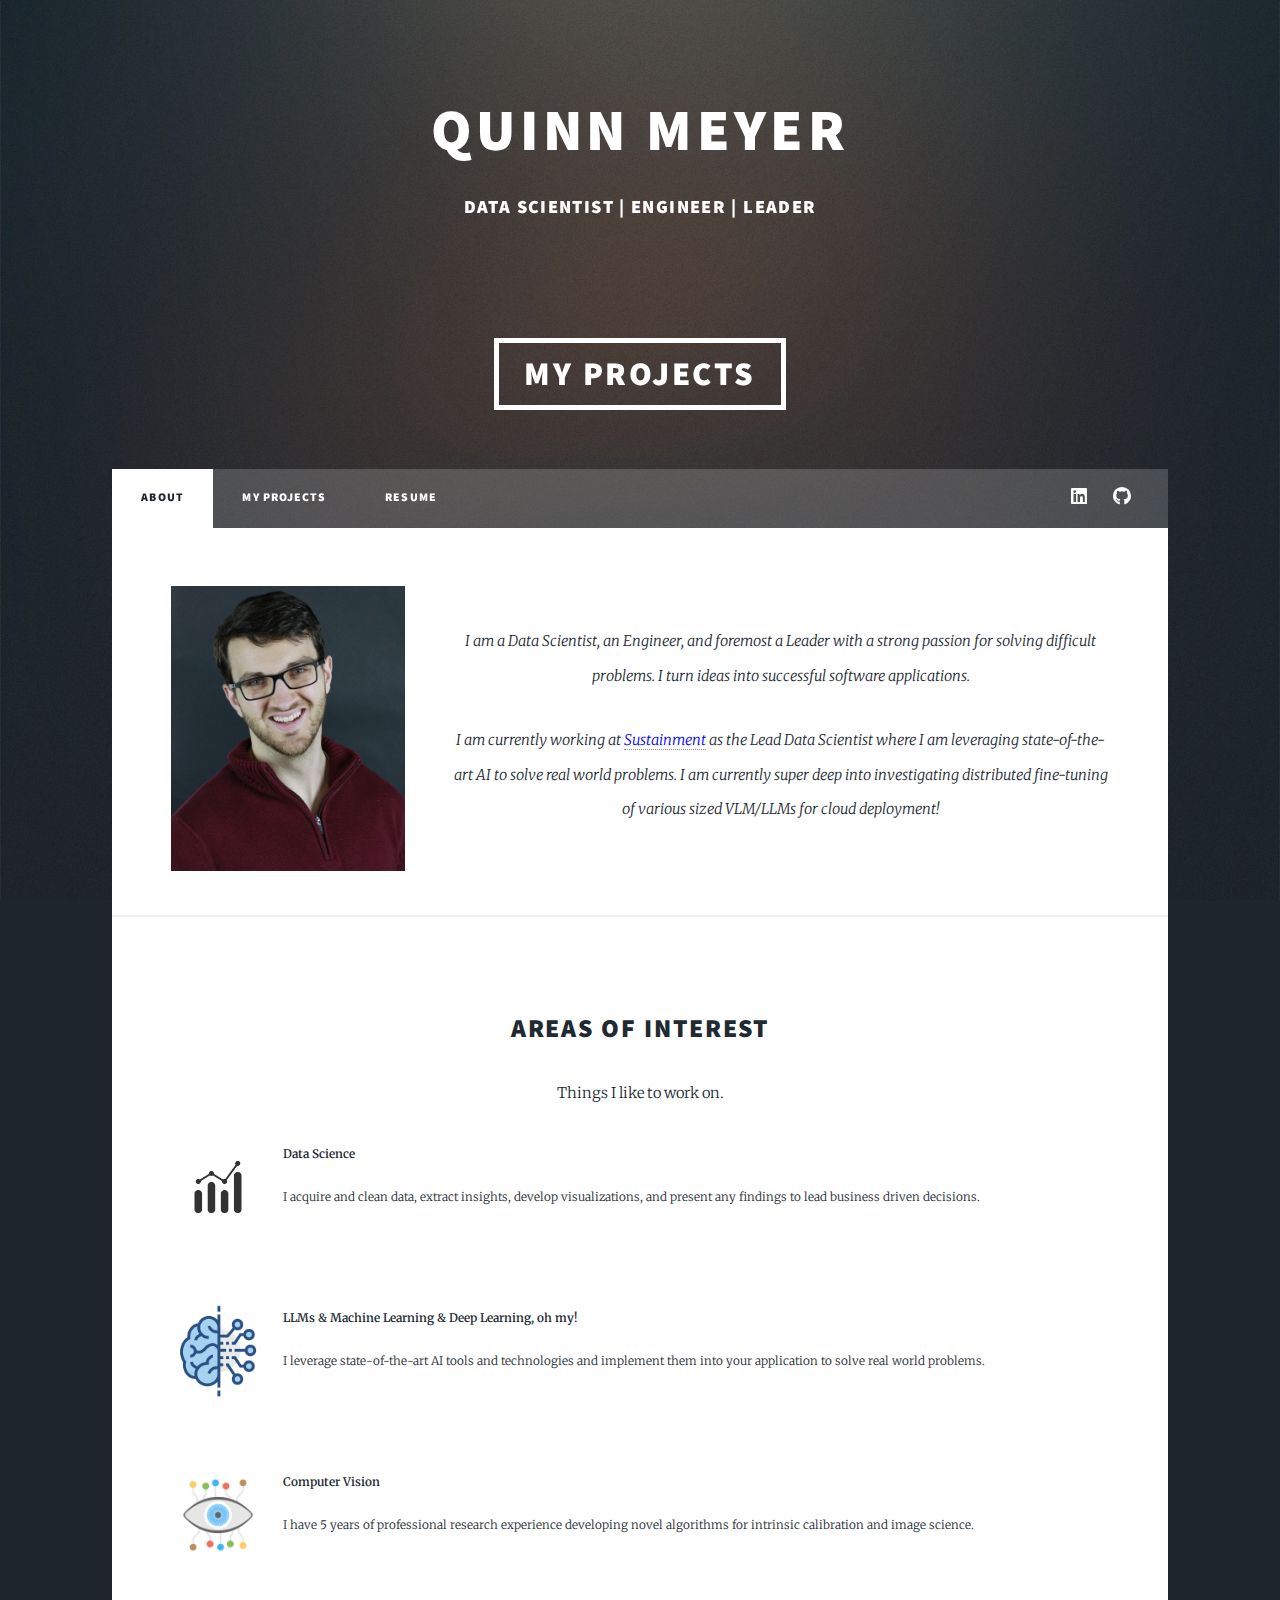
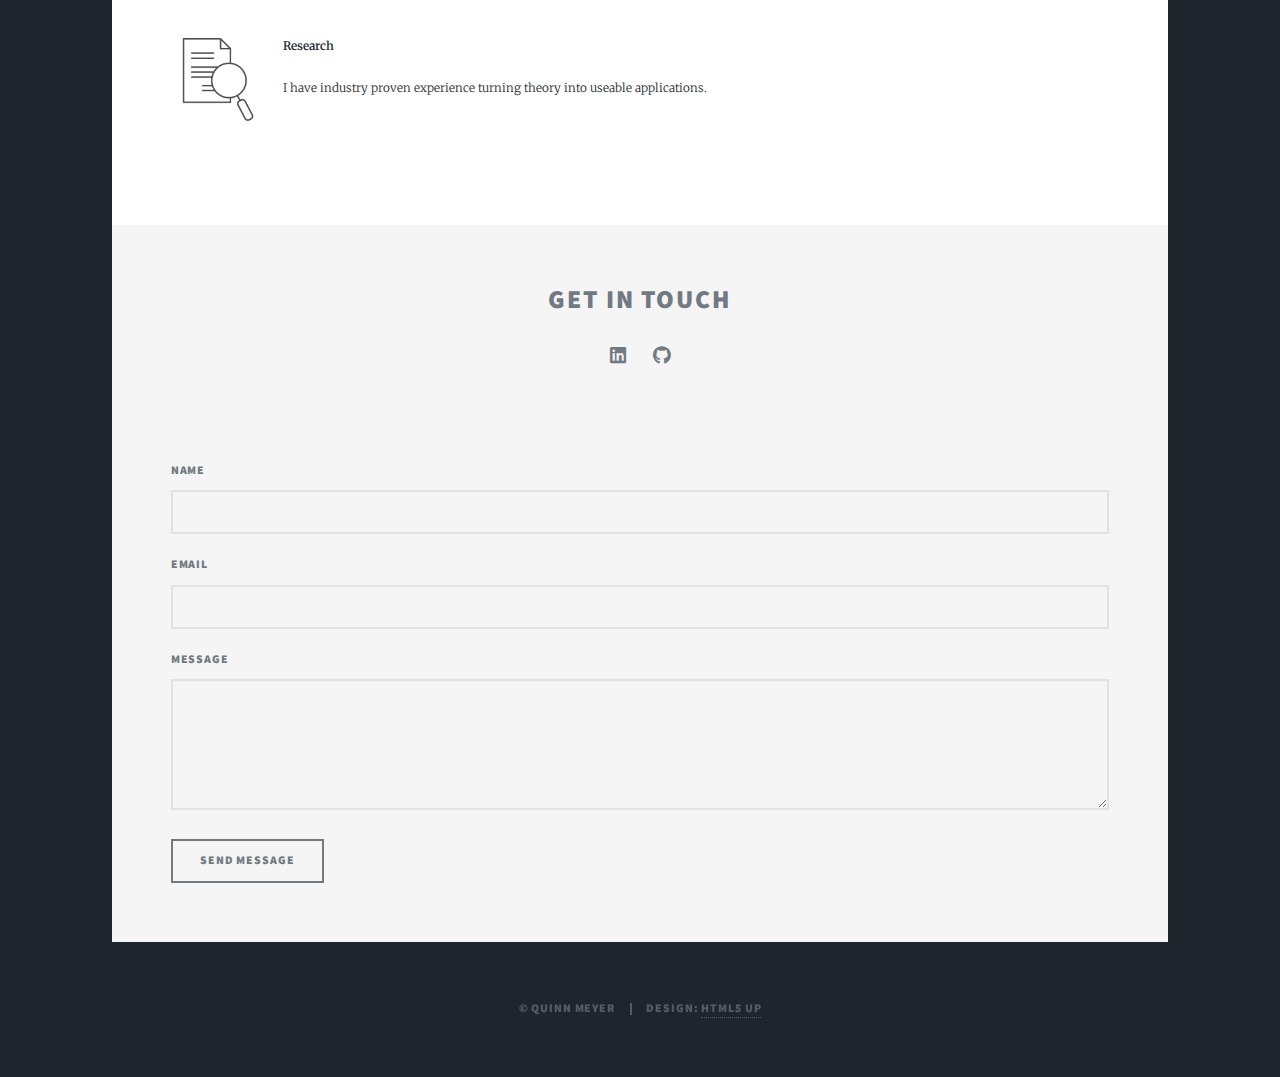
<file: index.html>
<!DOCTYPE HTML>
<!--
	Massively by HTML5 UP
	html5up.net | @ajlkn
	Free for personal and commercial use under the CCA 3.0 license (html5up.net/license)
-->
<html>
	<head>
		<title>Quinn Meyer - Home</title>
		<meta charset="utf-8" />
		<meta name="viewport" content="width=device-width, initial-scale=1, user-scalable=no" />
		<link rel="stylesheet" href="assets/css/main.css" />
		<noscript><link rel="stylesheet" href="assets/css/noscript.css" /></noscript>
	</head>
	<body class="is-preload">

		<!-- Wrapper -->
			<div id="wrapper" class="fade-in">

				<!-- Intro -->
				
					<div>
						<h1 style="color:white; text-align:center; padding-top:100px">
							Quinn Meyer</h1>
						<h3 style="color:white; text-align:center; padding-bottom:20px">
							Data Scientist 	| 	Engineer 	| 	Leader</h3>
						<p>&nbsp;</p>
						<header id="header">
						<a href="projects.html" class="logo">My Projects</a>
						</header>
					</div>

				<!-- Nav -->
					<nav id="nav">
						<ul class="links">
							<li class="active"><a href="/">about</a></li>
							<li><a href="projects.html">My Projects</a></li>
							<li><a href="resume/Quinn Meyer Resume.pdf">Resume</a></li>
						</ul>
						<ul class="icons">
							<li><a href="https://www.linkedin.com/in/quinn-meyer-27b4b51a3/" class="icon brands fa-linkedin"><span class="label">LinkedIn</span></a></li>
							<li><a href="https://github.com/Kwintonium" class="icon brands fa-github"><span class="label">GitHub</span></a></li>
						</ul>
					</nav>

				<!-- Main -->
					<div id="main">
						<!-- Featured Post -->
						<article>
							<header class="major">
								<img src="images/headshot.jpg" style="float:left; width:25%; margin-right: 5%; margin-bottom: 10%"/>
								<p style="padding: 4% 0% 0% 0%; font-size: 100%">I am a Data Scientist, an Engineer, and foremost a Leader with a strong passion for solving difficult problems. I turn ideas into successful software applications.</p>
								<p style="font-size: 100%">I am currently working at <a style="color:blue;" href="https://sustainment.tech/">Sustainment</a>  as the Lead Data Scientist where I am leveraging state-of-the-art AI to solve real world problems. I am currently super deep into investigating distributed fine-tuning of various sized VLM/LLMs for cloud deployment!</p>
								<!-- <a href="resume/Quinn Meyer Resume.pdf"><img src="images/resume.jpg" style="float:right; width:15%; margin-right: 5%;"/></a>
								<br> 
								<p style="padding: 5% 25% 2% 0%; font-size: 100%;">Check out my resume!</p> -->
							</header>
						</article>
						<article>
						<h2 style="margin-top:4%"><center>Areas of Interest</center></h2>
						<p><center>Things I like to work on.</center></p>
						<dl>
							<dt style="font-size:80%"><img src="images/analytics.jpg" style="float:left; width:10%; margin-right:2%;">Data Science</dt>
							<dd>
								<p style="font-size:80%">I acquire and clean data, extract insights, develop visualizations, and present any findings to lead business driven decisions.</p>
							</dd>
							<p>&nbsp;</p>
							<dt style="font-size:80%"><img src="images/ai.png" style="float:left; width:10%; margin-right:2%; margin-bottom:5%">LLMs & Machine Learning & Deep Learning, oh my!</dt>
							<dd>
								<p style="font-size:80%">I leverage state-of-the-art AI tools and technologies and implement them into your application to solve real world problems.</p>
							</dd>
							<p>&nbsp;</p>
							<dt style="font-size:80%"><img src="images/computer_vision.jpg" style="float:left; width:10%; margin-right:2%; margin-bottom:5%">Computer Vision</dt>
							<dd>
								<p style="font-size:80%">I have 5 years of professional research experience developing novel algorithms for intrinsic calibration and image science.</p>
							</dd>
							<p>&nbsp;</p>
							<dt style="font-size:80%"><img src="images/research.jpg" style="float:left; width:10%; margin-right:2%;">Research</dt>
							<dd>
								<p style="font-size:80%">I have industry proven experience turning theory into useable applications.</p>
							</dd> 
							<p>&nbsp;</p>
						</dl>
						</article>
					</div>
		
				<!-- Footer -->
					<footer id="footer">
						<section>
							<form method="post" action="https://formsubmit.co/e025fb56659c5836b9d246b00911af29" method="POST">
								<h2><center>Get in touch</center></h2>
								<center><ul class="icons">
									<li><a href="https://www.linkedin.com/in/quinn-meyer-27b4b51a3/" class="icon brands fa-linkedin"><span class="label">LinkedIn</span></a></li>
									<li><a href="https://github.com/Kwintonium" class="icon brands fa-github"><span class="label">GitHub</span></a></li>
								</ul></center>
								<p>&nbsp;</p>
								<div class="fields">
									<div class="field">
										<label for="name">Name</label>
										<input type="text" name="name" id="name" />
									</div>
									<div class="field">
										<label for="email">Email</label>
										<input type="text" name="email" id="email" />
									</div>
									<div class="field">
										<label for="message">Message</label>
										<textarea name="message" id="message" rows="3"></textarea>
									</div>
								</div>
								<ul class="actions">
									<li><input type="submit" value="Send Message" /></li>
								</ul>
							</form>
						</section>
					</footer>
					
				<!-- Copyright -->
					<div id="copyright">
						<ul><li>&copy; Quinn Meyer</li><li>Design: <a href="https://html5up.net">HTML5 UP</a></li></ul>
					</div>

			</div>

		<!-- Scripts -->
			<script src="assets/js/jquery.min.js"></script>
			<script src="assets/js/jquery.scrollex.min.js"></script>
			<script src="assets/js/jquery.scrolly.min.js"></script>
			<script src="assets/js/browser.min.js"></script>
			<script src="assets/js/breakpoints.min.js"></script>
			<script src="assets/js/util.js"></script>
			<script src="assets/js/main.js"></script>

	</body>
</html>
</file>
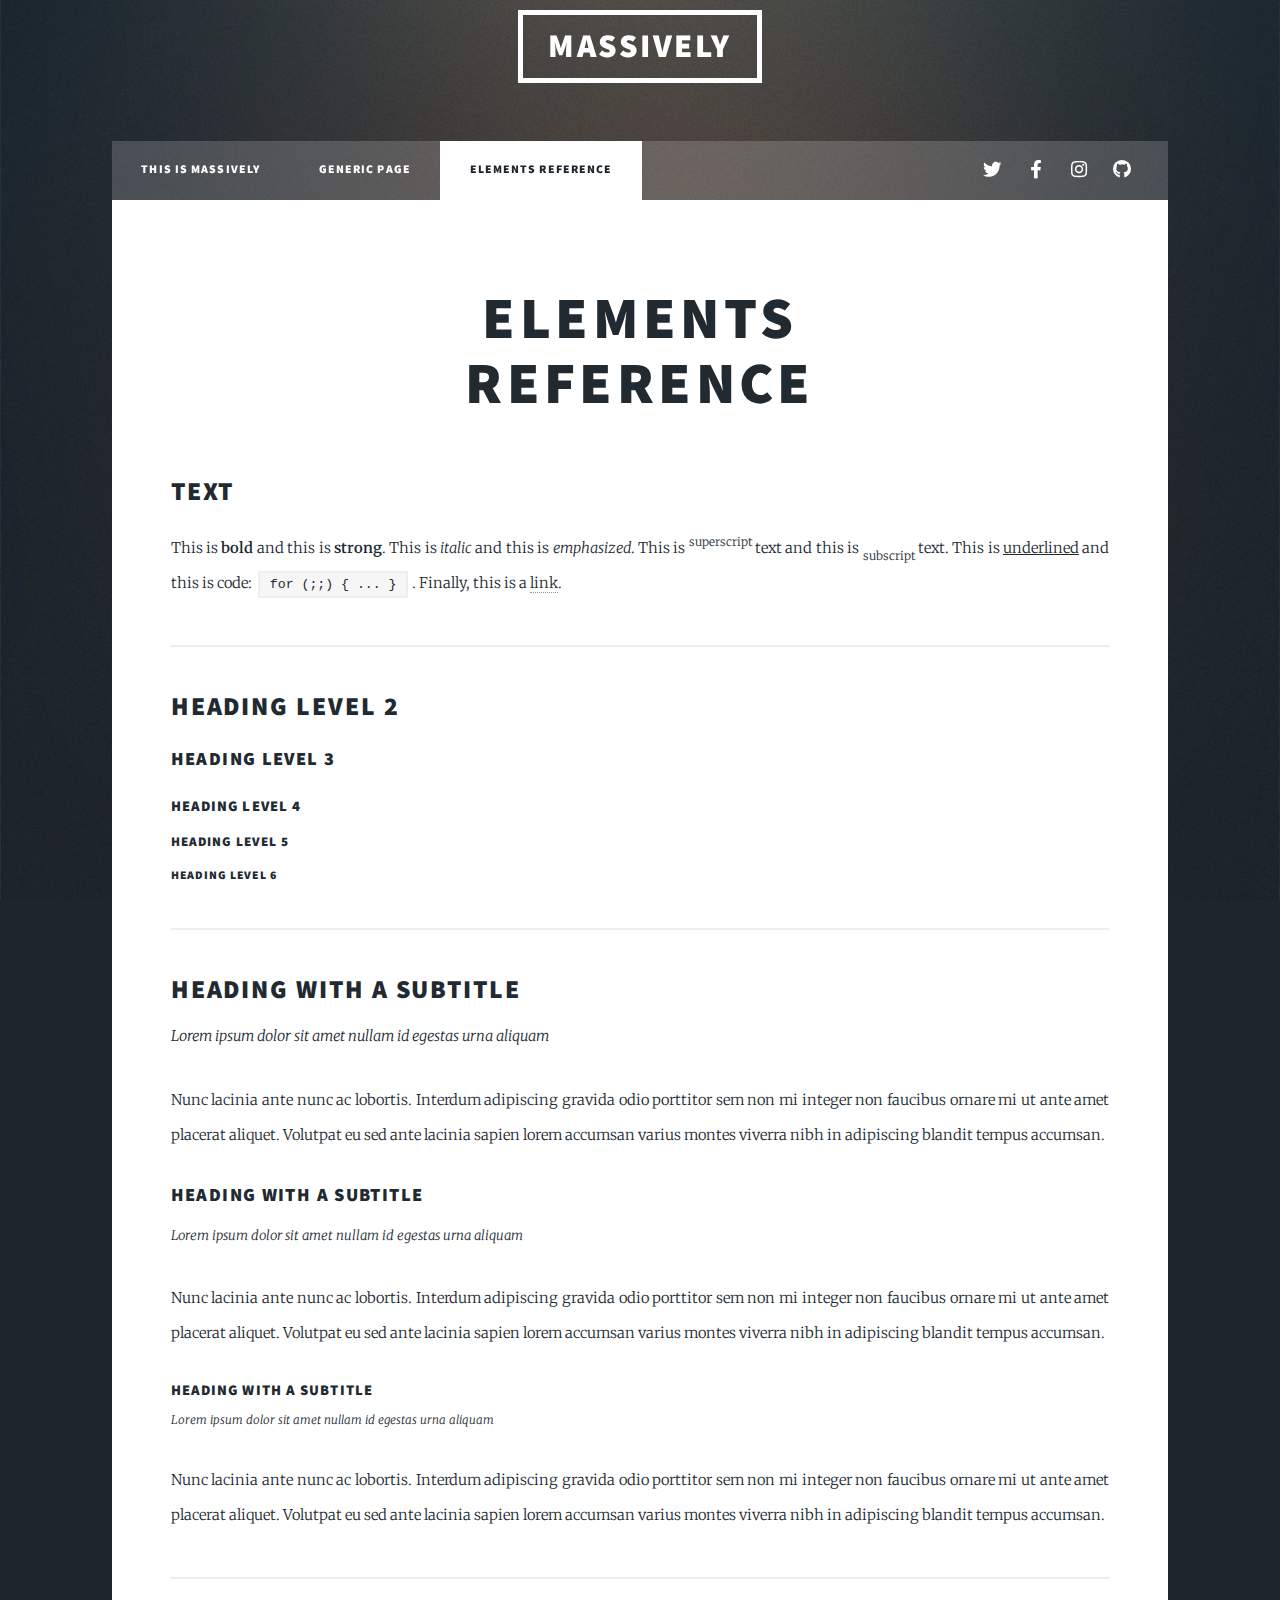
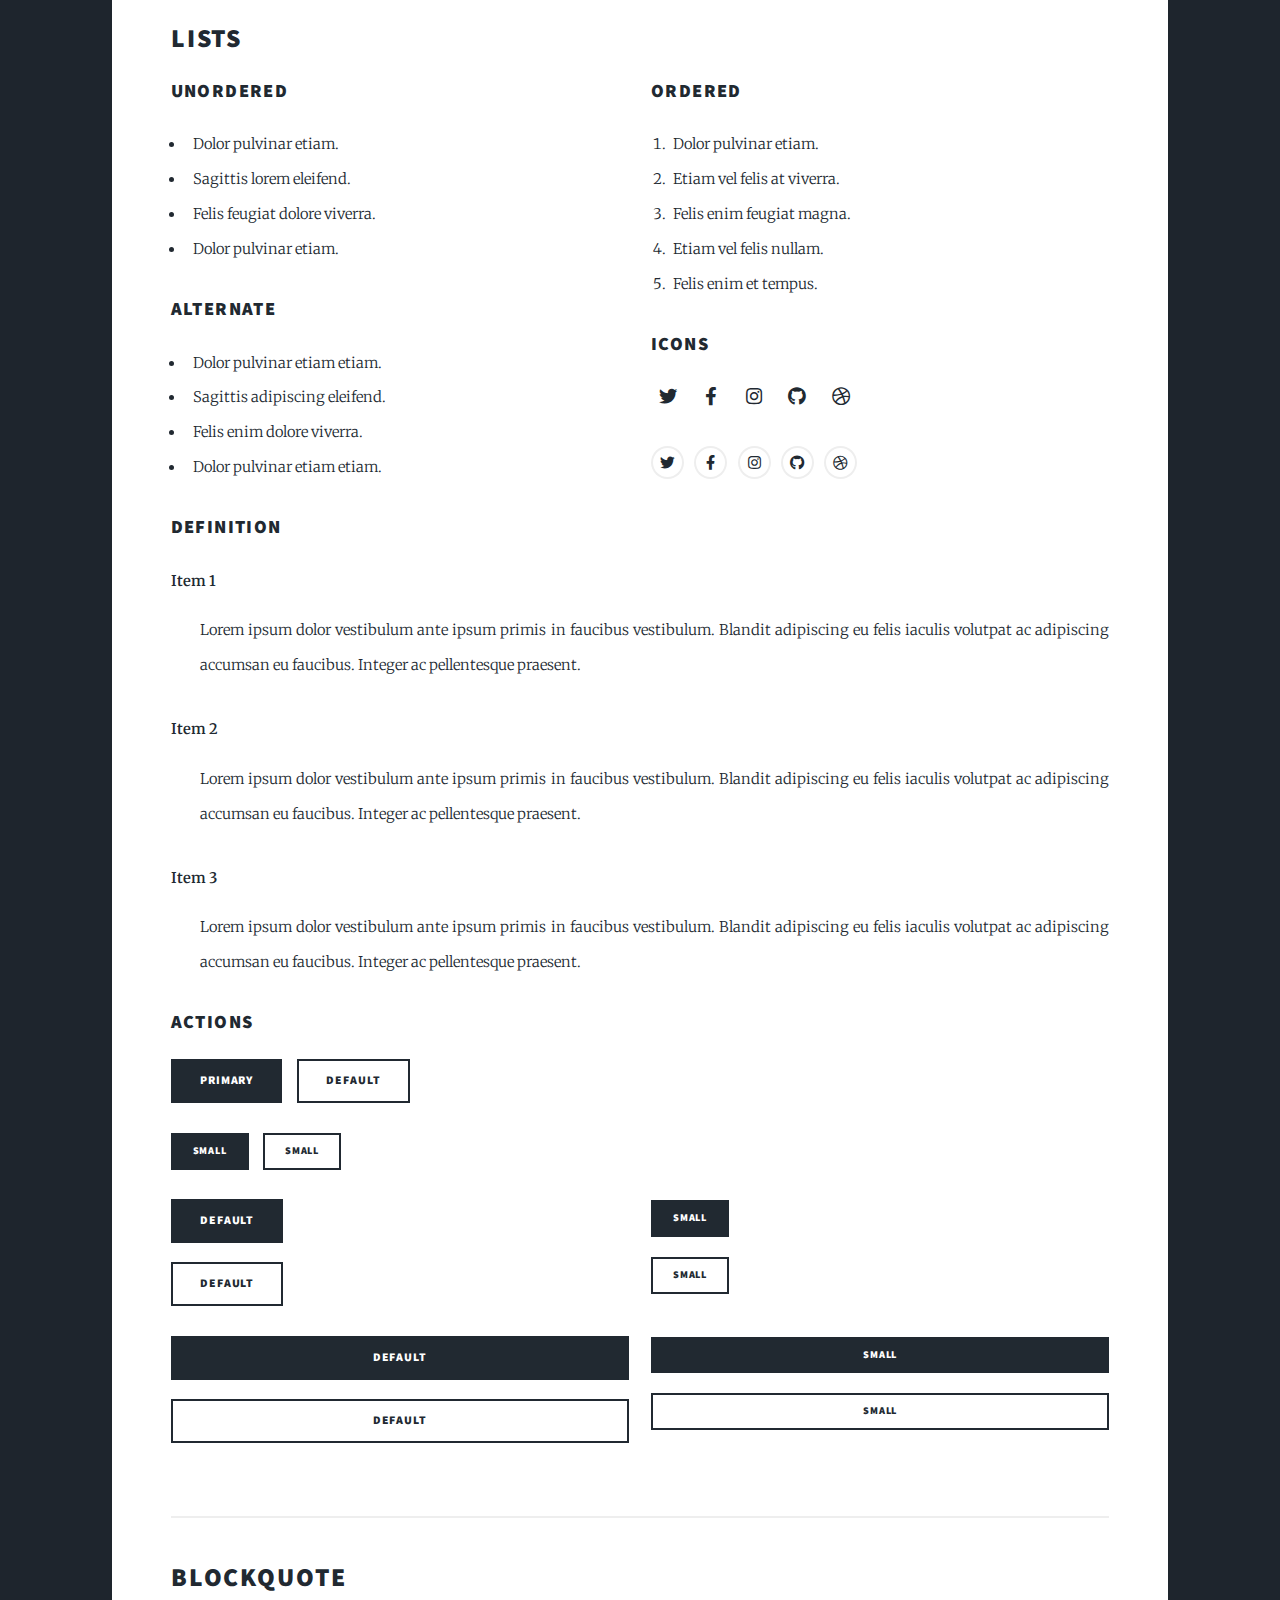
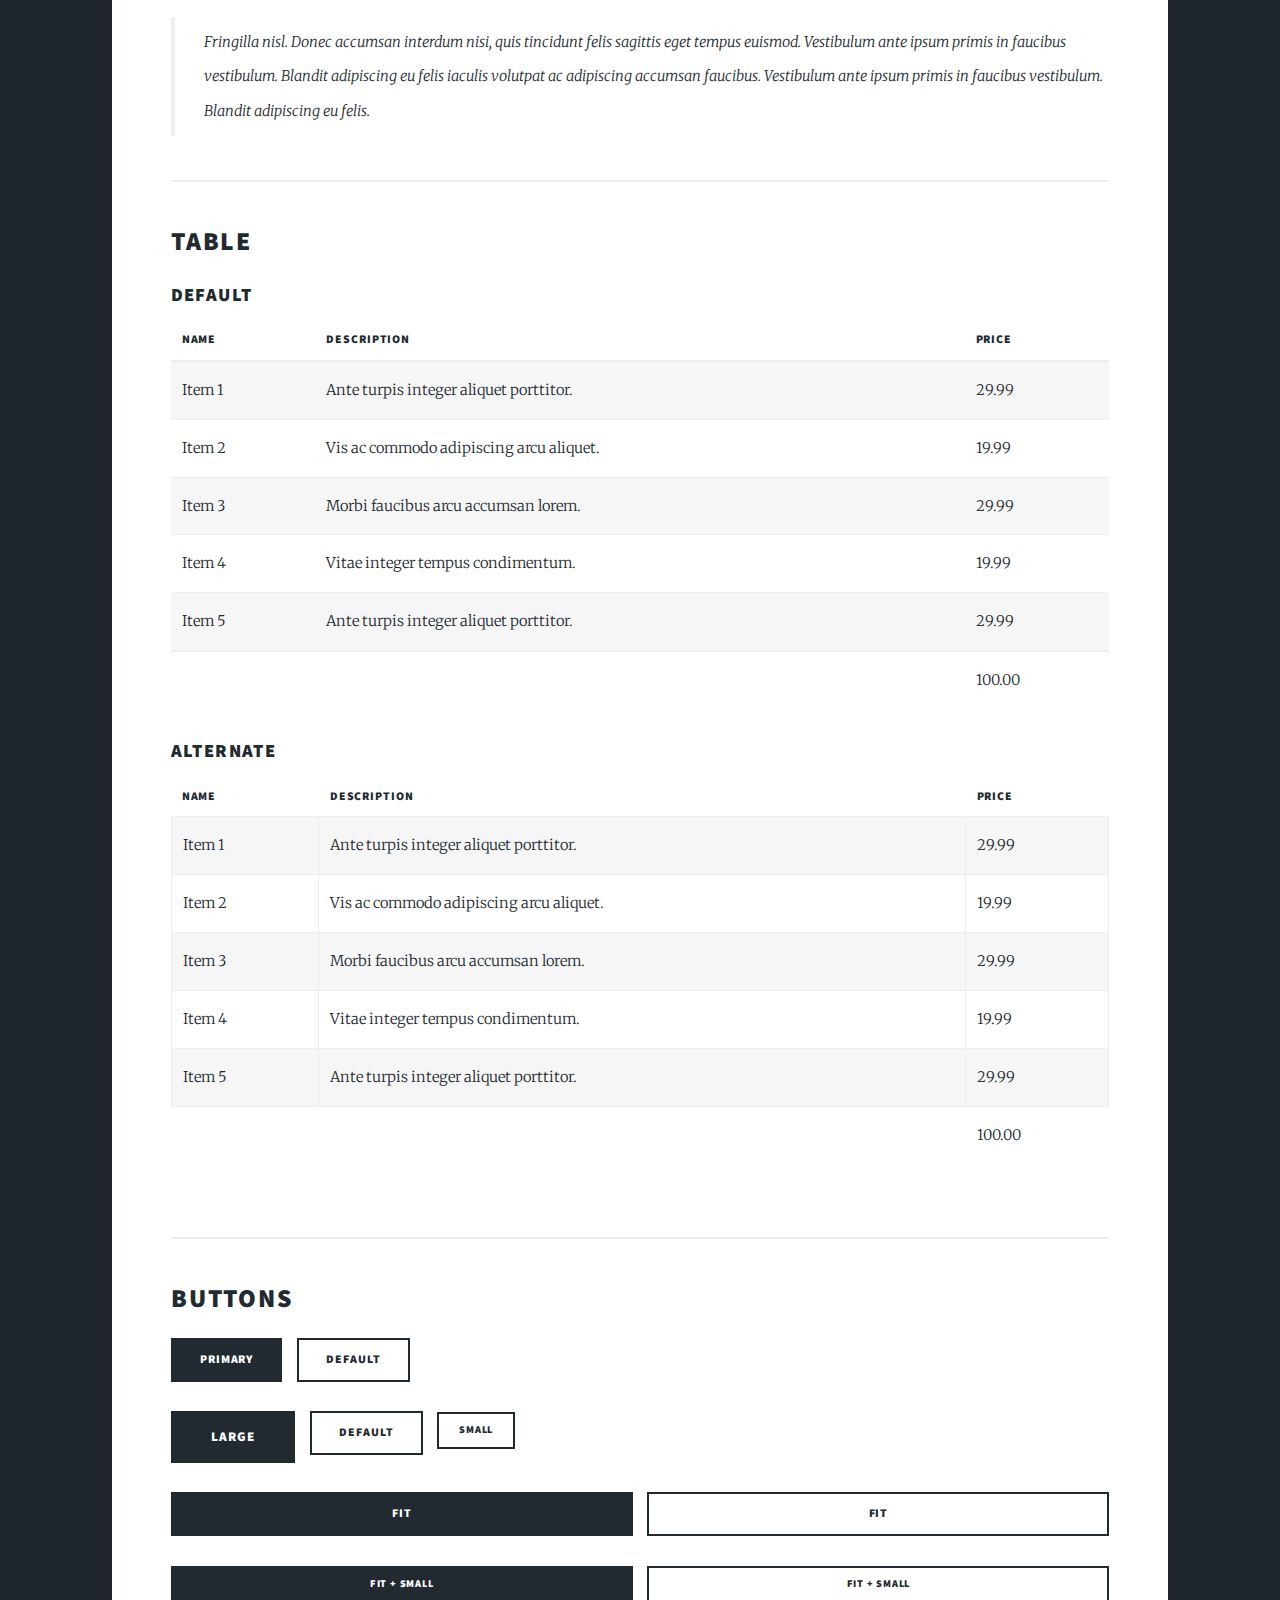
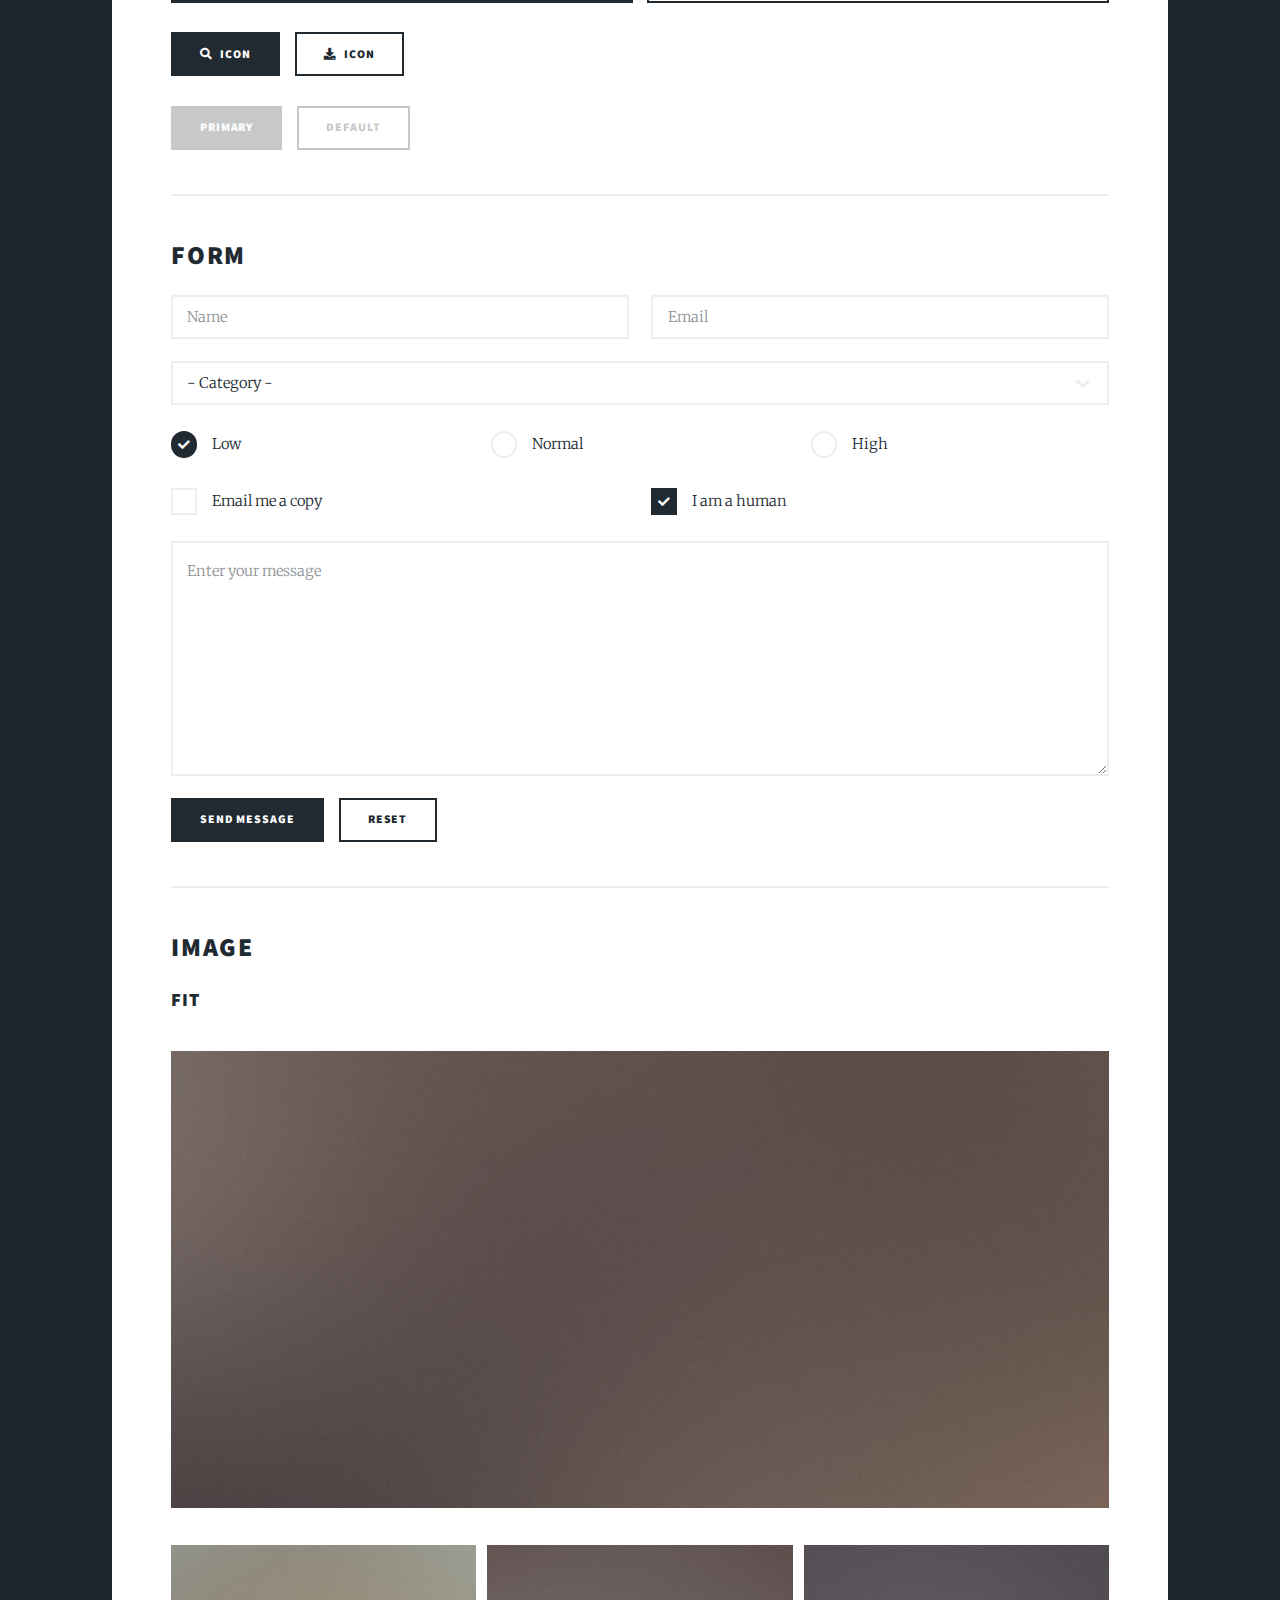
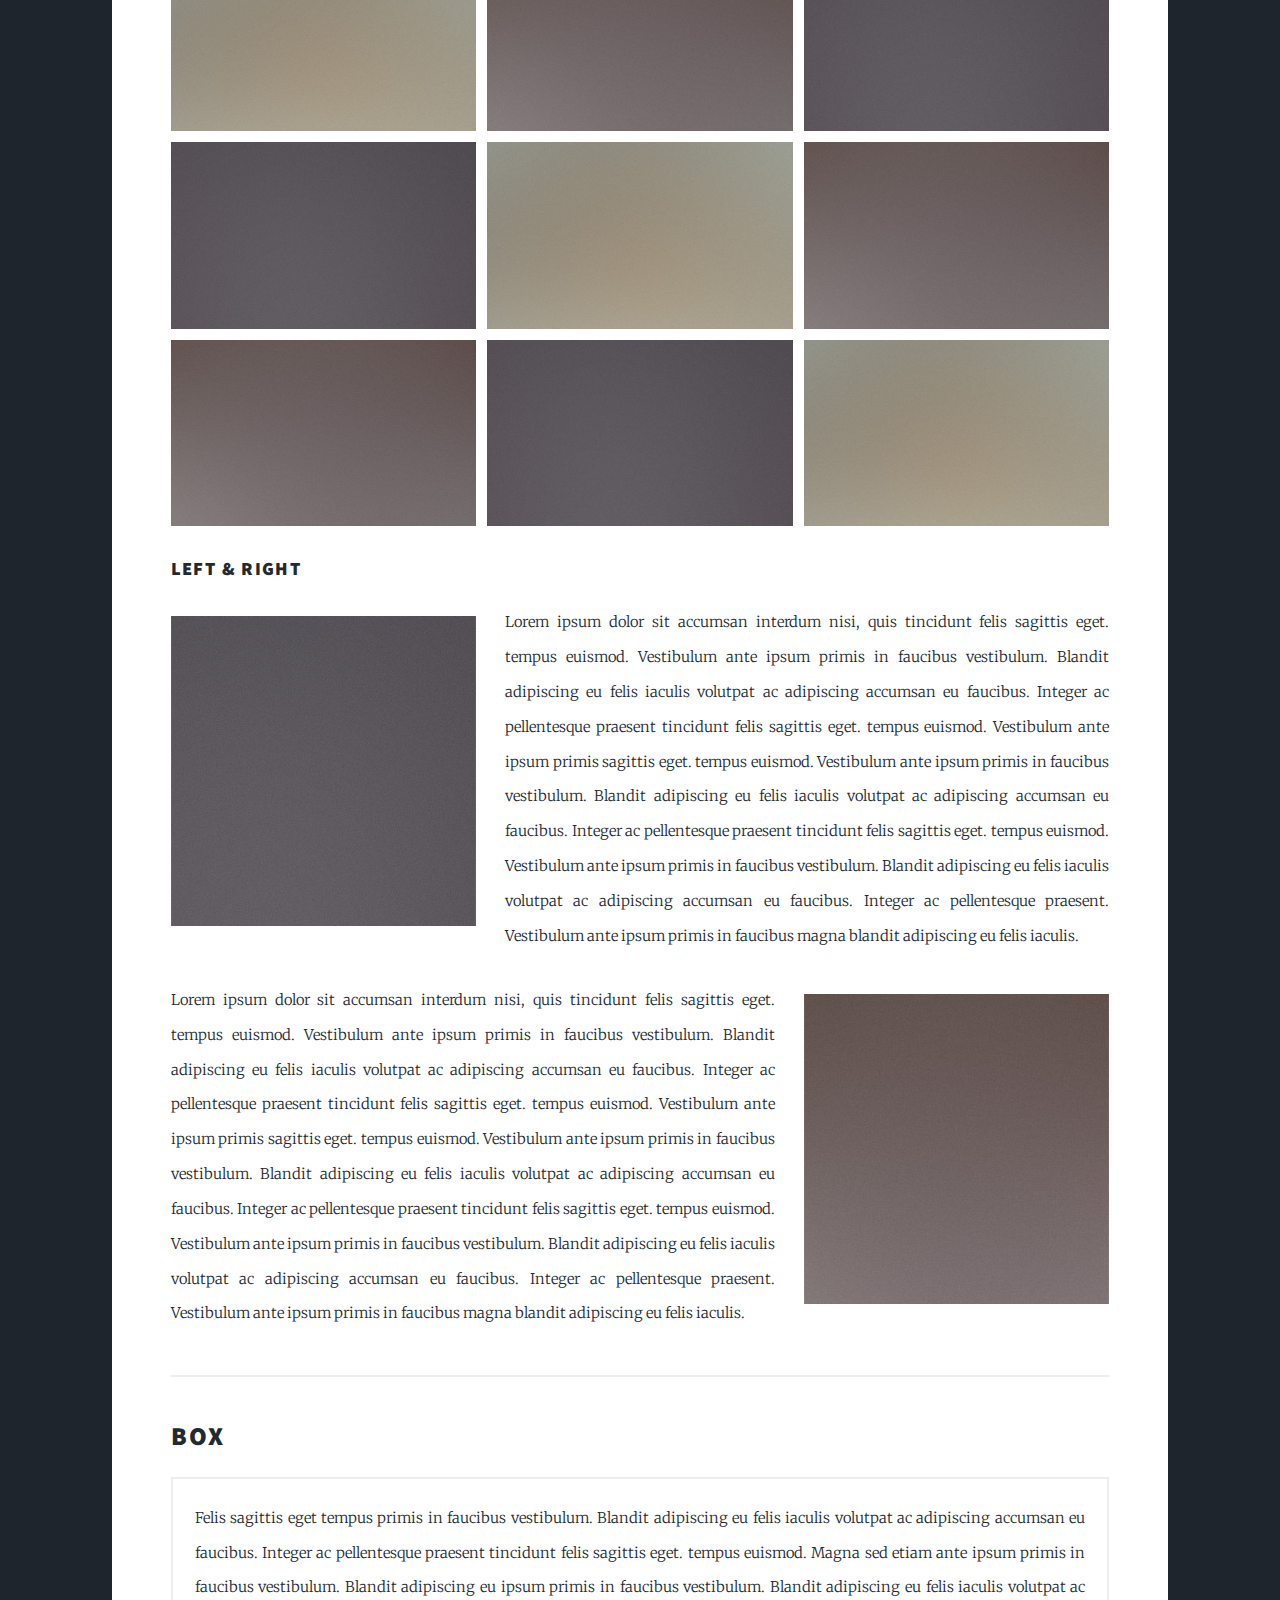
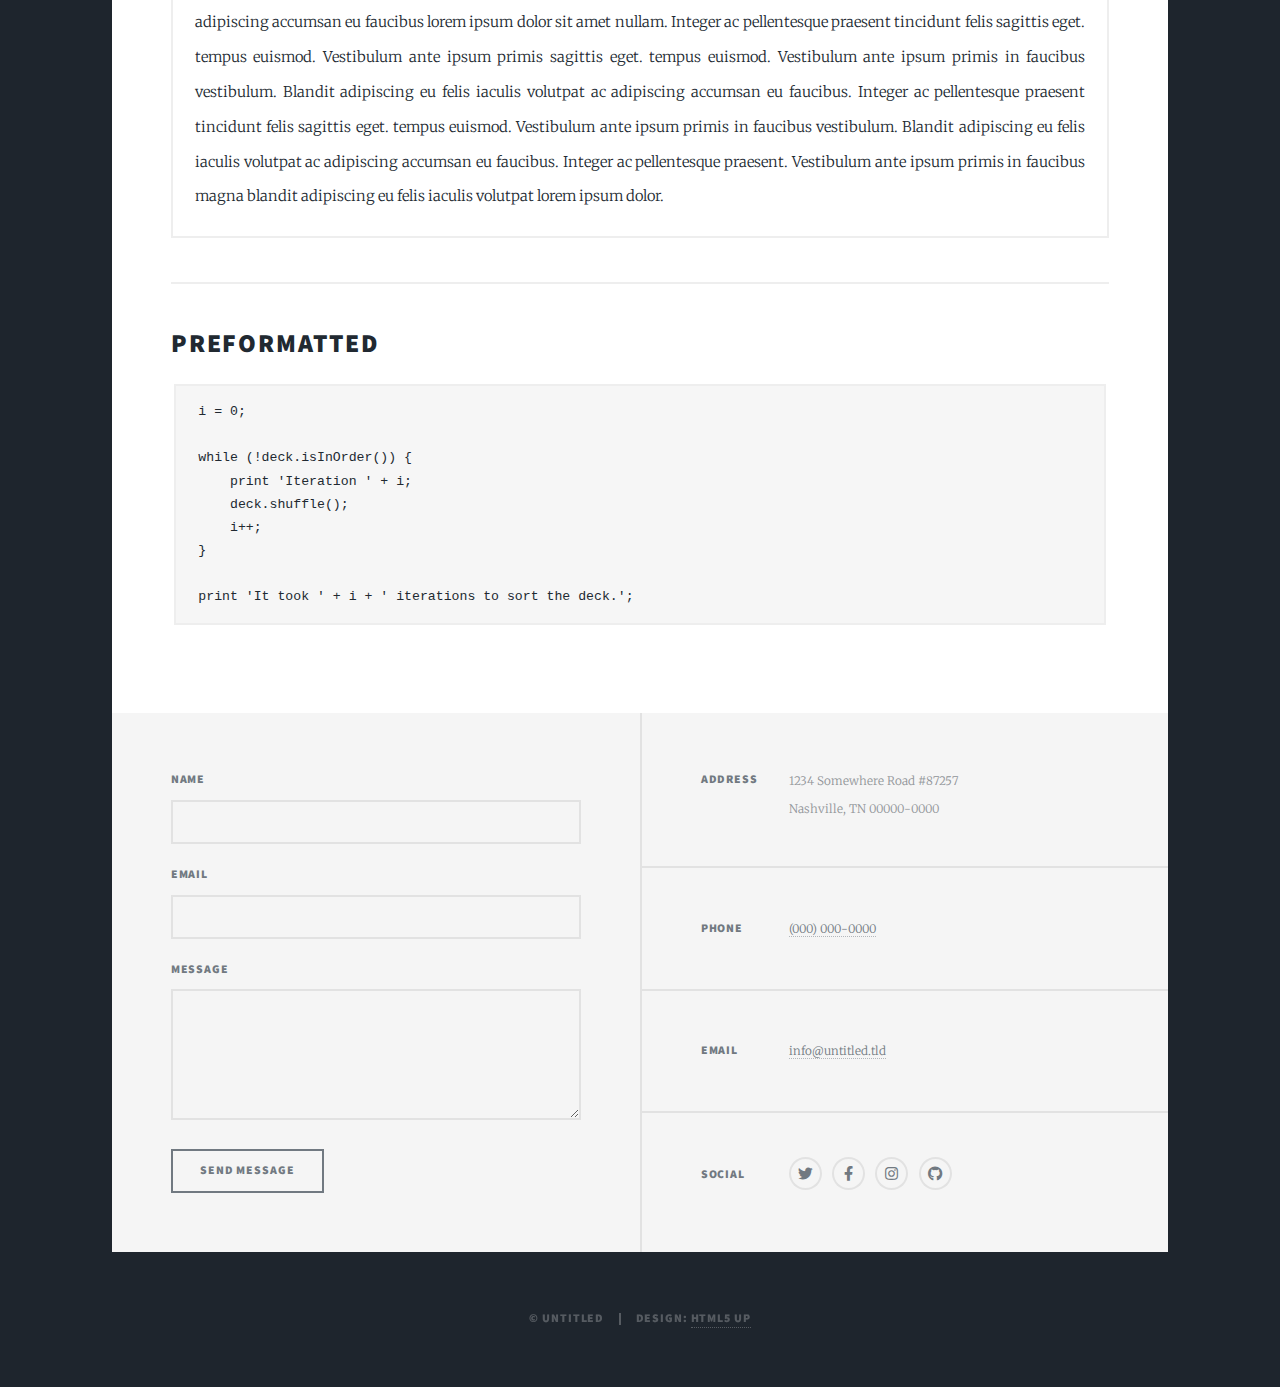
<file: elements.html>
<!DOCTYPE HTML>
<!--
	Massively by HTML5 UP
	html5up.net | @ajlkn
	Free for personal and commercial use under the CCA 3.0 license (html5up.net/license)
-->
<html>
	<head>
		<title>Elements Reference - Massively by HTML5 UP</title>
		<meta charset="utf-8" />
		<meta name="viewport" content="width=device-width, initial-scale=1, user-scalable=no" />
		<link rel="stylesheet" href="assets/css/main.css" />
		<noscript><link rel="stylesheet" href="assets/css/noscript.css" /></noscript>
	</head>
	<body class="is-preload">

		<!-- Wrapper -->
			<div id="wrapper">

				<!-- Header -->
					<header id="header">
						<a href="index.html" class="logo">Massively</a>
					</header>

				<!-- Nav -->
					<nav id="nav">
						<ul class="links">
							<li><a href="index.html">This is Massively</a></li>
							<li><a href="generic.html">Generic Page</a></li>
							<li class="active"><a href="elements.html">Elements Reference</a></li>
						</ul>
						<ul class="icons">
							<li><a href="#" class="icon brands fa-twitter"><span class="label">Twitter</span></a></li>
							<li><a href="#" class="icon brands fa-facebook-f"><span class="label">Facebook</span></a></li>
							<li><a href="#" class="icon brands fa-instagram"><span class="label">Instagram</span></a></li>
							<li><a href="#" class="icon brands fa-github"><span class="label">GitHub</span></a></li>
						</ul>
					</nav>

				<!-- Main -->
					<div id="main">

						<!-- Post -->
							<section class="post">
								<header class="major">
									<h1>Elements<br />
									Reference</h1>
								</header>

								<!-- Text stuff -->
									<h2>Text</h2>
									<p>This is <b>bold</b> and this is <strong>strong</strong>. This is <i>italic</i> and this is <em>emphasized</em>.
									This is <sup>superscript</sup> text and this is <sub>subscript</sub> text.
									This is <u>underlined</u> and this is code: <code>for (;;) { ... }</code>.
									Finally, this is a <a href="#">link</a>.</p>
									<hr />
									<h2>Heading Level 2</h2>
									<h3>Heading Level 3</h3>
									<h4>Heading Level 4</h4>
									<h5>Heading Level 5</h5>
									<h6>Heading Level 6</h6>
									<hr />
									<header>
										<h2>Heading with a Subtitle</h2>
										<p>Lorem ipsum dolor sit amet nullam id egestas urna aliquam</p>
									</header>
									<p>Nunc lacinia ante nunc ac lobortis. Interdum adipiscing gravida odio porttitor sem non mi integer non faucibus ornare mi ut ante amet placerat aliquet. Volutpat eu sed ante lacinia sapien lorem accumsan varius montes viverra nibh in adipiscing blandit tempus accumsan.</p>
									<header>
										<h3>Heading with a Subtitle</h3>
										<p>Lorem ipsum dolor sit amet nullam id egestas urna aliquam</p>
									</header>
									<p>Nunc lacinia ante nunc ac lobortis. Interdum adipiscing gravida odio porttitor sem non mi integer non faucibus ornare mi ut ante amet placerat aliquet. Volutpat eu sed ante lacinia sapien lorem accumsan varius montes viverra nibh in adipiscing blandit tempus accumsan.</p>
									<header>
										<h4>Heading with a Subtitle</h4>
										<p>Lorem ipsum dolor sit amet nullam id egestas urna aliquam</p>
									</header>
									<p>Nunc lacinia ante nunc ac lobortis. Interdum adipiscing gravida odio porttitor sem non mi integer non faucibus ornare mi ut ante amet placerat aliquet. Volutpat eu sed ante lacinia sapien lorem accumsan varius montes viverra nibh in adipiscing blandit tempus accumsan.</p>

									<hr />

								<!-- Lists -->
									<h2>Lists</h2>
									<div class="row">
										<div class="col-6 col-12-small">

											<h3>Unordered</h3>
											<ul>
												<li>Dolor pulvinar etiam.</li>
												<li>Sagittis lorem eleifend.</li>
												<li>Felis feugiat dolore viverra.</li>
												<li>Dolor pulvinar etiam.</li>
											</ul>

											<h3>Alternate</h3>
											<ul class="alt">
												<li>Dolor pulvinar etiam etiam.</li>
												<li>Sagittis adipiscing eleifend.</li>
												<li>Felis enim dolore viverra.</li>
												<li>Dolor pulvinar etiam etiam.</li>
											</ul>

										</div>
										<div class="col-6 col-12-small">

											<h3>Ordered</h3>
											<ol>
												<li>Dolor pulvinar etiam.</li>
												<li>Etiam vel felis at viverra.</li>
												<li>Felis enim feugiat magna.</li>
												<li>Etiam vel felis nullam.</li>
												<li>Felis enim et tempus.</li>
											</ol>

											<h3>Icons</h3>
											<ul class="icons">
												<li><a href="#" class="icon brands fa-twitter"><span class="label">Twitter</span></a></li>
												<li><a href="#" class="icon brands fa-facebook-f"><span class="label">Facebook</span></a></li>
												<li><a href="#" class="icon brands fa-instagram"><span class="label">Instagram</span></a></li>
												<li><a href="#" class="icon brands fa-github"><span class="label">Github</span></a></li>
												<li><a href="#" class="icon brands fa-dribbble"><span class="label">Dribbble</span></a></li>
											</ul>
											<ul class="icons alt">
												<li><a href="#" class="icon brands alt fa-twitter"><span class="label">Twitter</span></a></li>
												<li><a href="#" class="icon brands alt fa-facebook-f"><span class="label">Facebook</span></a></li>
												<li><a href="#" class="icon brands alt fa-instagram"><span class="label">Instagram</span></a></li>
												<li><a href="#" class="icon brands alt fa-github"><span class="label">Github</span></a></li>
												<li><a href="#" class="icon brands alt fa-dribbble"><span class="label">Dribbble</span></a></li>
											</ul>

										</div>
									</div>
									<h3>Definition</h3>
									<dl>
										<dt>Item 1</dt>
										<dd>
											<p>Lorem ipsum dolor vestibulum ante ipsum primis in faucibus vestibulum. Blandit adipiscing eu felis iaculis volutpat ac adipiscing accumsan eu faucibus. Integer ac pellentesque praesent.</p>
										</dd>
										<dt>Item 2</dt>
										<dd>
											<p>Lorem ipsum dolor vestibulum ante ipsum primis in faucibus vestibulum. Blandit adipiscing eu felis iaculis volutpat ac adipiscing accumsan eu faucibus. Integer ac pellentesque praesent.</p>
										</dd>
										<dt>Item 3</dt>
										<dd>
											<p>Lorem ipsum dolor vestibulum ante ipsum primis in faucibus vestibulum. Blandit adipiscing eu felis iaculis volutpat ac adipiscing accumsan eu faucibus. Integer ac pellentesque praesent.</p>
										</dd>
									</dl>

									<h3>Actions</h3>
									<ul class="actions">
										<li><a href="#" class="button primary">Primary</a></li>
										<li><a href="#" class="button">Default</a></li>
									</ul>
									<ul class="actions small">
										<li><a href="#" class="button primary small">Small</a></li>
										<li><a href="#" class="button small">Small</a></li>
									</ul>
									<div class="row">
										<div class="col-6 col-12-small">
											<ul class="actions stacked">
												<li><a href="#" class="button primary">Default</a></li>
												<li><a href="#" class="button">Default</a></li>
											</ul>
										</div>
										<div class="col-6 col-12-small">
											<ul class="actions stacked">
												<li><a href="#" class="button primary small">Small</a></li>
												<li><a href="#" class="button small">Small</a></li>
											</ul>
										</div>
									</div>
									<div class="row">
										<div class="col-6 col-12-small">
											<ul class="actions stacked">
												<li><a href="#" class="button primary fit">Default</a></li>
												<li><a href="#" class="button fit">Default</a></li>
											</ul>
										</div>
										<div class="col-6 col-12-small">
											<ul class="actions stacked">
												<li><a href="#" class="button primary small fit">Small</a></li>
												<li><a href="#" class="button small fit">Small</a></li>
											</ul>
										</div>
									</div>

									<hr />

								<!-- Blockquote -->
									<h2>Blockquote</h2>
									<blockquote>Fringilla nisl. Donec accumsan interdum nisi, quis tincidunt felis sagittis eget tempus euismod. Vestibulum ante ipsum primis in faucibus vestibulum. Blandit adipiscing eu felis iaculis volutpat ac adipiscing accumsan faucibus. Vestibulum ante ipsum primis in faucibus vestibulum. Blandit adipiscing eu felis.</blockquote>

									<hr />

								<!-- Table -->
									<h2>Table</h2>

									<h3>Default</h3>
									<div class="table-wrapper">
										<table>
											<thead>
												<tr>
													<th>Name</th>
													<th>Description</th>
													<th>Price</th>
												</tr>
											</thead>
											<tbody>
												<tr>
													<td>Item 1</td>
													<td>Ante turpis integer aliquet porttitor.</td>
													<td>29.99</td>
												</tr>
												<tr>
													<td>Item 2</td>
													<td>Vis ac commodo adipiscing arcu aliquet.</td>
													<td>19.99</td>
												</tr>
												<tr>
													<td>Item 3</td>
													<td> Morbi faucibus arcu accumsan lorem.</td>
													<td>29.99</td>
												</tr>
												<tr>
													<td>Item 4</td>
													<td>Vitae integer tempus condimentum.</td>
													<td>19.99</td>
												</tr>
												<tr>
													<td>Item 5</td>
													<td>Ante turpis integer aliquet porttitor.</td>
													<td>29.99</td>
												</tr>
											</tbody>
											<tfoot>
												<tr>
													<td colspan="2"></td>
													<td>100.00</td>
												</tr>
											</tfoot>
										</table>
									</div>

									<h3>Alternate</h3>
									<div class="table-wrapper">
										<table class="alt">
											<thead>
												<tr>
													<th>Name</th>
													<th>Description</th>
													<th>Price</th>
												</tr>
											</thead>
											<tbody>
												<tr>
													<td>Item 1</td>
													<td>Ante turpis integer aliquet porttitor.</td>
													<td>29.99</td>
												</tr>
												<tr>
													<td>Item 2</td>
													<td>Vis ac commodo adipiscing arcu aliquet.</td>
													<td>19.99</td>
												</tr>
												<tr>
													<td>Item 3</td>
													<td> Morbi faucibus arcu accumsan lorem.</td>
													<td>29.99</td>
												</tr>
												<tr>
													<td>Item 4</td>
													<td>Vitae integer tempus condimentum.</td>
													<td>19.99</td>
												</tr>
												<tr>
													<td>Item 5</td>
													<td>Ante turpis integer aliquet porttitor.</td>
													<td>29.99</td>
												</tr>
											</tbody>
											<tfoot>
												<tr>
													<td colspan="2"></td>
													<td>100.00</td>
												</tr>
											</tfoot>
										</table>
									</div>

									<hr />

								<!-- Buttons -->
									<h2>Buttons</h2>
									<ul class="actions">
										<li><a href="#" class="button primary">Primary</a></li>
										<li><a href="#" class="button">Default</a></li>
									</ul>
									<ul class="actions">
										<li><a href="#" class="button primary large">Large</a></li>
										<li><a href="#" class="button">Default</a></li>
										<li><a href="#" class="button small">Small</a></li>
									</ul>
									<ul class="actions fit">
										<li><a href="#" class="button primary fit">Fit</a></li>
										<li><a href="#" class="button fit">Fit</a></li>
									</ul>
									<ul class="actions fit small">
										<li><a href="#" class="button primary fit small">Fit + Small</a></li>
										<li><a href="#" class="button fit small">Fit + Small</a></li>
									</ul>
									<ul class="actions">
										<li><a href="#" class="button primary icon solid fa-search">Icon</a></li>
										<li><a href="#" class="button icon solid fa-download">Icon</a></li>
									</ul>
									<ul class="actions">
										<li><span class="button primary disabled">Primary</span></li>
										<li><span class="button disabled">Default</span></li>
									</ul>

									<hr />

								<!-- Form -->
									<h2>Form</h2>

									<form method="post" action="#">
										<div class="row gtr-uniform">
											<div class="col-6 col-12-xsmall">
												<input type="text" name="demo-name" id="demo-name" value="" placeholder="Name" />
											</div>
											<div class="col-6 col-12-xsmall">
												<input type="email" name="demo-email" id="demo-email" value="" placeholder="Email" />
											</div>
											<!-- Break -->
											<div class="col-12">
												<select name="demo-category" id="demo-category">
													<option value="">- Category -</option>
													<option value="1">Manufacturing</option>
													<option value="1">Shipping</option>
													<option value="1">Administration</option>
													<option value="1">Human Resources</option>
												</select>
											</div>
											<!-- Break -->
											<div class="col-4 col-12-small">
												<input type="radio" id="demo-priority-low" name="demo-priority" checked>
												<label for="demo-priority-low">Low</label>
											</div>
											<div class="col-4 col-12-small">
												<input type="radio" id="demo-priority-normal" name="demo-priority">
												<label for="demo-priority-normal">Normal</label>
											</div>
											<div class="col-4 col-12-small">
												<input type="radio" id="demo-priority-high" name="demo-priority">
												<label for="demo-priority-high">High</label>
											</div>
											<!-- Break -->
											<div class="col-6 col-12-small">
												<input type="checkbox" id="demo-copy" name="demo-copy">
												<label for="demo-copy">Email me a copy</label>
											</div>
											<div class="col-6 col-12-small">
												<input type="checkbox" id="demo-human" name="demo-human" checked>
												<label for="demo-human">I am a human</label>
											</div>
											<!-- Break -->
											<div class="col-12">
												<textarea name="demo-message" id="demo-message" placeholder="Enter your message" rows="6"></textarea>
											</div>
											<!-- Break -->
											<div class="col-12">
												<ul class="actions">
													<li><input type="submit" value="Send Message" class="primary" /></li>
													<li><input type="reset" value="Reset" /></li>
												</ul>
											</div>
										</div>
									</form>

									<hr />

								<!-- Image -->
									<h2>Image</h2>

									<h3>Fit</h3>
									<span class="image fit"><img src="images/pic01.jpg" alt="" /></span>
									<div class="box alt">
										<div class="row gtr-50 gtr-uniform">
											<div class="col-4"><span class="image fit"><img src="images/pic02.jpg" alt="" /></span></div>
											<div class="col-4"><span class="image fit"><img src="images/pic03.jpg" alt="" /></span></div>
											<div class="col-4"><span class="image fit"><img src="images/pic04.jpg" alt="" /></span></div>
											<!-- Break -->
											<div class="col-4"><span class="image fit"><img src="images/pic04.jpg" alt="" /></span></div>
											<div class="col-4"><span class="image fit"><img src="images/pic02.jpg" alt="" /></span></div>
											<div class="col-4"><span class="image fit"><img src="images/pic03.jpg" alt="" /></span></div>
											<!-- Break -->
											<div class="col-4"><span class="image fit"><img src="images/pic03.jpg" alt="" /></span></div>
											<div class="col-4"><span class="image fit"><img src="images/pic04.jpg" alt="" /></span></div>
											<div class="col-4"><span class="image fit"><img src="images/pic02.jpg" alt="" /></span></div>
										</div>
									</div>

									<h3>Left &amp; Right</h3>
									<p><span class="image left"><img src="images/pic08.jpg" alt="" /></span>Lorem ipsum dolor sit accumsan interdum nisi, quis tincidunt felis sagittis eget. tempus euismod. Vestibulum ante ipsum primis in faucibus vestibulum. Blandit adipiscing eu felis iaculis volutpat ac adipiscing accumsan eu faucibus. Integer ac pellentesque praesent tincidunt felis sagittis eget. tempus euismod. Vestibulum ante ipsum primis sagittis eget. tempus euismod. Vestibulum ante ipsum primis in faucibus vestibulum. Blandit adipiscing eu felis iaculis volutpat ac adipiscing accumsan eu faucibus. Integer ac pellentesque praesent tincidunt felis sagittis eget. tempus euismod. Vestibulum ante ipsum primis in faucibus vestibulum. Blandit adipiscing eu felis iaculis volutpat ac adipiscing accumsan eu faucibus. Integer ac pellentesque praesent. Vestibulum ante ipsum primis in faucibus magna blandit adipiscing eu felis iaculis.</p>
									<p><span class="image right"><img src="images/pic09.jpg" alt="" /></span>Lorem ipsum dolor sit accumsan interdum nisi, quis tincidunt felis sagittis eget. tempus euismod. Vestibulum ante ipsum primis in faucibus vestibulum. Blandit adipiscing eu felis iaculis volutpat ac adipiscing accumsan eu faucibus. Integer ac pellentesque praesent tincidunt felis sagittis eget. tempus euismod. Vestibulum ante ipsum primis sagittis eget. tempus euismod. Vestibulum ante ipsum primis in faucibus vestibulum. Blandit adipiscing eu felis iaculis volutpat ac adipiscing accumsan eu faucibus. Integer ac pellentesque praesent tincidunt felis sagittis eget. tempus euismod. Vestibulum ante ipsum primis in faucibus vestibulum. Blandit adipiscing eu felis iaculis volutpat ac adipiscing accumsan eu faucibus. Integer ac pellentesque praesent. Vestibulum ante ipsum primis in faucibus magna blandit adipiscing eu felis iaculis.</p>

									<hr />

								<!-- Box -->
									<h2>Box</h2>
									<div class="box">
										<p>Felis sagittis eget tempus primis in faucibus vestibulum. Blandit adipiscing eu felis iaculis volutpat ac adipiscing accumsan eu faucibus. Integer ac pellentesque praesent tincidunt felis sagittis eget. tempus euismod. Magna sed etiam ante ipsum primis in faucibus vestibulum. Blandit adipiscing eu ipsum primis in faucibus vestibulum. Blandit adipiscing eu felis iaculis volutpat ac adipiscing accumsan eu faucibus lorem ipsum dolor sit amet nullam. Integer ac pellentesque praesent tincidunt felis sagittis eget. tempus euismod. Vestibulum ante ipsum primis sagittis eget. tempus euismod. Vestibulum ante ipsum primis in faucibus vestibulum. Blandit adipiscing eu felis iaculis volutpat ac adipiscing accumsan eu faucibus. Integer ac pellentesque praesent tincidunt felis sagittis eget. tempus euismod. Vestibulum ante ipsum primis in faucibus vestibulum. Blandit adipiscing eu felis iaculis volutpat ac adipiscing accumsan eu faucibus. Integer ac pellentesque praesent. Vestibulum ante ipsum primis in faucibus magna blandit adipiscing eu felis iaculis volutpat lorem ipsum dolor.</p>
									</div>

									<hr />

								<!-- Preformatted Code -->
									<h2>Preformatted</h2>
									<pre><code>i = 0;

while (!deck.isInOrder()) {
    print 'Iteration ' + i;
    deck.shuffle();
    i++;
}

print 'It took ' + i + ' iterations to sort the deck.';
</code></pre>

							</section>

					</div>

				<!-- Footer -->
					<footer id="footer">
						<section>
							<form method="post" action="#">
								<div class="fields">
									<div class="field">
										<label for="name">Name</label>
										<input type="text" name="name" id="name" />
									</div>
									<div class="field">
										<label for="email">Email</label>
										<input type="text" name="email" id="email" />
									</div>
									<div class="field">
										<label for="message">Message</label>
										<textarea name="message" id="message" rows="3"></textarea>
									</div>
								</div>
								<ul class="actions">
									<li><input type="submit" value="Send Message" /></li>
								</ul>
							</form>
						</section>
						<section class="split contact">
							<section class="alt">
								<h3>Address</h3>
								<p>1234 Somewhere Road #87257<br />
								Nashville, TN 00000-0000</p>
							</section>
							<section>
								<h3>Phone</h3>
								<p><a href="#">(000) 000-0000</a></p>
							</section>
							<section>
								<h3>Email</h3>
								<p><a href="#">info@untitled.tld</a></p>
							</section>
							<section>
								<h3>Social</h3>
								<ul class="icons alt">
									<li><a href="#" class="icon brands alt fa-twitter"><span class="label">Twitter</span></a></li>
									<li><a href="#" class="icon brands alt fa-facebook-f"><span class="label">Facebook</span></a></li>
									<li><a href="#" class="icon brands alt fa-instagram"><span class="label">Instagram</span></a></li>
									<li><a href="#" class="icon brands alt fa-github"><span class="label">GitHub</span></a></li>
								</ul>
							</section>
						</section>
					</footer>

				<!-- Copyright -->
					<div id="copyright">
						<ul><li>&copy; Untitled</li><li>Design: <a href="https://html5up.net">HTML5 UP</a></li></ul>
					</div>

			</div>

		<!-- Scripts -->
			<script src="assets/js/jquery.min.js"></script>
			<script src="assets/js/jquery.scrollex.min.js"></script>
			<script src="assets/js/jquery.scrolly.min.js"></script>
			<script src="assets/js/browser.min.js"></script>
			<script src="assets/js/breakpoints.min.js"></script>
			<script src="assets/js/util.js"></script>
			<script src="assets/js/main.js"></script>

	</body>
</html>
</file>
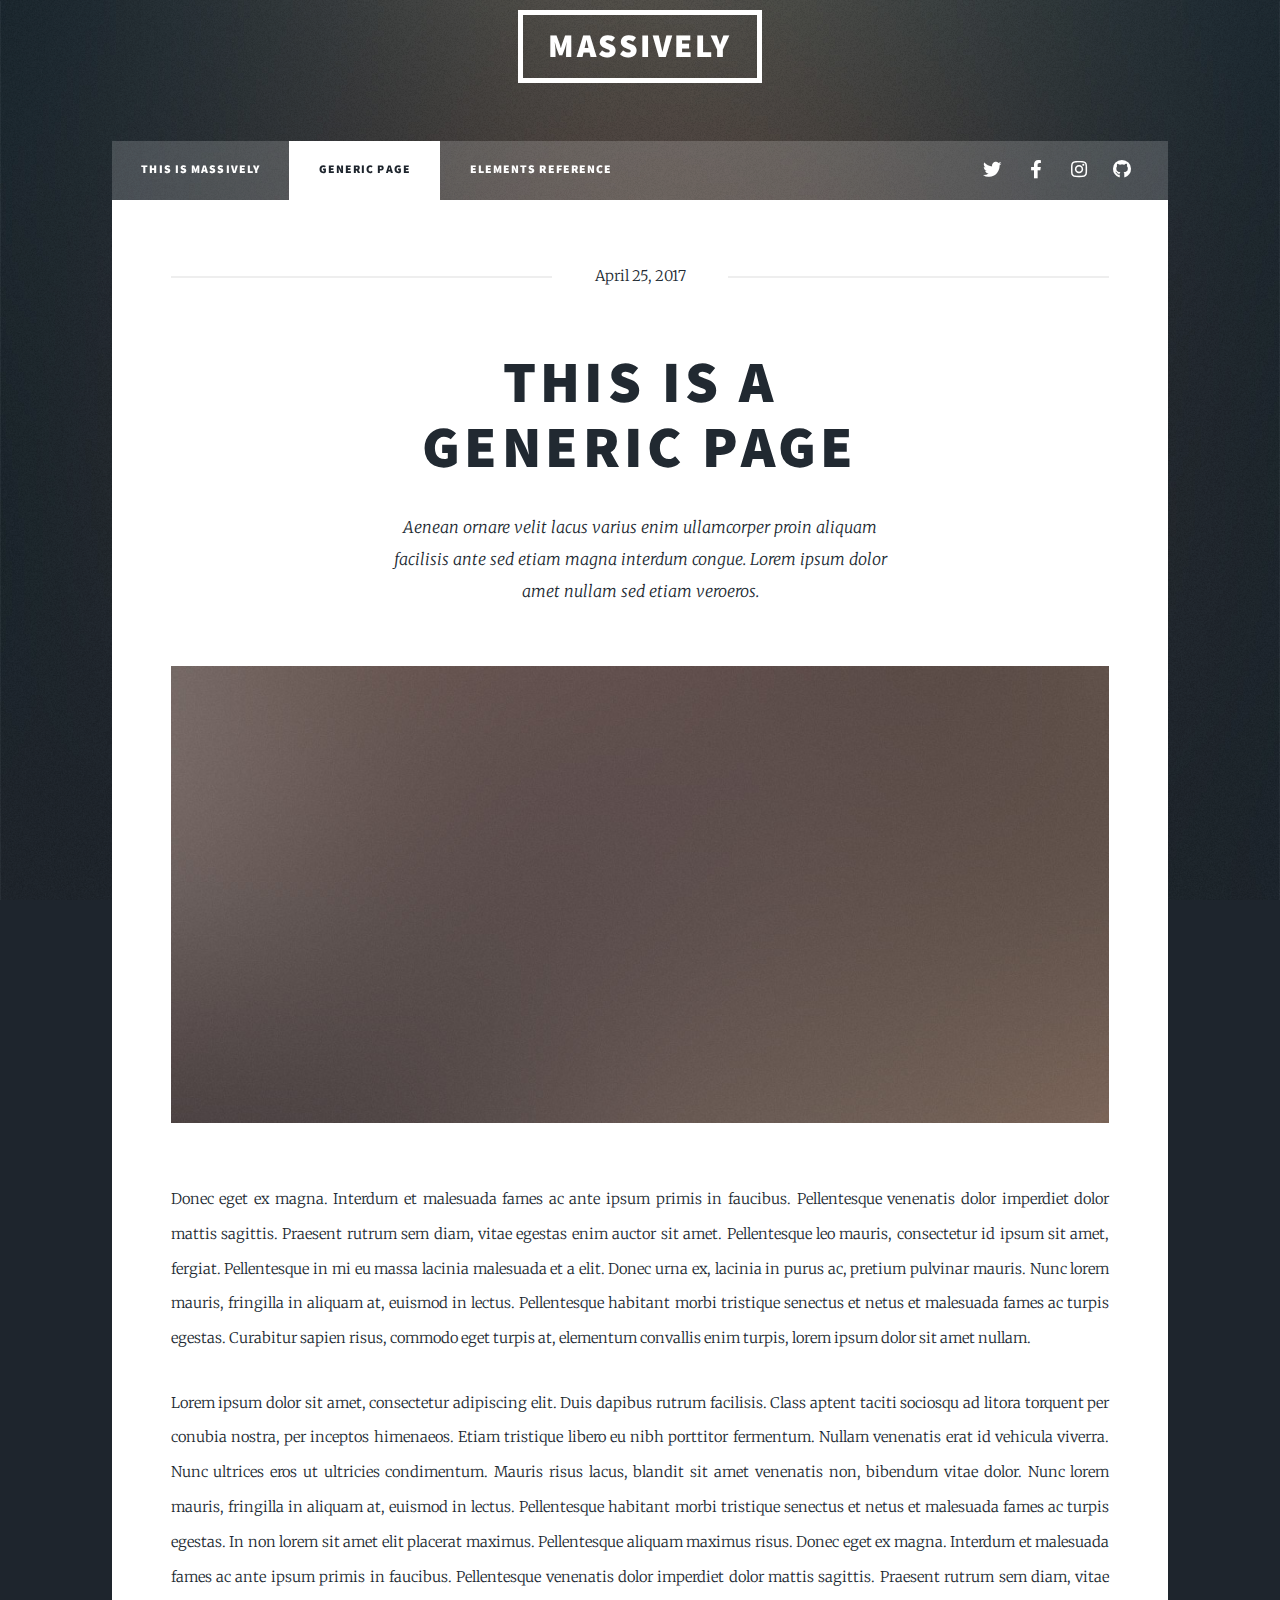
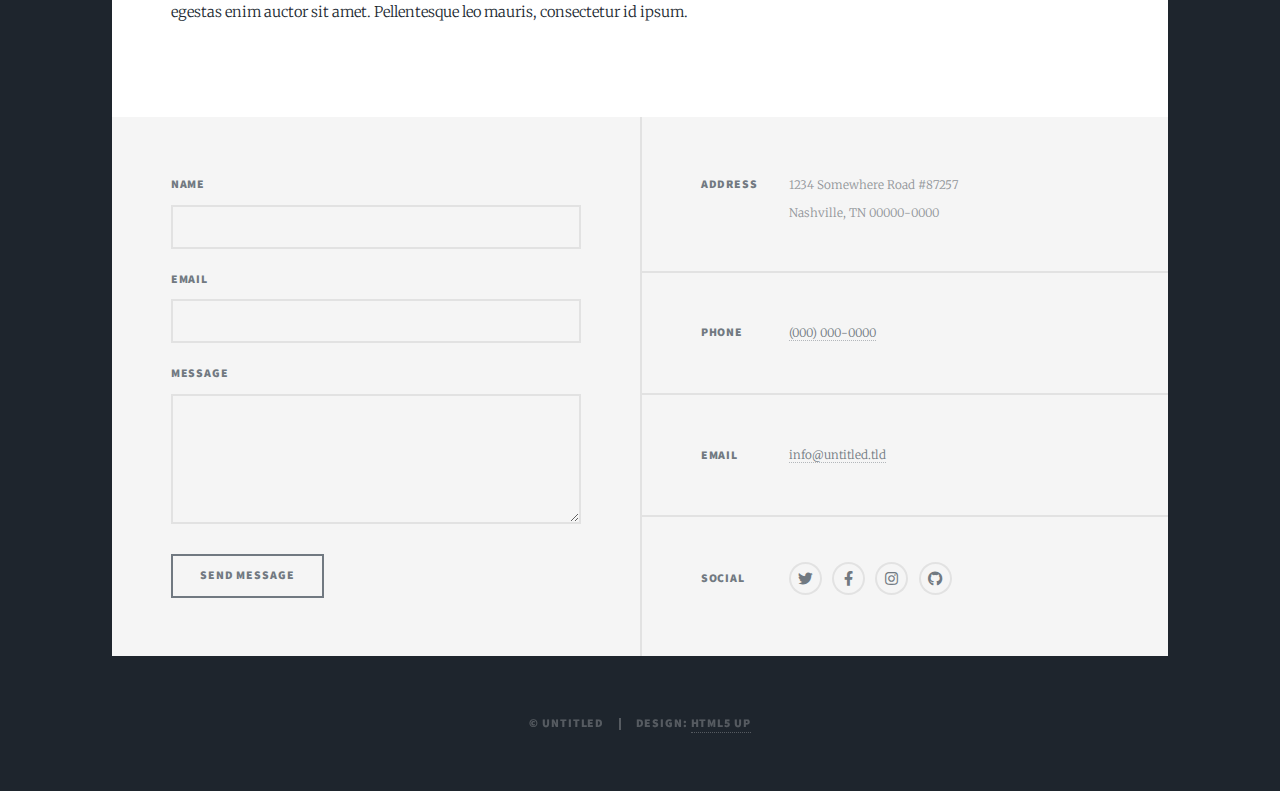
<file: generic.html>
<!DOCTYPE HTML>
<!--
	Massively by HTML5 UP
	html5up.net | @ajlkn
	Free for personal and commercial use under the CCA 3.0 license (html5up.net/license)
-->
<html>
	<head>
		<title>Generic Page - Massively by HTML5 UP</title>
		<meta charset="utf-8" />
		<meta name="viewport" content="width=device-width, initial-scale=1, user-scalable=no" />
		<link rel="stylesheet" href="assets/css/main.css" />
		<noscript><link rel="stylesheet" href="assets/css/noscript.css" /></noscript>
	</head>
	<body class="is-preload">

		<!-- Wrapper -->
			<div id="wrapper">

				<!-- Header -->
					<header id="header">
						<a href="index.html" class="logo">Massively</a>
					</header>

				<!-- Nav -->
					<nav id="nav">
						<ul class="links">
							<li><a href="index.html">This is Massively</a></li>
							<li class="active"><a href="generic.html">Generic Page</a></li>
							<li><a href="elements.html">Elements Reference</a></li>
						</ul>
						<ul class="icons">
							<li><a href="#" class="icon brands fa-twitter"><span class="label">Twitter</span></a></li>
							<li><a href="#" class="icon brands fa-facebook-f"><span class="label">Facebook</span></a></li>
							<li><a href="#" class="icon brands fa-instagram"><span class="label">Instagram</span></a></li>
							<li><a href="#" class="icon brands fa-github"><span class="label">GitHub</span></a></li>
						</ul>
					</nav>

				<!-- Main -->
					<div id="main">

						<!-- Post -->
							<section class="post">
								<header class="major">
									<span class="date">April 25, 2017</span>
									<h1>This is a<br />
									Generic Page</h1>
									<p>Aenean ornare velit lacus varius enim ullamcorper proin aliquam<br />
									facilisis ante sed etiam magna interdum congue. Lorem ipsum dolor<br />
									amet nullam sed etiam veroeros.</p>
								</header>
								<div class="image main"><img src="images/pic01.jpg" alt="" /></div>
								<p>Donec eget ex magna. Interdum et malesuada fames ac ante ipsum primis in faucibus. Pellentesque venenatis dolor imperdiet dolor mattis sagittis. Praesent rutrum sem diam, vitae egestas enim auctor sit amet. Pellentesque leo mauris, consectetur id ipsum sit amet, fergiat. Pellentesque in mi eu massa lacinia malesuada et a elit. Donec urna ex, lacinia in purus ac, pretium pulvinar mauris. Nunc lorem mauris, fringilla in aliquam at, euismod in lectus. Pellentesque habitant morbi tristique senectus et netus et malesuada fames ac turpis egestas. Curabitur sapien risus, commodo eget turpis at, elementum convallis enim turpis, lorem ipsum dolor sit amet nullam.</p>
								<p>Lorem ipsum dolor sit amet, consectetur adipiscing elit. Duis dapibus rutrum facilisis. Class aptent taciti sociosqu ad litora torquent per conubia nostra, per inceptos himenaeos. Etiam tristique libero eu nibh porttitor fermentum. Nullam venenatis erat id vehicula viverra. Nunc ultrices eros ut ultricies condimentum. Mauris risus lacus, blandit sit amet venenatis non, bibendum vitae dolor. Nunc lorem mauris, fringilla in aliquam at, euismod in lectus. Pellentesque habitant morbi tristique senectus et netus et malesuada fames ac turpis egestas. In non lorem sit amet elit placerat maximus. Pellentesque aliquam maximus risus. Donec eget ex magna. Interdum et malesuada fames ac ante ipsum primis in faucibus. Pellentesque venenatis dolor imperdiet dolor mattis sagittis. Praesent rutrum sem diam, vitae egestas enim auctor sit amet. Pellentesque leo mauris, consectetur id ipsum.</p>
							</section>

					</div>

				<!-- Footer -->
					<footer id="footer">
						<section>
							<form method="post" action="#">
								<div class="fields">
									<div class="field">
										<label for="name">Name</label>
										<input type="text" name="name" id="name" />
									</div>
									<div class="field">
										<label for="email">Email</label>
										<input type="text" name="email" id="email" />
									</div>
									<div class="field">
										<label for="message">Message</label>
										<textarea name="message" id="message" rows="3"></textarea>
									</div>
								</div>
								<ul class="actions">
									<li><input type="submit" value="Send Message" /></li>
								</ul>
							</form>
						</section>
						<section class="split contact">
							<section class="alt">
								<h3>Address</h3>
								<p>1234 Somewhere Road #87257<br />
								Nashville, TN 00000-0000</p>
							</section>
							<section>
								<h3>Phone</h3>
								<p><a href="#">(000) 000-0000</a></p>
							</section>
							<section>
								<h3>Email</h3>
								<p><a href="#">info@untitled.tld</a></p>
							</section>
							<section>
								<h3>Social</h3>
								<ul class="icons alt">
									<li><a href="#" class="icon brands alt fa-twitter"><span class="label">Twitter</span></a></li>
									<li><a href="#" class="icon brands alt fa-facebook-f"><span class="label">Facebook</span></a></li>
									<li><a href="#" class="icon brands alt fa-instagram"><span class="label">Instagram</span></a></li>
									<li><a href="#" class="icon brands alt fa-github"><span class="label">GitHub</span></a></li>
								</ul>
							</section>
						</section>
					</footer>

				<!-- Copyright -->
					<div id="copyright">
						<ul><li>&copy; Untitled</li><li>Design: <a href="https://html5up.net">HTML5 UP</a></li></ul>
					</div>

			</div>

		<!-- Scripts -->
			<script src="assets/js/jquery.min.js"></script>
			<script src="assets/js/jquery.scrollex.min.js"></script>
			<script src="assets/js/jquery.scrolly.min.js"></script>
			<script src="assets/js/browser.min.js"></script>
			<script src="assets/js/breakpoints.min.js"></script>
			<script src="assets/js/util.js"></script>
			<script src="assets/js/main.js"></script>

	</body>
</html>
</file>
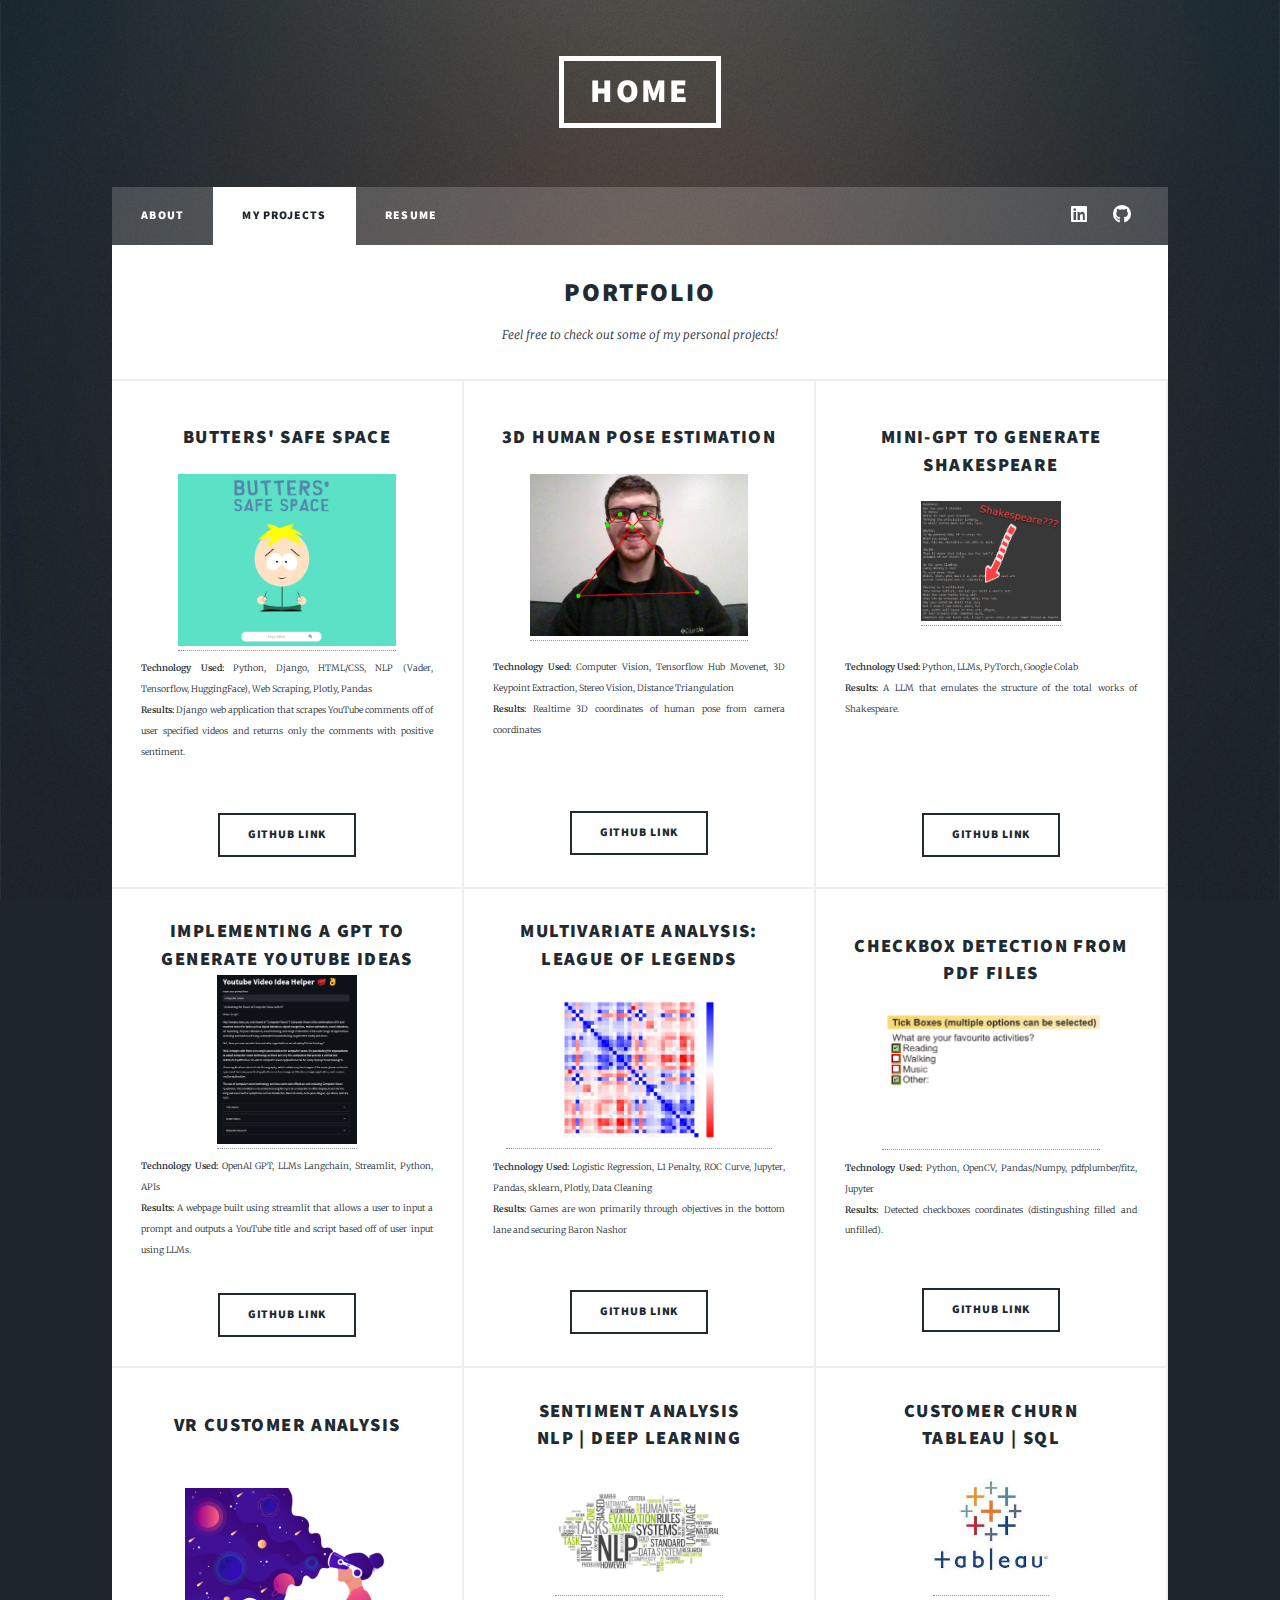
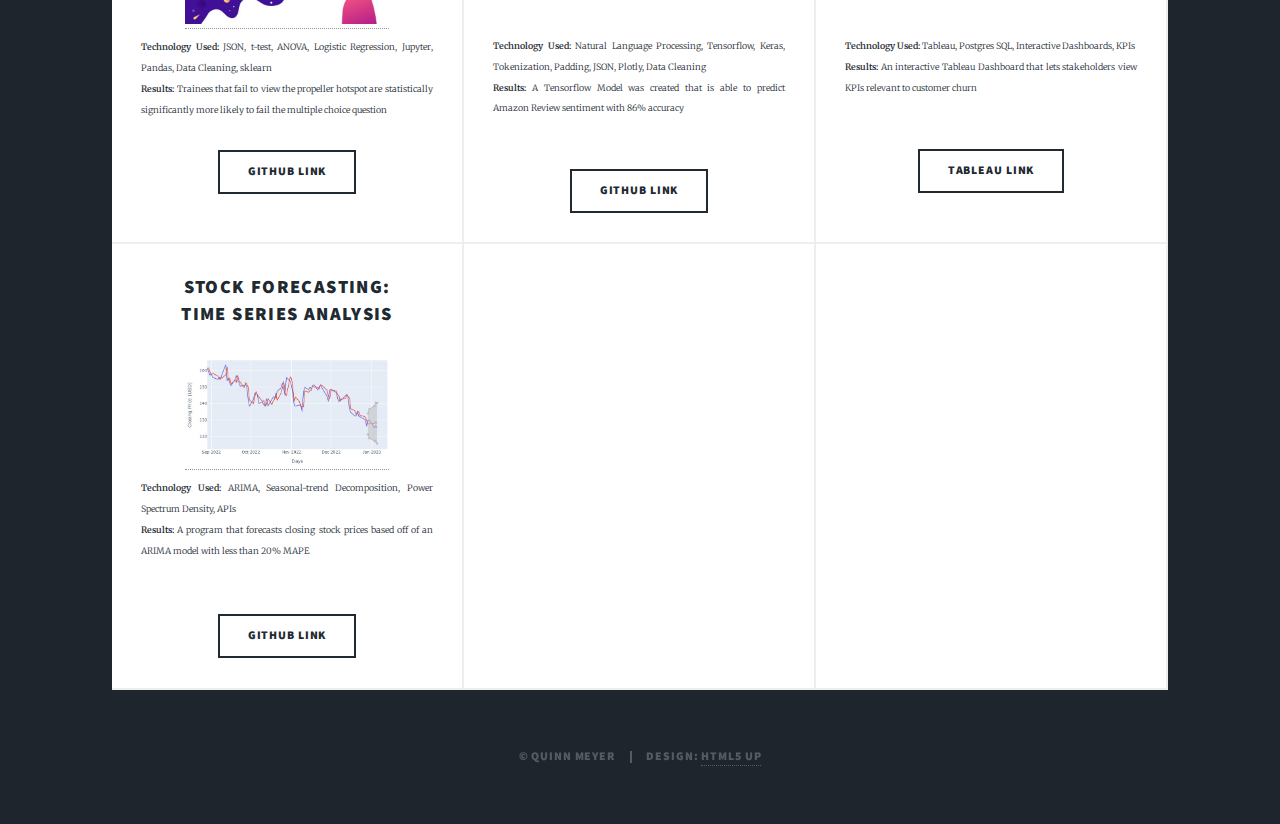
<file: projects.html>
<!DOCTYPE HTML>
<!--
	Massively by HTML5 UP
	html5up.net | @ajlkn
	Free for personal and commercial use under the CCA 3.0 license (html5up.net/license)
-->
<html>
	<head>
		<title>Quinn Meyer - Projects</title>
		<meta charset="utf-8" />
		<meta name="viewport" content="width=device-width, initial-scale=1, user-scalable=no" />
		<link rel="stylesheet" href="assets/css/main.css" />
		<noscript><link rel="stylesheet" href="assets/css/noscript.css" /></noscript>
		
	</head>
	<body class="is-preload">

		<!-- Wrapper -->
			<div id="wrapper">

				<!-- Header -->
				<div>
					<header id="header" style="padding-top:10%">
						<a href="/" class="logo">Home</a>
					</header>
				</div>

				<!-- Nav -->
					<nav id="nav">
						<ul class="links">
							<li><a href="/">about</a></li>
							<li class="active"><a href="projects.html">My Projects</a></li>
							<li><a href="resume/Quinn Meyer Resume.pdf">Resume</a></li>
						</ul>
						<ul class="icons">
							<li><a href="https://www.linkedin.com/in/quinn-meyer-27b4b51a3/" class="icon brands fa-linkedin"><span class="label">LinkedIn</span></a></li>
							<li><a href="https://github.com/Kwintonium" class="icon brands fa-github"><span class="label">GitHub</span></a></li>
						</ul>
					</nav>

				<!-- Main -->
					<div id="main">

						<!-- Post -->
						<section style="padding-bottom:0px; padding-top:3%">
							<header>
								<h2 style="text-align:center">Portfolio</h2>
								<p style="text-align:center; font-size:80%;">Feel free to check out some of my personal projects!</p>
							</header>
						</section>
						
						<!-- Projects -->						
						<section class="posts">
							<article class="article-style">
								<header style="padding-top:5%">
									<h3>Butters' Safe Space</h3>
								</header>
								<a href="https://github.com/Kwintonium/Butters/" class="center"><img src="images/butters.png" style="width:75%"/></a>
								<p style="font-size:60%; padding-bottom:7%"><b>Technology Used:</b> Python, Django, HTML/CSS, NLP (Vader, Tensorflow, HuggingFace), Web Scraping, Plotly, Pandas <br/><b>Results:</b> Django web application that scrapes YouTube comments off of user specified videos and returns only the comments with positive sentiment.</p>
								<a href="https://github.com/Kwintonium/Butters/" class="button">Github Link</a>
							</article>

							<article class="article-style">
								<header style="padding-top:5%">
									<h3>3D Human Pose Estimation</h3>
								</header>
								<a href="https://github.com/Kwintonium/3D-Pose-Estimation/" class="center"><img src="images/selfie.jpg" style="width:75%"/></a>
								<p style="font-size:60%; padding-top: 3%; padding-bottom:14%"><b>Technology Used:</b> Computer Vision, Tensorflow Hub Movenet, 3D Keypoint Extraction, Stereo Vision, Distance Triangulation<br/><b>Results:</b> Realtime 3D coordinates of human pose from camera coordinates</p>
								<a href="https://github.com/Kwintonium/3D-Pose-Estimation/" class="button">Github Link</a>
							</article>

							<article class="article-style">
								<header style="padding-top:5%">
									<h3 style="padding-bottom:10%">Mini-GPT to Generate Shakespeare</h3>
								</header>
								<a href="https://github.com/Kwintonium/LLM-shakespeare/" class="center"><img src="images/shakespeare.jpg" style="width:48%; margin-top:-10%"/></a>
								<p style="font-size:60%; padding-top: 8%; padding-bottom:22%"><b>Technology Used: </b> Python, LLMs, PyTorch, Google Colab <br/><b>Results:</b> A LLM that emulates the structure of the total works of Shakespeare.</p>
								<a href="https://github.com/Kwintonium/LLM-shakespeare" class="button">Github Link</a>
							</article>

							<article class="article-style">
								<header style="padding-top:0%">
									<h3 style="padding-bottom:3%">Implementing a GPT to Generate YouTube Ideas</h3>
								</header>
								<a href="https://github.com/Kwintonium/OpenAI-GPT-Example" class="center"><img src="images/OpenAI.png" style="width:48%; margin-top:-10%"/></a>
								<p style="font-size:60%; padding-bottom:1%"><b>Technology Used: </b> OpenAI GPT, LLMs Langchain, Streamlit, Python, APIs <br/><b>Results:</b> A webpage built using streamlit that allows a user to input a prompt and outputs a YouTube title and script based off of user input using LLMs.</p>
								<a href="https://github.com/Kwintonium/OpenAI-GPT-Example" class="button">Github Link</a>
							</article>

							<article class="article-style">
								<header>
									<h3>Multivariate Analysis: League of Legends</h3>
								</header>
								<a href="https://github.com/Kwintonium/League-of-Legends-Analysis" class="center"><img src="images/league.jpg" style="width:91%;"/></a>
								<p style="font-size:60%; padding-bottom:7%"><b>Technology Used:</b> Logistic Regression, L1 Penalty, ROC Curve, Jupyter, Pandas, sklearn, Plotly, Data Cleaning <br/><b>Results:</b> Games are won primarily through objectives in the bottom lane and securing Baron Nashor</p>
								<a href="https://github.com/Kwintonium/League-of-Legends-Analysis" class="button">Github Link</a>
							</article>

							<article class="article-style">
								<header style="padding-top:5%">
									<h3>Checkbox Detection from PDF Files</h3>
								</header>
								<a href="https://github.com/Kwintonium/checkbox_detection/" class="center"><img src="images/checkbox.png" style="width:75%; padding-bottom:18%;"/></a>
								<p style="font-size:60%; padding-bottom:6%"><b>Technology Used:</b> Python, OpenCV, Pandas/Numpy, pdfplumber/fitz, Jupyter <br/><b>Results:</b> Detected checkboxes coordinates (distingushing filled and unfilled).</p>
								<a href="https://github.com/Kwintonium/checkbox_detection/" class="button">Github Link</a>
							</article>

							<article class="article-style">
								<header style="padding-top:5%">
									<h3 style="padding-bottom:9%;">VR Customer Analysis</h3>
								</header>
								<a href="https://github.com/Kwintonium/VR-Analytics-Aviation" class="center"><img src="images/vr.jpg" style="width:70%;"/></a>
								<p style="font-size:60%;"><b>Technology Used:</b> JSON, t-test, ANOVA, Logistic Regression, Jupyter, Pandas, Data Cleaning, sklearn<br/><b>Results:</b> Trainees that fail to view the propeller hotspot are statistically significantly more likely to fail the multiple choice question</p>
								<a href="https://github.com/Kwintonium/VR-Analytics-Aviation" class="button">Github Link</a>
							</article>

							<article class="article-style">
								<header>
									<h3>Sentiment Analysis <br/> NLP | Deep Learning</h3>
								</header>
								<a href="https://github.com/Kwintonium/Amazon-Review-Data-Set" class="center"><img src="images/nlp.jpg" style="width:58%" alt="" /></a>
								<p style="font-size:60%; padding-top:11%; padding-bottom:7%"><b>Technology Used:</b> Natural Language Processing, Tensorflow, Keras, Tokenization, Padding, JSON, Plotly, Data Cleaning<br/><b>Results:</b> A Tensorflow Model was created that is able to predict Amazon Review sentiment with 86% accuracy</p>
								<ul class="actions special">
								<a href="https://github.com/Kwintonium/Amazon-Review-Data-Set" class="button">Github Link</a>
							</article>

							<article class="article-style">
								<header>
									<h3>Customer Churn <br/>Tableau | SQL</h3>
								</header>
								<a href="https://public.tableau.com/app/profile/quinn.meyer/viz/Churn_Visualization_16686252412060/OrganizationChurn?publish=yes" class="center"><img src="images/tableau.jpg" style="width:40%"/></a>
								<p style="font-size:60%; padding-top:11%; padding-bottom:7%"><b>Technology Used: </b> Tableau, Postgres SQL, Interactive Dashboards, KPIs<br/><b>Results:</b> An interactive Tableau Dashboard that lets stakeholders view KPIs relevant to customer churn</p>
								<a href="https://public.tableau.com/app/profile/quinn.meyer/viz/Churn_Visualization_16686252412060/OrganizationChurn?publish=yes" class="button">Tableau Link</a>
							</article>

							<article class="article-style">
								<header>
									<h3 style="padding-bottom:3%">Stock Forecasting: <br/> Time Series Analysis</h3>
								</header>
								<a href="https://github.com/Kwintonium/stock_forecasting" class="center"><img src="images/stock_prediction.jpg" style="width:70%"/></a>
								<p style="font-size:60%; padding-bottom:8%"><b>Technology Used: </b> ARIMA, Seasonal-trend Decomposition, Power Spectrum Density, APIs<br/><b>Results:</b> A program that forecasts closing stock prices based off of an ARIMA model with less than 20% MAPE</p>
								<a href="https://github.com/Kwintonium/stock_forecasting" class="button">Github Link</a>
							</article>

							<article class="article-style">
								
							</article>

							<article class="article-style">

							</article>

							<!-- <article class="article-style"> -->

							<!-- </article> -->

						</section>
					</div>

				<!-- Copyright -->
					<div id="copyright">
						<ul><li>&copy; Quinn Meyer</li><li>Design: <a href="https://html5up.net">HTML5 UP</a></li></ul>
					</div>

			</div>

		<!-- Scripts -->
			<script src="assets/js/jquery.min.js"></script>
			<script src="assets/js/jquery.scrollex.min.js"></script>
			<script src="assets/js/jquery.scrolly.min.js"></script>
			<script src="assets/js/browser.min.js"></script>
			<script src="assets/js/breakpoints.min.js"></script>
			<script src="assets/js/util.js"></script>
			<script src="assets/js/main.js"></script>

	</body>
</html>
</file>
<file: assets/css/main.css>
@import url(fontawesome-all.min.css);
@import url("https://fonts.googleapis.com/css?family=Merriweather:300,700,300italic,700italic|Source+Sans+Pro:900");

/*
	Massively by HTML5 UP
	html5up.net | @ajlkn
	Free for personal and commercial use under the CCA 3.0 license (html5up.net/license)
*/

html, body, div, span, applet, object,
iframe, h1, h2, h3, h4, h5, h6, p, blockquote,
pre, a, abbr, acronym, address, big, cite,
code, del, dfn, em, img, ins, kbd, q, s, samp,
small, strike, strong, sub, sup, tt, var, b,
u, i, center, dl, dt, dd, ol, ul, li, fieldset,
form, label, legend, table, caption, tbody,
tfoot, thead, tr, th, td, article, aside,
canvas, details, embed, figure, figcaption,
footer, header, hgroup, menu, nav, output, ruby,
section, summary, time, mark, audio, video {
	margin: 0;
	padding: 0;
	border: 0;
	font-size: 100%;
	font: inherit;
	vertical-align: baseline;}

article, aside, details, figcaption, figure,
footer, header, hgroup, menu, nav, section {
	display: block;}

body {
	line-height: 1;
}

ol, ul {
	list-style: none;
}

blockquote, q {
	quotes: none;
}

	blockquote:before, blockquote:after, q:before, q:after {
		content: '';
		content: none;
	}

table {
	border-collapse: collapse;
	border-spacing: 0;
}

body {
	-webkit-text-size-adjust: none;
}

mark {
	background-color: transparent;
	color: inherit;
}

input::-moz-focus-inner {
	border: 0;
	padding: 0;
}

input, select, textarea {
	-moz-appearance: none;
	-webkit-appearance: none;
	-ms-appearance: none;
	appearance: none;
}


/* Article */
.article-style {
	border-right-width:2px; 
	border-bottom-width:2px;
	border-left-width:2px;
}

/* Basic */

	@-ms-viewport {
		width: device-width;
	}

	body {
		-ms-overflow-style: scrollbar;
	}

	@media screen and (max-width: 480px) {

		html, body {
			min-width: 320px;
		}

	}

	html {
		box-sizing: border-box;
	}

	*, *:before, *:after {
		box-sizing: inherit;
	}

	body {
		background-color: #1e252d;
	}

		body.is-preload *, body.is-preload *:before, body.is-preload *:after {
			-moz-animation: none !important;
			-webkit-animation: none !important;
			-ms-animation: none !important;
			animation: none !important;
			-moz-transition: none !important;
			-webkit-transition: none !important;
			-ms-transition: none !important;
			transition: none !important;
		}

/* Type */

	html {
		font-size: 16pt;
	}

		@media screen and (max-width: 1680px) {

			html {
				font-size: 12pt;
			}

		}

		@media screen and (max-width: 1280px) {

			html {
				font-size: 11pt;
			}

		}

		@media screen and (max-width: 360px) {

			html {
				font-size: 10pt;
			}

		}

	body {
		color: #212931;
	}

	body, input, select, textarea {
		font-family: "Merriweather", Georgia, serif;
		font-weight: 300;
		font-size: 1rem;
		line-height: 2.375;
	}

	a {
		-moz-transition: color 0.2s ease-in-out, background-color 0.2s ease-in-out, border-color 0.2s ease-in-out, box-shadow 0.2s ease-in-out;
		-webkit-transition: color 0.2s ease-in-out, background-color 0.2s ease-in-out, border-color 0.2s ease-in-out, box-shadow 0.2s ease-in-out;
		-ms-transition: color 0.2s ease-in-out, background-color 0.2s ease-in-out, border-color 0.2s ease-in-out, box-shadow 0.2s ease-in-out;
		transition: color 0.2s ease-in-out, background-color 0.2s ease-in-out, border-color 0.2s ease-in-out, box-shadow 0.2s ease-in-out;
		border-bottom: dotted 1px;
		text-decoration: none;
	}

		a:hover {
			border-bottom-color: transparent;
		}

	strong, b {
		font-weight: 600;
	}

	em, i {
		font-style: italic;
	}

	p {
		text-align: justify;
		margin: 0 0 2rem 0;
	}

	h1, h2, h3, h4, h5, h6 {
		font-family: "Source Sans Pro", Helvetica, sans-serif;
		font-weight: 900;
		line-height: 1.5;
		letter-spacing: 0.075em;
		text-transform: uppercase;
		margin: 0 0 1rem 0;
	}

		h1 a, h2 a, h3 a, h4 a, h5 a, h6 a {
			border-bottom: 0;
			color: inherit;
			text-decoration: none;
		}

	h1 {
		font-size: 4rem;
		line-height: 1.1;
		margin: 0 0 2rem 0;
	}

	h2 {
		font-size: 1.75rem;
		line-height: 1.3;
		margin: 0 0 1.5rem 0;
	}

	h3 {
		font-size: 1.25rem;
		margin: 0 0 1.5rem 0;
	}

	h4 {
		font-size: 1rem;
	}

	h5 {
		font-size: 0.9rem;
	}

	h6 {
		font-size: 0.8rem;
	}

	sub {
		font-size: 0.8rem;
		position: relative;
		top: 0.5rem;
	}

	sup {
		font-size: 0.8rem;
		position: relative;
		top: -0.5rem;
	}

	blockquote {
		border-left: solid 4px;
		font-style: italic;
		margin: 0 0 2rem 0;
		padding: 0.5rem 0 0.5rem 2rem;
	}

	code {
		border: solid 2px;
		font-family: "Courier New", monospace;
		font-size: 0.9rem;
		margin: 0 0.25rem;
		padding: 0.25rem 0.65rem;
	}

	pre {
		-webkit-overflow-scrolling: touch;
		font-family: "Courier New", monospace;
		font-size: 0.9rem;
		margin: 0 0 2rem 0;
	}

		pre code {
			display: block;
			line-height: 1.75;
			padding: 1rem 1.5rem;
			overflow-x: auto;
		}

	hr {
		border: 0;
		border-bottom: solid 2px;
		margin: 3rem 0;
	}

		hr.major {
			margin: 5rem 0;
		}

	.align-left {
		text-align: left;
	}

	.align-center {
		text-align: center;
	}

	.align-right {
		text-align: right;
	}

	input, select, textarea {
		color: #212931;
	}

	a {
		color: #212931;
		border-bottom-color: rgba(33, 41, 49, 0.5);
	}

		a:hover {
			border-bottom-color: transparent;
			color: #18bfef !important;
		}

	strong, b {
		color: #212931;
	}

	h1, h2, h3, h4, h5, h6 {
		color: #212931;
	}

	blockquote {
		border-left-color: #eeeeee;
	}

	code {
		background: rgba(220, 220, 220, 0.25);
		border-color: #eeeeee;
	}

	hr {
		border-bottom-color: #eeeeee;
	}

/* Row */

	.row {
		display: flex;
		flex-wrap: wrap;
		box-sizing: border-box;
		align-items: stretch;
	}

		.row > * {
			box-sizing: border-box;
		}

		.row.gtr-uniform > * > :last-child {
			margin-bottom: 0;
		}

		.row.aln-left {
			justify-content: flex-start;
		}

		.row.aln-center {
			justify-content: center;
		}

		.row.aln-right {
			justify-content: flex-end;
		}

		.row.aln-top {
			align-items: flex-start;
		}

		.row.aln-middle {
			align-items: center;
		}

		.row.aln-bottom {
			align-items: flex-end;
		}

		.row > .imp {
			order: -1;
		}

		.row > .col-1 {
			width: 8.33333%;
		}

		.row > .off-1 {
			margin-left: 8.33333%;
		}

		.row > .col-2 {
			width: 16.66667%;
		}

		.row > .off-2 {
			margin-left: 16.66667%;
		}

		.row > .col-3 {
			width: 25%;
		}

		.row > .off-3 {
			margin-left: 25%;
		}

		.row > .col-4 {
			width: 33.33333%;
		}

		.row > .off-4 {
			margin-left: 33.33333%;
		}

		.row > .col-5 {
			width: 41.66667%;
		}

		.row > .off-5 {
			margin-left: 41.66667%;
		}

		.row > .col-6 {
			width: 50%;
		}

		.row > .off-6 {
			margin-left: 50%;
		}

		.row > .col-7 {
			width: 58.33333%;
		}

		.row > .off-7 {
			margin-left: 58.33333%;
		}

		.row > .col-8 {
			width: 66.66667%;
		}

		.row > .off-8 {
			margin-left: 66.66667%;
		}

		.row > .col-9 {
			width: 75%;
		}

		.row > .off-9 {
			margin-left: 75%;
		}

		.row > .col-10 {
			width: 83.33333%;
		}

		.row > .off-10 {
			margin-left: 83.33333%;
		}

		.row > .col-11 {
			width: 91.66667%;
		}

		.row > .off-11 {
			margin-left: 91.66667%;
		}

		.row > .col-12 {
			width: 100%;
		}

		.row > .off-12 {
			margin-left: 100%;
		}

		.row.gtr-0 {
			margin-top: 0;
			margin-left: 0rem;
		}

			.row.gtr-0 > * {
				padding: 0 0 0 0rem;
			}

			.row.gtr-0.gtr-uniform {
				margin-top: 0rem;
			}

				.row.gtr-0.gtr-uniform > * {
					padding-top: 0rem;
				}

		.row.gtr-25 {
			margin-top: 0;
			margin-left: -0.375rem;
		}

			.row.gtr-25 > * {
				padding: 0 0 0 0.375rem;
			}

			.row.gtr-25.gtr-uniform {
				margin-top: -0.375rem;
			}

				.row.gtr-25.gtr-uniform > * {
					padding-top: 0.375rem;
				}

		.row.gtr-50 {
			margin-top: 0;
			margin-left: -0.75rem;
		}

			.row.gtr-50 > * {
				padding: 0 0 0 0.75rem;
			}

			.row.gtr-50.gtr-uniform {
				margin-top: -0.75rem;
			}

				.row.gtr-50.gtr-uniform > * {
					padding-top: 0.75rem;
				}

		.row {
			margin-top: 0;
			margin-left: -1.5rem;
		}

			.row > * {
				padding: 0 0 0 1.5rem;
			}

			.row.gtr-uniform {
				margin-top: -1.5rem;
			}

				.row.gtr-uniform > * {
					padding-top: 1.5rem;
				}

		.row.gtr-150 {
			margin-top: 0;
			margin-left: -2.25rem;
		}

			.row.gtr-150 > * {
				padding: 0 0 0 2.25rem;
			}

			.row.gtr-150.gtr-uniform {
				margin-top: -2.25rem;
			}

				.row.gtr-150.gtr-uniform > * {
					padding-top: 2.25rem;
				}

		.row.gtr-200 {
			margin-top: 0;
			margin-left: -3rem;
		}

			.row.gtr-200 > * {
				padding: 0 0 0 3rem;
			}

			.row.gtr-200.gtr-uniform {
				margin-top: -3rem;
			}

				.row.gtr-200.gtr-uniform > * {
					padding-top: 3rem;
				}

		@media screen and (max-width: 1680px) {

			.row {
				display: flex;
				flex-wrap: wrap;
				box-sizing: border-box;
				align-items: stretch;
			}

				.row > * {
					box-sizing: border-box;
				}

				.row.gtr-uniform > * > :last-child {
					margin-bottom: 0;
				}

				.row.aln-left {
					justify-content: flex-start;
				}

				.row.aln-center {
					justify-content: center;
				}

				.row.aln-right {
					justify-content: flex-end;
				}

				.row.aln-top {
					align-items: flex-start;
				}

				.row.aln-middle {
					align-items: center;
				}

				.row.aln-bottom {
					align-items: flex-end;
				}

				.row > .imp-xlarge {
					order: -1;
				}

				.row > .col-1-xlarge {
					width: 8.33333%;
				}

				.row > .off-1-xlarge {
					margin-left: 8.33333%;
				}

				.row > .col-2-xlarge {
					width: 16.66667%;
				}

				.row > .off-2-xlarge {
					margin-left: 16.66667%;
				}

				.row > .col-3-xlarge {
					width: 25%;
				}

				.row > .off-3-xlarge {
					margin-left: 25%;
				}

				.row > .col-4-xlarge {
					width: 33.33333%;
				}

				.row > .off-4-xlarge {
					margin-left: 33.33333%;
				}

				.row > .col-5-xlarge {
					width: 41.66667%;
				}

				.row > .off-5-xlarge {
					margin-left: 41.66667%;
				}

				.row > .col-6-xlarge {
					width: 50%;
				}

				.row > .off-6-xlarge {
					margin-left: 50%;
				}

				.row > .col-7-xlarge {
					width: 58.33333%;
				}

				.row > .off-7-xlarge {
					margin-left: 58.33333%;
				}

				.row > .col-8-xlarge {
					width: 66.66667%;
				}

				.row > .off-8-xlarge {
					margin-left: 66.66667%;
				}

				.row > .col-9-xlarge {
					width: 75%;
				}

				.row > .off-9-xlarge {
					margin-left: 75%;
				}

				.row > .col-10-xlarge {
					width: 83.33333%;
				}

				.row > .off-10-xlarge {
					margin-left: 83.33333%;
				}

				.row > .col-11-xlarge {
					width: 91.66667%;
				}

				.row > .off-11-xlarge {
					margin-left: 91.66667%;
				}

				.row > .col-12-xlarge {
					width: 100%;
				}

				.row > .off-12-xlarge {
					margin-left: 100%;
				}

				.row.gtr-0 {
					margin-top: 0;
					margin-left: 0rem;
				}

					.row.gtr-0 > * {
						padding: 0 0 0 0rem;
					}

					.row.gtr-0.gtr-uniform {
						margin-top: 0rem;
					}

						.row.gtr-0.gtr-uniform > * {
							padding-top: 0rem;
						}

				.row.gtr-25 {
					margin-top: 0;
					margin-left: -0.375rem;
				}

					.row.gtr-25 > * {
						padding: 0 0 0 0.375rem;
					}

					.row.gtr-25.gtr-uniform {
						margin-top: -0.375rem;
					}

						.row.gtr-25.gtr-uniform > * {
							padding-top: 0.375rem;
						}

				.row.gtr-50 {
					margin-top: 0;
					margin-left: -0.75rem;
				}

					.row.gtr-50 > * {
						padding: 0 0 0 0.75rem;
					}

					.row.gtr-50.gtr-uniform {
						margin-top: -0.75rem;
					}

						.row.gtr-50.gtr-uniform > * {
							padding-top: 0.75rem;
						}

				.row {
					margin-top: 0;
					margin-left: -1.5rem;
				}

					.row > * {
						padding: 0 0 0 1.5rem;
					}

					.row.gtr-uniform {
						margin-top: -1.5rem;
					}

						.row.gtr-uniform > * {
							padding-top: 1.5rem;
						}

				.row.gtr-150 {
					margin-top: 0;
					margin-left: -2.25rem;
				}

					.row.gtr-150 > * {
						padding: 0 0 0 2.25rem;
					}

					.row.gtr-150.gtr-uniform {
						margin-top: -2.25rem;
					}

						.row.gtr-150.gtr-uniform > * {
							padding-top: 2.25rem;
						}

				.row.gtr-200 {
					margin-top: 0;
					margin-left: -3rem;
				}

					.row.gtr-200 > * {
						padding: 0 0 0 3rem;
					}

					.row.gtr-200.gtr-uniform {
						margin-top: -3rem;
					}

						.row.gtr-200.gtr-uniform > * {
							padding-top: 3rem;
						}

		}

		@media screen and (max-width: 1280px) {

			.row {
				display: flex;
				flex-wrap: wrap;
				box-sizing: border-box;
				align-items: stretch;
			}

				.row > * {
					box-sizing: border-box;
				}

				.row.gtr-uniform > * > :last-child {
					margin-bottom: 0;
				}

				.row.aln-left {
					justify-content: flex-start;
				}

				.row.aln-center {
					justify-content: center;
				}

				.row.aln-right {
					justify-content: flex-end;
				}

				.row.aln-top {
					align-items: flex-start;
				}

				.row.aln-middle {
					align-items: center;
				}

				.row.aln-bottom {
					align-items: flex-end;
				}

				.row > .imp-large {
					order: -1;
				}

				.row > .col-1-large {
					width: 8.33333%;
				}

				.row > .off-1-large {
					margin-left: 8.33333%;
				}

				.row > .col-2-large {
					width: 16.66667%;
				}

				.row > .off-2-large {
					margin-left: 16.66667%;
				}

				.row > .col-3-large {
					width: 25%;
				}

				.row > .off-3-large {
					margin-left: 25%;
				}

				.row > .col-4-large {
					width: 33.33333%;
				}

				.row > .off-4-large {
					margin-left: 33.33333%;
				}

				.row > .col-5-large {
					width: 41.66667%;
				}

				.row > .off-5-large {
					margin-left: 41.66667%;
				}

				.row > .col-6-large {
					width: 50%;
				}

				.row > .off-6-large {
					margin-left: 50%;
				}

				.row > .col-7-large {
					width: 58.33333%;
				}

				.row > .off-7-large {
					margin-left: 58.33333%;
				}

				.row > .col-8-large {
					width: 66.66667%;
				}

				.row > .off-8-large {
					margin-left: 66.66667%;
				}

				.row > .col-9-large {
					width: 75%;
				}

				.row > .off-9-large {
					margin-left: 75%;
				}

				.row > .col-10-large {
					width: 83.33333%;
				}

				.row > .off-10-large {
					margin-left: 83.33333%;
				}

				.row > .col-11-large {
					width: 91.66667%;
				}

				.row > .off-11-large {
					margin-left: 91.66667%;
				}

				.row > .col-12-large {
					width: 100%;
				}

				.row > .off-12-large {
					margin-left: 100%;
				}

				.row.gtr-0 {
					margin-top: 0;
					margin-left: 0rem;
				}

					.row.gtr-0 > * {
						padding: 0 0 0 0rem;
					}

					.row.gtr-0.gtr-uniform {
						margin-top: 0rem;
					}

						.row.gtr-0.gtr-uniform > * {
							padding-top: 0rem;
						}

				.row.gtr-25 {
					margin-top: 0;
					margin-left: -0.375rem;
				}

					.row.gtr-25 > * {
						padding: 0 0 0 0.375rem;
					}

					.row.gtr-25.gtr-uniform {
						margin-top: -0.375rem;
					}

						.row.gtr-25.gtr-uniform > * {
							padding-top: 0.375rem;
						}

				.row.gtr-50 {
					margin-top: 0;
					margin-left: -0.75rem;
				}

					.row.gtr-50 > * {
						padding: 0 0 0 0.75rem;
					}

					.row.gtr-50.gtr-uniform {
						margin-top: -0.75rem;
					}

						.row.gtr-50.gtr-uniform > * {
							padding-top: 0.75rem;
						}

				.row {
					margin-top: 0;
					margin-left: -1.5rem;
				}

					.row > * {
						padding: 0 0 0 1.5rem;
					}

					.row.gtr-uniform {
						margin-top: -1.5rem;
					}

						.row.gtr-uniform > * {
							padding-top: 1.5rem;
						}

				.row.gtr-150 {
					margin-top: 0;
					margin-left: -2.25rem;
				}

					.row.gtr-150 > * {
						padding: 0 0 0 2.25rem;
					}

					.row.gtr-150.gtr-uniform {
						margin-top: -2.25rem;
					}

						.row.gtr-150.gtr-uniform > * {
							padding-top: 2.25rem;
						}

				.row.gtr-200 {
					margin-top: 0;
					margin-left: -3rem;
				}

					.row.gtr-200 > * {
						padding: 0 0 0 3rem;
					}

					.row.gtr-200.gtr-uniform {
						margin-top: -3rem;
					}

						.row.gtr-200.gtr-uniform > * {
							padding-top: 3rem;
						}

		}

		@media screen and (max-width: 980px) {

			.row {
				display: flex;
				flex-wrap: wrap;
				box-sizing: border-box;
				align-items: stretch;
			}

				.row > * {
					box-sizing: border-box;
				}

				.row.gtr-uniform > * > :last-child {
					margin-bottom: 0;
				}

				.row.aln-left {
					justify-content: flex-start;
				}

				.row.aln-center {
					justify-content: center;
				}

				.row.aln-right {
					justify-content: flex-end;
				}

				.row.aln-top {
					align-items: flex-start;
				}

				.row.aln-middle {
					align-items: center;
				}

				.row.aln-bottom {
					align-items: flex-end;
				}

				.row > .imp-medium {
					order: -1;
				}

				.row > .col-1-medium {
					width: 8.33333%;
				}

				.row > .off-1-medium {
					margin-left: 8.33333%;
				}

				.row > .col-2-medium {
					width: 16.66667%;
				}

				.row > .off-2-medium {
					margin-left: 16.66667%;
				}

				.row > .col-3-medium {
					width: 25%;
				}

				.row > .off-3-medium {
					margin-left: 25%;
				}

				.row > .col-4-medium {
					width: 33.33333%;
				}

				.row > .off-4-medium {
					margin-left: 33.33333%;
				}

				.row > .col-5-medium {
					width: 41.66667%;
				}

				.row > .off-5-medium {
					margin-left: 41.66667%;
				}

				.row > .col-6-medium {
					width: 50%;
				}

				.row > .off-6-medium {
					margin-left: 50%;
				}

				.row > .col-7-medium {
					width: 58.33333%;
				}

				.row > .off-7-medium {
					margin-left: 58.33333%;
				}

				.row > .col-8-medium {
					width: 66.66667%;
				}

				.row > .off-8-medium {
					margin-left: 66.66667%;
				}

				.row > .col-9-medium {
					width: 75%;
				}

				.row > .off-9-medium {
					margin-left: 75%;
				}

				.row > .col-10-medium {
					width: 83.33333%;
				}

				.row > .off-10-medium {
					margin-left: 83.33333%;
				}

				.row > .col-11-medium {
					width: 91.66667%;
				}

				.row > .off-11-medium {
					margin-left: 91.66667%;
				}

				.row > .col-12-medium {
					width: 100%;
				}

				.row > .off-12-medium {
					margin-left: 100%;
				}

				.row.gtr-0 {
					margin-top: 0;
					margin-left: 0rem;
				}

					.row.gtr-0 > * {
						padding: 0 0 0 0rem;
					}

					.row.gtr-0.gtr-uniform {
						margin-top: 0rem;
					}

						.row.gtr-0.gtr-uniform > * {
							padding-top: 0rem;
						}

				.row.gtr-25 {
					margin-top: 0;
					margin-left: -0.375rem;
				}

					.row.gtr-25 > * {
						padding: 0 0 0 0.375rem;
					}

					.row.gtr-25.gtr-uniform {
						margin-top: -0.375rem;
					}

						.row.gtr-25.gtr-uniform > * {
							padding-top: 0.375rem;
						}

				.row.gtr-50 {
					margin-top: 0;
					margin-left: -0.75rem;
				}

					.row.gtr-50 > * {
						padding: 0 0 0 0.75rem;
					}

					.row.gtr-50.gtr-uniform {
						margin-top: -0.75rem;
					}

						.row.gtr-50.gtr-uniform > * {
							padding-top: 0.75rem;
						}

				.row {
					margin-top: 0;
					margin-left: -1.5rem;
				}

					.row > * {
						padding: 0 0 0 1.5rem;
					}

					.row.gtr-uniform {
						margin-top: -1.5rem;
					}

						.row.gtr-uniform > * {
							padding-top: 1.5rem;
						}

				.row.gtr-150 {
					margin-top: 0;
					margin-left: -2.25rem;
				}

					.row.gtr-150 > * {
						padding: 0 0 0 2.25rem;
					}

					.row.gtr-150.gtr-uniform {
						margin-top: -2.25rem;
					}

						.row.gtr-150.gtr-uniform > * {
							padding-top: 2.25rem;
						}

				.row.gtr-200 {
					margin-top: 0;
					margin-left: -3rem;
				}

					.row.gtr-200 > * {
						padding: 0 0 0 3rem;
					}

					.row.gtr-200.gtr-uniform {
						margin-top: -3rem;
					}

						.row.gtr-200.gtr-uniform > * {
							padding-top: 3rem;
						}

		}

		@media screen and (max-width: 736px) {

			.row {
				display: flex;
				flex-wrap: wrap;
				box-sizing: border-box;
				align-items: stretch;
			}

				.row > * {
					box-sizing: border-box;
				}

				.row.gtr-uniform > * > :last-child {
					margin-bottom: 0;
				}

				.row.aln-left {
					justify-content: flex-start;
				}

				.row.aln-center {
					justify-content: center;
				}

				.row.aln-right {
					justify-content: flex-end;
				}

				.row.aln-top {
					align-items: flex-start;
				}

				.row.aln-middle {
					align-items: center;
				}

				.row.aln-bottom {
					align-items: flex-end;
				}

				.row > .imp-small {
					order: -1;
				}

				.row > .col-1-small {
					width: 8.33333%;
				}

				.row > .off-1-small {
					margin-left: 8.33333%;
				}

				.row > .col-2-small {
					width: 16.66667%;
				}

				.row > .off-2-small {
					margin-left: 16.66667%;
				}

				.row > .col-3-small {
					width: 25%;
				}

				.row > .off-3-small {
					margin-left: 25%;
				}

				.row > .col-4-small {
					width: 33.33333%;
				}

				.row > .off-4-small {
					margin-left: 33.33333%;
				}

				.row > .col-5-small {
					width: 41.66667%;
				}

				.row > .off-5-small {
					margin-left: 41.66667%;
				}

				.row > .col-6-small {
					width: 50%;
				}

				.row > .off-6-small {
					margin-left: 50%;
				}

				.row > .col-7-small {
					width: 58.33333%;
				}

				.row > .off-7-small {
					margin-left: 58.33333%;
				}

				.row > .col-8-small {
					width: 66.66667%;
				}

				.row > .off-8-small {
					margin-left: 66.66667%;
				}

				.row > .col-9-small {
					width: 75%;
				}

				.row > .off-9-small {
					margin-left: 75%;
				}

				.row > .col-10-small {
					width: 83.33333%;
				}

				.row > .off-10-small {
					margin-left: 83.33333%;
				}

				.row > .col-11-small {
					width: 91.66667%;
				}

				.row > .off-11-small {
					margin-left: 91.66667%;
				}

				.row > .col-12-small {
					width: 100%;
				}

				.row > .off-12-small {
					margin-left: 100%;
				}

				.row.gtr-0 {
					margin-top: 0;
					margin-left: 0rem;
				}

					.row.gtr-0 > * {
						padding: 0 0 0 0rem;
					}

					.row.gtr-0.gtr-uniform {
						margin-top: 0rem;
					}

						.row.gtr-0.gtr-uniform > * {
							padding-top: 0rem;
						}

				.row.gtr-25 {
					margin-top: 0;
					margin-left: -0.375rem;
				}

					.row.gtr-25 > * {
						padding: 0 0 0 0.375rem;
					}

					.row.gtr-25.gtr-uniform {
						margin-top: -0.375rem;
					}

						.row.gtr-25.gtr-uniform > * {
							padding-top: 0.375rem;
						}

				.row.gtr-50 {
					margin-top: 0;
					margin-left: -0.75rem;
				}

					.row.gtr-50 > * {
						padding: 0 0 0 0.75rem;
					}

					.row.gtr-50.gtr-uniform {
						margin-top: -0.75rem;
					}

						.row.gtr-50.gtr-uniform > * {
							padding-top: 0.75rem;
						}

				.row {
					margin-top: 0;
					margin-left: -1.5rem;
				}

					.row > * {
						padding: 0 0 0 1.5rem;
					}

					.row.gtr-uniform {
						margin-top: -1.5rem;
					}

						.row.gtr-uniform > * {
							padding-top: 1.5rem;
						}

				.row.gtr-150 {
					margin-top: 0;
					margin-left: -2.25rem;
				}

					.row.gtr-150 > * {
						padding: 0 0 0 2.25rem;
					}

					.row.gtr-150.gtr-uniform {
						margin-top: -2.25rem;
					}

						.row.gtr-150.gtr-uniform > * {
							padding-top: 2.25rem;
						}

				.row.gtr-200 {
					margin-top: 0;
					margin-left: -3rem;
				}

					.row.gtr-200 > * {
						padding: 0 0 0 3rem;
					}

					.row.gtr-200.gtr-uniform {
						margin-top: -3rem;
					}

						.row.gtr-200.gtr-uniform > * {
							padding-top: 3rem;
						}

		}

		@media screen and (max-width: 480px) {

			.row {
				display: flex;
				flex-wrap: wrap;
				box-sizing: border-box;
				align-items: stretch;
			}

				.row > * {
					box-sizing: border-box;
				}

				.row.gtr-uniform > * > :last-child {
					margin-bottom: 0;
				}

				.row.aln-left {
					justify-content: flex-start;
				}

				.row.aln-center {
					justify-content: center;
				}

				.row.aln-right {
					justify-content: flex-end;
				}

				.row.aln-top {
					align-items: flex-start;
				}

				.row.aln-middle {
					align-items: center;
				}

				.row.aln-bottom {
					align-items: flex-end;
				}

				.row > .imp-xsmall {
					order: -1;
				}

				.row > .col-1-xsmall {
					width: 8.33333%;
				}

				.row > .off-1-xsmall {
					margin-left: 8.33333%;
				}

				.row > .col-2-xsmall {
					width: 16.66667%;
				}

				.row > .off-2-xsmall {
					margin-left: 16.66667%;
				}

				.row > .col-3-xsmall {
					width: 25%;
				}

				.row > .off-3-xsmall {
					margin-left: 25%;
				}

				.row > .col-4-xsmall {
					width: 33.33333%;
				}

				.row > .off-4-xsmall {
					margin-left: 33.33333%;
				}

				.row > .col-5-xsmall {
					width: 41.66667%;
				}

				.row > .off-5-xsmall {
					margin-left: 41.66667%;
				}

				.row > .col-6-xsmall {
					width: 50%;
				}

				.row > .off-6-xsmall {
					margin-left: 50%;
				}

				.row > .col-7-xsmall {
					width: 58.33333%;
				}

				.row > .off-7-xsmall {
					margin-left: 58.33333%;
				}

				.row > .col-8-xsmall {
					width: 66.66667%;
				}

				.row > .off-8-xsmall {
					margin-left: 66.66667%;
				}

				.row > .col-9-xsmall {
					width: 75%;
				}

				.row > .off-9-xsmall {
					margin-left: 75%;
				}

				.row > .col-10-xsmall {
					width: 83.33333%;
				}

				.row > .off-10-xsmall {
					margin-left: 83.33333%;
				}

				.row > .col-11-xsmall {
					width: 91.66667%;
				}

				.row > .off-11-xsmall {
					margin-left: 91.66667%;
				}

				.row > .col-12-xsmall {
					width: 100%;
				}

				.row > .off-12-xsmall {
					margin-left: 100%;
				}

				.row.gtr-0 {
					margin-top: 0;
					margin-left: 0rem;
				}

					.row.gtr-0 > * {
						padding: 0 0 0 0rem;
					}

					.row.gtr-0.gtr-uniform {
						margin-top: 0rem;
					}

						.row.gtr-0.gtr-uniform > * {
							padding-top: 0rem;
						}

				.row.gtr-25 {
					margin-top: 0;
					margin-left: -0.375rem;
				}

					.row.gtr-25 > * {
						padding: 0 0 0 0.375rem;
					}

					.row.gtr-25.gtr-uniform {
						margin-top: -0.375rem;
					}

						.row.gtr-25.gtr-uniform > * {
							padding-top: 0.375rem;
						}

				.row.gtr-50 {
					margin-top: 0;
					margin-left: -0.75rem;
				}

					.row.gtr-50 > * {
						padding: 0 0 0 0.75rem;
					}

					.row.gtr-50.gtr-uniform {
						margin-top: -0.75rem;
					}

						.row.gtr-50.gtr-uniform > * {
							padding-top: 0.75rem;
						}

				.row {
					margin-top: 0;
					margin-left: -1.5rem;
				}

					.row > * {
						padding: 0 0 0 1.5rem;
					}

					.row.gtr-uniform {
						margin-top: -1.5rem;
					}

						.row.gtr-uniform > * {
							padding-top: 1.5rem;
						}

				.row.gtr-150 {
					margin-top: 0;
					margin-left: -2.25rem;
				}

					.row.gtr-150 > * {
						padding: 0 0 0 2.25rem;
					}

					.row.gtr-150.gtr-uniform {
						margin-top: -2.25rem;
					}

						.row.gtr-150.gtr-uniform > * {
							padding-top: 2.25rem;
						}

				.row.gtr-200 {
					margin-top: 0;
					margin-left: -3rem;
				}

					.row.gtr-200 > * {
						padding: 0 0 0 3rem;
					}

					.row.gtr-200.gtr-uniform {
						margin-top: -3rem;
					}

						.row.gtr-200.gtr-uniform > * {
							padding-top: 3rem;
						}

		}

		@media screen and (max-width: 360px) {

			.row {
				display: flex;
				flex-wrap: wrap;
				box-sizing: border-box;
				align-items: stretch;
			}

				.row > * {
					box-sizing: border-box;
				}

				.row.gtr-uniform > * > :last-child {
					margin-bottom: 0;
				}

				.row.aln-left {
					justify-content: flex-start;
				}

				.row.aln-center {
					justify-content: center;
				}

				.row.aln-right {
					justify-content: flex-end;
				}

				.row.aln-top {
					align-items: flex-start;
				}

				.row.aln-middle {
					align-items: center;
				}

				.row.aln-bottom {
					align-items: flex-end;
				}

				.row > .imp-xxsmall {
					order: -1;
				}

				.row > .col-1-xxsmall {
					width: 8.33333%;
				}

				.row > .off-1-xxsmall {
					margin-left: 8.33333%;
				}

				.row > .col-2-xxsmall {
					width: 16.66667%;
				}

				.row > .off-2-xxsmall {
					margin-left: 16.66667%;
				}

				.row > .col-3-xxsmall {
					width: 25%;
				}

				.row > .off-3-xxsmall {
					margin-left: 25%;
				}

				.row > .col-4-xxsmall {
					width: 33.33333%;
				}

				.row > .off-4-xxsmall {
					margin-left: 33.33333%;
				}

				.row > .col-5-xxsmall {
					width: 41.66667%;
				}

				.row > .off-5-xxsmall {
					margin-left: 41.66667%;
				}

				.row > .col-6-xxsmall {
					width: 50%;
				}

				.row > .off-6-xxsmall {
					margin-left: 50%;
				}

				.row > .col-7-xxsmall {
					width: 58.33333%;
				}

				.row > .off-7-xxsmall {
					margin-left: 58.33333%;
				}

				.row > .col-8-xxsmall {
					width: 66.66667%;
				}

				.row > .off-8-xxsmall {
					margin-left: 66.66667%;
				}

				.row > .col-9-xxsmall {
					width: 75%;
				}

				.row > .off-9-xxsmall {
					margin-left: 75%;
				}

				.row > .col-10-xxsmall {
					width: 83.33333%;
				}

				.row > .off-10-xxsmall {
					margin-left: 83.33333%;
				}

				.row > .col-11-xxsmall {
					width: 91.66667%;
				}

				.row > .off-11-xxsmall {
					margin-left: 91.66667%;
				}

				.row > .col-12-xxsmall {
					width: 100%;
				}

				.row > .off-12-xxsmall {
					margin-left: 100%;
				}

				.row.gtr-0 {
					margin-top: 0;
					margin-left: 0rem;
				}

					.row.gtr-0 > * {
						padding: 0 0 0 0rem;
					}

					.row.gtr-0.gtr-uniform {
						margin-top: 0rem;
					}

						.row.gtr-0.gtr-uniform > * {
							padding-top: 0rem;
						}

				.row.gtr-25 {
					margin-top: 0;
					margin-left: -0.375rem;
				}

					.row.gtr-25 > * {
						padding: 0 0 0 0.375rem;
					}

					.row.gtr-25.gtr-uniform {
						margin-top: -0.375rem;
					}

						.row.gtr-25.gtr-uniform > * {
							padding-top: 0.375rem;
						}

				.row.gtr-50 {
					margin-top: 0;
					margin-left: -0.75rem;
				}

					.row.gtr-50 > * {
						padding: 0 0 0 0.75rem;
					}

					.row.gtr-50.gtr-uniform {
						margin-top: -0.75rem;
					}

						.row.gtr-50.gtr-uniform > * {
							padding-top: 0.75rem;
						}

				.row {
					margin-top: 0;
					margin-left: -1.5rem;
				}

					.row > * {
						padding: 0 0 0 1.5rem;
					}

					.row.gtr-uniform {
						margin-top: -1.5rem;
					}

						.row.gtr-uniform > * {
							padding-top: 1.5rem;
						}

				.row.gtr-150 {
					margin-top: 0;
					margin-left: -2.25rem;
				}

					.row.gtr-150 > * {
						padding: 0 0 0 2.25rem;
					}

					.row.gtr-150.gtr-uniform {
						margin-top: -2.25rem;
					}

						.row.gtr-150.gtr-uniform > * {
							padding-top: 2.25rem;
						}

				.row.gtr-200 {
					margin-top: 0;
					margin-left: -3rem;
				}

					.row.gtr-200 > * {
						padding: 0 0 0 3rem;
					}

					.row.gtr-200.gtr-uniform {
						margin-top: -3rem;
					}

						.row.gtr-200.gtr-uniform > * {
							padding-top: 3rem;
						}

		}

/* Box */

	.box {
		border: solid 2px;
		margin-bottom: 2rem;
		padding: 1.5rem;
	}

		.box > :last-child,
		.box > :last-child > :last-child,
		.box > :last-child > :last-child > :last-child {
			margin-bottom: 0;
		}

		.box.alt {
			border: 0;
			border-radius: 0;
			padding: 0;
		}

	.box {
		border-color: #eeeeee;
	}

/* Button */

	input[type="submit"],
	input[type="reset"],
	input[type="button"],
	button,
	.button {
		-moz-appearance: none;
		-webkit-appearance: none;
		-ms-appearance: none;
		appearance: none;
		-moz-transition: background-color 0.2s ease-in-out, box-shadow 0.2s ease-in-out, color 0.2s ease-in-out;
		-webkit-transition: background-color 0.2s ease-in-out, box-shadow 0.2s ease-in-out, color 0.2s ease-in-out;
		-ms-transition: background-color 0.2s ease-in-out, box-shadow 0.2s ease-in-out, color 0.2s ease-in-out;
		transition: background-color 0.2s ease-in-out, box-shadow 0.2s ease-in-out, color 0.2s ease-in-out;
		border: 0;
		border-radius: 0;
		cursor: pointer;
		display: inline-block;
		font-family: "Source Sans Pro", Helvetica, sans-serif;
		font-size: 0.8rem;
		font-weight: 900;
		letter-spacing: 0.075em;
		height: 3rem;
		line-height: 3rem;
		padding: 0 2rem;
		text-align: center;
		text-decoration: none;
		text-transform: uppercase;
		white-space: nowrap;
	}

		input[type="submit"].icon:before,
		input[type="reset"].icon:before,
		input[type="button"].icon:before,
		button.icon:before,
		.button.icon:before {
			margin-right: 0.5rem;
		}

		input[type="submit"].icon.solo,
		input[type="reset"].icon.solo,
		input[type="button"].icon.solo,
		button.icon.solo,
		.button.icon.solo {
			position: relative;
			width: 4rem;
			height: 4rem;
			line-height: 4rem;
			border-radius: 4rem;
			text-indent: 4rem;
			overflow: hidden;
			padding: 0;
			white-space: nowrap;
		}

			input[type="submit"].icon.solo:before,
			input[type="reset"].icon.solo:before,
			input[type="button"].icon.solo:before,
			button.icon.solo:before,
			.button.icon.solo:before {
				position: absolute;
				display: block;
				top: 0;
				left: 0;
				width: inherit;
				height: inherit;
				line-height: inherit;
				font-size: 1.25rem;
				margin-right: 0;
				text-align: center;
				text-indent: 0;
			}

		input[type="submit"].fit,
		input[type="reset"].fit,
		input[type="button"].fit,
		button.fit,
		.button.fit {
			width: 100%;
		}

		input[type="submit"].small,
		input[type="reset"].small,
		input[type="button"].small,
		button.small,
		.button.small {
			font-size: 0.7rem;
			height: 2.5rem;
			line-height: 2.5rem;
			padding: 0 1.5rem;
		}

		input[type="submit"].large,
		input[type="reset"].large,
		input[type="button"].large,
		button.large,
		.button.large {
			font-size: 0.9rem;
			height: 3.5rem;
			line-height: 3.5rem;
			padding: 0 2.75rem;
		}

		@media screen and (max-width: 980px) {

			input[type="submit"],
			input[type="reset"],
			input[type="button"],
			button,
			.button {
				font-size: 0.9rem;
				height: 3.25rem;
				line-height: 3.25rem;
			}

				input[type="submit"].large,
				input[type="reset"].large,
				input[type="button"].large,
				button.large,
				.button.large {
					font-size: 1rem;
					height: 3.75rem;
					line-height: 3.75rem;
				}

		}

		input[type="submit"].disabled, input[type="submit"]:disabled,
		input[type="reset"].disabled,
		input[type="reset"]:disabled,
		input[type="button"].disabled,
		input[type="button"]:disabled,
		button.disabled,
		button:disabled,
		.button.disabled,
		.button:disabled {
			pointer-events: none;
			opacity: 0.25;
		}

	input[type="submit"],
	input[type="reset"],
	input[type="button"],
	button,
	.button {
		background-color: transparent;
		box-shadow: inset 0 0 0 2px #212931;
		color: #212931 !important;
	}

		input[type="submit"]:hover,
		input[type="reset"]:hover,
		input[type="button"]:hover,
		button:hover,
		.button:hover {
			box-shadow: inset 0 0 0 2px #18bfef;
			color: #18bfef !important;
		}

		input[type="submit"].primary,
		input[type="reset"].primary,
		input[type="button"].primary,
		button.primary,
		.button.primary {
			background-color: #212931;
			box-shadow: none;
			color: #ffffff !important;
		}

			input[type="submit"].primary:hover,
			input[type="reset"].primary:hover,
			input[type="button"].primary:hover,
			button.primary:hover,
			.button.primary:hover {
				background-color: #18bfef;
			}

/* Form */

	form {
		margin: 0 0 2rem 0;
	}

		form > :last-child {
			margin-bottom: 0;
		}

		form > .fields {
			display: -moz-flex;
			display: -webkit-flex;
			display: -ms-flex;
			display: flex;
			-moz-flex-wrap: wrap;
			-webkit-flex-wrap: wrap;
			-ms-flex-wrap: wrap;
			flex-wrap: wrap;
			width: calc(100% + 3rem);
			margin: -1.5rem 0 2rem -1.5rem;
		}

			form > .fields > .field {
				-moz-flex-grow: 0;
				-webkit-flex-grow: 0;
				-ms-flex-grow: 0;
				flex-grow: 0;
				-moz-flex-shrink: 0;
				-webkit-flex-shrink: 0;
				-ms-flex-shrink: 0;
				flex-shrink: 0;
				padding: 1.5rem 0 0 1.5rem;
				width: calc(100% - 1.5rem);
			}

				form > .fields > .field.half {
					width: calc(50% - 0.75rem);
				}

				form > .fields > .field.third {
					width: calc(100%/3 - 0.5rem);
				}

				form > .fields > .field.quarter {
					width: calc(25% - 0.375rem);
				}

		@media screen and (max-width: 480px) {

			form > .fields {
				width: calc(100% + 3rem);
				margin: -1.5rem 0 2rem -1.5rem;
			}

				form > .fields > .field {
					padding: 1.5rem 0 0 1.5rem;
					width: calc(100% - 1.5rem);
				}

					form > .fields > .field.half {
						width: calc(100% - 1.5rem);
					}

					form > .fields > .field.third {
						width: calc(100% - 1.5rem);
					}

					form > .fields > .field.quarter {
						width: calc(100% - 1.5rem);
					}

		}

	label {
		display: block;
		font-family: "Source Sans Pro", Helvetica, sans-serif;
		font-weight: 900;
		line-height: 1.5;
		letter-spacing: 0.075em;
		font-size: 0.8rem;
		text-transform: uppercase;
		margin: 0 0 0.75rem 0;
	}

		@media screen and (max-width: 980px) {

			label {
				font-size: 0.9rem;
			}

		}

	input[type="text"],
	input[type="password"],
	input[type="email"],
	select,
	textarea {
		-moz-appearance: none;
		-webkit-appearance: none;
		-ms-appearance: none;
		appearance: none;
		background: transparent;
		border-radius: 0;
		border: solid 2px;
		color: inherit;
		display: block;
		outline: 0;
		padding: 0 1rem;
		text-decoration: none;
		width: 100%;
	}

		input[type="text"]:invalid,
		input[type="password"]:invalid,
		input[type="email"]:invalid,
		select:invalid,
		textarea:invalid {
			box-shadow: none;
		}

	select {
		background-size: 1.25rem;
		background-repeat: no-repeat;
		background-position: calc(100% - 1rem) center;
		height: 3rem;
		padding-right: 3rem;
		text-overflow: ellipsis;
	}

		select:focus::-ms-value {
			background-color: transparent;
		}

		select::-ms-expand {
			display: none;
		}

	input[type="text"],
	input[type="password"],
	input[type="email"],
	select {
		height: 3rem;
	}

	textarea {
		padding: 0.75rem 1rem;
	}

	input[type="checkbox"],
	input[type="radio"] {
		-moz-appearance: none;
		-webkit-appearance: none;
		-ms-appearance: none;
		appearance: none;
		display: block;
		float: left;
		margin-right: -2rem;
		opacity: 0;
		width: 1rem;
		z-index: -1;
	}

		input[type="checkbox"] + label,
		input[type="radio"] + label {
			text-decoration: none;
			cursor: pointer;
			display: inline-block;
			font-size: 1rem;
			letter-spacing: 0;
			font-family: "Merriweather", Georgia, serif;
			text-transform: none;
			font-weight: 300;
			padding-left: 2.8rem;
			padding-right: 1rem;
			position: relative;
		}

			input[type="checkbox"] + label:before,
			input[type="radio"] + label:before {
				-moz-osx-font-smoothing: grayscale;
				-webkit-font-smoothing: antialiased;
				display: inline-block;
				font-style: normal;
				font-variant: normal;
				text-rendering: auto;
				line-height: 1;
				text-transform: none !important;
				font-family: 'Font Awesome 5 Free';
				font-weight: 900;
			}

			input[type="checkbox"] + label:before,
			input[type="radio"] + label:before {
				border-radius: 0;
				border: solid 2px;
				content: '';
				display: inline-block;
				font-size: 0.8rem;
				height: 1.8rem;
				left: 0;
				line-height: 1.65rem;
				position: absolute;
				text-align: center;
				top: -0.125rem;
				width: 1.8rem;
			}

		input[type="checkbox"]:checked + label:before,
		input[type="radio"]:checked + label:before {
			content: '\f00c';
		}

	input[type="checkbox"] + label:before {
		border-radius: 0;
	}

	input[type="radio"] + label:before {
		border-radius: 100%;
	}

	::-webkit-input-placeholder {
		opacity: 1.0;
	}

	:-moz-placeholder {
		opacity: 1.0;
	}

	::-moz-placeholder {
		opacity: 1.0;
	}

	:-ms-input-placeholder {
		opacity: 1.0;
	}

	label {
		color: #212931;
	}

	input[type="text"],
	input[type="password"],
	input[type="email"],
	select,
	textarea {
		border-color: #eeeeee;
	}

		input[type="text"]:focus,
		input[type="password"]:focus,
		input[type="email"]:focus,
		select:focus,
		textarea:focus {
			border-color: #18bfef;
		}

	select {
		background-image: url("data:image/svg+xml;charset=utf8,%3Csvg xmlns='http://www.w3.org/2000/svg' width='40' height='40' preserveAspectRatio='none' viewBox='0 0 40 40'%3E%3Cpath d='M9.4,12.3l10.4,10.4l10.4-10.4c0.2-0.2,0.5-0.4,0.9-0.4c0.3,0,0.6,0.1,0.9,0.4l3.3,3.3c0.2,0.2,0.4,0.5,0.4,0.9 c0,0.4-0.1,0.6-0.4,0.9L20.7,31.9c-0.2,0.2-0.5,0.4-0.9,0.4c-0.3,0-0.6-0.1-0.9-0.4L4.3,17.3c-0.2-0.2-0.4-0.5-0.4-0.9 c0-0.4,0.1-0.6,0.4-0.9l3.3-3.3c0.2-0.2,0.5-0.4,0.9-0.4S9.1,12.1,9.4,12.3z' fill='%23eeeeee' /%3E%3C/svg%3E");
	}

		select option {
			background-color: #ffffff;
			color: #212931;
		}

	.select-wrapper:before {
		color: #eeeeee;
	}

	input[type="checkbox"] + label,
	input[type="radio"] + label {
		color: #212931;
	}

		input[type="checkbox"] + label:before,
		input[type="radio"] + label:before {
			border-color: #eeeeee;
		}

	input[type="checkbox"]:checked + label:before,
	input[type="radio"]:checked + label:before {
		background-color: #212931;
		border-color: #212931;
		color: #ffffff;
	}

	input[type="checkbox"]:focus + label:before,
	input[type="radio"]:focus + label:before {
		border-color: #18bfef;
	}

	::-webkit-input-placeholder {
		color: #909498 !important;
	}

	:-moz-placeholder {
		color: #909498 !important;
	}

	::-moz-placeholder {
		color: #909498 !important;
	}

	:-ms-input-placeholder {
		color: #909498 !important;
	}

	.formerize-placeholder {
		color: #909498 !important;
	}

/* Icon */

	.icon {
		text-decoration: none;
		border-bottom: none;
		position: relative;
	}

		.icon:before {
			-moz-osx-font-smoothing: grayscale;
			-webkit-font-smoothing: antialiased;
			display: inline-block;
			font-style: normal;
			font-variant: normal;
			text-rendering: auto;
			line-height: 1;
			text-transform: none !important;
			font-family: 'Font Awesome 5 Free';
			font-weight: 400;
		}

		.icon > .label {
			display: none;
		}

		.icon:before {
			line-height: inherit;
		}

		.icon.solid:before {
			font-weight: 900;
		}

		.icon.brands:before {
			font-family: 'Font Awesome 5 Brands';
		}

/* Image */

	.image {
		border: 0;
		display: inline-block;
		position: relative;
	}

		.image img {
			display: block;
		}

		.image.left, .image.right {
			max-width: 40%;
		}

			.image.left img, .image.right img {
				width: 100%;
			}

		.image.left {
			float: left;
			margin: 0 2rem 2rem 0;
			top: 0.75rem;
		}

		.image.right {
			float: right;
			margin: 0 0 2rem 2rem;
			top: 0.75rem;
		}

		.image.fit {
			display: block;
			margin: 2.5rem 0;
			width: 100%;
		}

			.image.fit:first-child {
				margin-top: 0;
			}

			.image.fit img {
				width: 100%;
			}

		.image.main {
			display: block;
			margin: 4rem 0;
			width: 100%;
		}

			.image.main:first-child {
				margin-top: 0;
			}

			.image.main img {
				width: 100%;
			}

		@media screen and (max-width: 736px) {

			.image.fit {
				margin: 2rem 0;
			}

			.image.main {
				margin: 2rem 0;
			}

		}

	a.image {
		overflow: hidden;
	}

		a.image img {
			-moz-transition: -moz-transform 0.2s ease-out;
			-webkit-transition: -webkit-transform 0.2s ease-out;
			-ms-transition: -ms-transform 0.2s ease-out;
			transition: transform 0.2s ease-out;
		}

		a.image:hover img {
			-moz-transform: scale(1.05);
			-webkit-transform: scale(1.05);
			-ms-transform: scale(1.05);
			transform: scale(1.05);
		}

/* Actions */

	ul.actions {
		display: -moz-flex;
		display: -webkit-flex;
		display: -ms-flex;
		display: flex;
		cursor: default;
		list-style: none;
		margin-left: -1rem;
		padding-left: 0;
	}

		ul.actions li {
			padding: 0 0 0 1rem;
			vertical-align: middle;
		}

		ul.actions.special {
			-moz-justify-content: center;
			-webkit-justify-content: center;
			-ms-justify-content: center;
			justify-content: center;
			width: 100%;
			margin-left: 0;
		}

			ul.actions.special li:first-child {
				padding-left: 0;
			}

		ul.actions.stacked {
			-moz-flex-direction: column;
			-webkit-flex-direction: column;
			-ms-flex-direction: column;
			flex-direction: column;
			margin-left: 0;
		}

			ul.actions.stacked li {
				padding: 1.3rem 0 0 0;
			}

				ul.actions.stacked li:first-child {
					padding-top: 0;
				}

		ul.actions.fit {
			width: calc(100% + 1rem);
		}

			ul.actions.fit li {
				-moz-flex-grow: 1;
				-webkit-flex-grow: 1;
				-ms-flex-grow: 1;
				flex-grow: 1;
				-moz-flex-shrink: 1;
				-webkit-flex-shrink: 1;
				-ms-flex-shrink: 1;
				flex-shrink: 1;
				width: 100%;
			}

				ul.actions.fit li > * {
					width: 100%;
				}

			ul.actions.fit.stacked {
				width: 100%;
			}

		@media screen and (max-width: 480px) {

			ul.actions:not(.fixed) {
				-moz-flex-direction: column;
				-webkit-flex-direction: column;
				-ms-flex-direction: column;
				flex-direction: column;
				margin-left: 0;
				width: 100% !important;
			}

				ul.actions:not(.fixed) li {
					-moz-flex-grow: 1;
					-webkit-flex-grow: 1;
					-ms-flex-grow: 1;
					flex-grow: 1;
					-moz-flex-shrink: 1;
					-webkit-flex-shrink: 1;
					-ms-flex-shrink: 1;
					flex-shrink: 1;
					padding: 1rem 0 0 0;
					text-align: center;
					width: 100%;
				}

					ul.actions:not(.fixed) li > * {
						width: 100%;
					}

					ul.actions:not(.fixed) li:first-child {
						padding-top: 0;
					}

					ul.actions:not(.fixed) li input[type="submit"],
					ul.actions:not(.fixed) li input[type="reset"],
					ul.actions:not(.fixed) li input[type="button"],
					ul.actions:not(.fixed) li button,
					ul.actions:not(.fixed) li .button {
						width: 100%;
					}

						ul.actions:not(.fixed) li input[type="submit"].icon:before,
						ul.actions:not(.fixed) li input[type="reset"].icon:before,
						ul.actions:not(.fixed) li input[type="button"].icon:before,
						ul.actions:not(.fixed) li button.icon:before,
						ul.actions:not(.fixed) li .button.icon:before {
							margin-left: -0.5rem;
						}

		}

/* Icons */

	ul.icons {
		cursor: default;
		list-style: none;
		padding-left: 0;
	}

		ul.icons li {
			display: inline-block;
			padding: 0 0.5rem 0 0;
			vertical-align: middle;
		}

			ul.icons li:last-child {
				padding-right: 0;
			}

			ul.icons li .icon:before {
				width: 2.25rem;
				height: 2.25rem;
				line-height: 2.25rem;
				display: inline-block;
				text-align: center;
				border-radius: 100%;
				font-size: 1.25rem;
			}

		ul.icons.alt li .icon:before {
			-moz-transition: color 0.2s ease-in-out, background-color 0.2s ease-in-out, border-color 0.2s ease-in-out, box-shadow 0.2s ease-in-out;
			-webkit-transition: color 0.2s ease-in-out, background-color 0.2s ease-in-out, border-color 0.2s ease-in-out, box-shadow 0.2s ease-in-out;
			-ms-transition: color 0.2s ease-in-out, background-color 0.2s ease-in-out, border-color 0.2s ease-in-out, box-shadow 0.2s ease-in-out;
			transition: color 0.2s ease-in-out, background-color 0.2s ease-in-out, border-color 0.2s ease-in-out, box-shadow 0.2s ease-in-out;
			font-size: 1rem;
		}

/* List */

	ol {
		list-style: decimal;
		margin: 0 0 2rem 0;
		padding-left: 1.25rem;
	}

		ol li {
			padding-left: 0.25rem;
		}

	ul {
		list-style: disc;
		margin: 0 0 2rem 0;
		padding-left: 1rem;
	}

		ul li {
			padding-left: 0.5rem;
		}

		ul.divided {
			list-style: none;
			padding-left: 0;
		}

			ul.divided li {
				border-top: solid 1px;
				padding: 0.5rem 0;
			}

				ul.divided li:first-child {
					border-top: 0;
					padding-top: 0;
				}

	dl {
		margin: 0 0 2rem 0;
	}

		dl dt {
			display: block;
			font-weight: 600;
			margin: 0 0 1rem 0;
		}

		dl dd {
			margin-left: 2rem;
		}

	ul.divided li {
		border-top-color: #eeeeee;
	}

	ul.icons li a.icon:hover:before {
		color: #18bfef;
	}

	ul.icons.alt li .icon:before {
		box-shadow: inset 0 0 0 2px #eeeeee;
	}

	ul.icons.alt li a.icon:hover:before {
		box-shadow: inset 0 0 0 2px #18bfef;
	}

/* Section/Article */

	section.special, article.special {
		text-align: center;
	}

	header {
		cursor: default;
	}

		header > .date {
			display: block;
			font-size: 0.8rem;
			height: 1;
			margin: 0 0 1rem 0;
			position: relative;
		}

		header > p {
			font-style: italic;
		}

		header > h1 + p {
			font-size: 1.1rem;
			margin-top: -0.5rem;
			line-height: 2;
		}

		header > h2 + p {
			font-size: 1rem;
			margin-top: -0.75rem;
		}

		header > h3 + p {
			font-size: 0.9rem;
			margin-top: -0.75rem;
		}

		header > h4 + p {
			font-size: 0.8rem;
			margin-top: -0.75rem;
		}

		header.major {
			margin: 0 0 4rem 0;
			text-align: center;
		}

			header.major > :last-child {
				margin-bottom: 0;
			}

			header.major > p {
				margin-top: 0;
				text-align: center;
			}

			header.major > .date {
				font-size: 1rem;
				margin: 0 0 4rem 0;
			}

				header.major > .date:before, header.major > .date:after {
					content: '';
					display: block;
					position: absolute;
					top: 50%;
					width: calc(50% - 6rem);
					border-top: solid 2px;
				}

				header.major > .date:before {
					left: 0;
				}

				header.major > .date:after {
					right: 0;
				}

		@media screen and (max-width: 980px) {

			header br {
				display: none;
			}

		}

		@media screen and (max-width: 736px) {

			header.major {
				margin: 0 0 2rem 0;
			}

		}

	header.major .date:before, header.major .date:after {
		border-top-color: #eeeeee;
	}

/* Table */

	.table-wrapper {
		-webkit-overflow-scrolling: touch;
		overflow-x: auto;
	}

	table {
		margin: 0 0 2rem 0;
		width: 100%;
	}

		table tbody tr {
			border: solid 1px;
			border-left: 0;
			border-right: 0;
		}

		table td {
			padding: 0.75rem 0.75rem;
		}

		table th {
			font-family: "Source Sans Pro", Helvetica, sans-serif;
			font-size: 0.8rem;
			font-weight: 900;
			letter-spacing: 0.075em;
			line-height: 1.5;
			padding: 0 0.75rem 0.75rem 0.75rem;
			text-align: left;
			text-transform: uppercase;
		}

			@media screen and (max-width: 980px) {

				table th {
					font-size: 0.9rem;
				}

			}

		table thead {
			border-bottom: solid 2px;
		}

		table tfoot {
			border-top: solid 2px;
		}

		table.alt {
			border-collapse: separate;
		}

			table.alt tbody tr td {
				border: solid 1px;
				border-left-width: 0;
				border-top-width: 0;
			}

				table.alt tbody tr td:first-child {
					border-left-width: 1px;
				}

			table.alt tbody tr:first-child td {
				border-top-width: 1px;
			}

			table.alt thead {
				border-bottom: 0;
			}

			table.alt tfoot {
				border-top: 0;
			}

	table tbody tr {
		border-color: #eeeeee;
	}

		table tbody tr:nth-child(2n + 1) {
			background-color: rgba(220, 220, 220, 0.25);
		}

	table th {
		color: #212931;
	}

	table thead {
		border-bottom-color: #eeeeee;
	}

	table tfoot {
		border-top-color: #eeeeee;
	}

	table.alt tbody tr td {
		border-color: #eeeeee;
	}

/* Pagination */

	.pagination {
		display: -moz-inline-flex;
		display: -webkit-inline-flex;
		display: -ms-inline-flex;
		display: inline-flex;
		-moz-user-select: none;
		-webkit-user-select: none;
		-ms-user-select: none;
		user-select: none;
		cursor: default;
		list-style: none;
		margin: 0 0 2rem 2px;
		padding: 0;
	}

		.pagination a, .pagination span {
			-moz-transition: background-color 0.2s ease-in-out, border-color 0.2s ease-in-out, box-shadow 0.2s ease-in-out, color 0.2s ease-in-out;
			-webkit-transition: background-color 0.2s ease-in-out, border-color 0.2s ease-in-out, box-shadow 0.2s ease-in-out, color 0.2s ease-in-out;
			-ms-transition: background-color 0.2s ease-in-out, border-color 0.2s ease-in-out, box-shadow 0.2s ease-in-out, color 0.2s ease-in-out;
			transition: background-color 0.2s ease-in-out, border-color 0.2s ease-in-out, box-shadow 0.2s ease-in-out, color 0.2s ease-in-out;
			border: solid 2px;
			display: inline-block;
			font-family: "Source Sans Pro", Helvetica, sans-serif;
			font-size: 0.8rem;
			font-weight: 900;
			height: 3rem;
			letter-spacing: 0.075em;
			line-height: calc(3rem - 4px);
			margin-left: -2px;
			min-width: 3rem;
			position: relative;
			text-align: center;
			text-decoration: none;
			text-transform: uppercase;
		}

		.pagination .next, .pagination .previous {
			text-decoration: none;
			padding: 0 1.75rem;
		}

			.pagination .next:before, .pagination .previous:before {
				-moz-osx-font-smoothing: grayscale;
				-webkit-font-smoothing: antialiased;
				display: inline-block;
				font-style: normal;
				font-variant: normal;
				text-rendering: auto;
				line-height: 1;
				text-transform: none !important;
				font-family: 'Font Awesome 5 Free';
				font-weight: 900;
			}

			.pagination .next:before, .pagination .previous:before {
				display: inline-block;
				color: inherit !important;
				line-height: inherit;
			}

		.pagination .previous:before {
			content: '\f104';
			margin-right: 0.9375em;
		}

		.pagination .next:before {
			content: '\f105';
			float: right;
			margin-left: 0.9375em;
		}

		@media screen and (max-width: 980px) {

			.pagination a, .pagination span {
				font-size: 0.9rem;
			}

		}

		@media screen and (max-width: 480px) {

			.pagination .page, .pagination .extra {
				display: none;
			}

		}

	.pagination a, .pagination span {
		border-color: #eeeeee;
	}

	.pagination a {
		color: #212931 !important;
	}

		.pagination a:hover {
			color: #18bfef !important;
			border-color: #18bfef;
			z-index: 1;
		}

			.pagination a:hover + a,
			.pagination a:hover + span {
				border-left-color: #18bfef;
			}

		.pagination a.active {
			background-color: #eeeeee;
		}

	.pagination span {
		color: #eeeeee;
	}

/* Wrapper */

	#wrapper {
		-moz-transition: opacity 0.5s ease;
		-webkit-transition: opacity 0.5s ease;
		-ms-transition: opacity 0.5s ease;
		transition: opacity 0.5s ease;
		position: relative;
		z-index: 1;
		overflow: hidden;
	}

		#wrapper > .bg {
			position: absolute;
			top: 0;
			left: 0;
			width: 100%;
			height: 100%;
			background-color: #212931;
			background-image: url("../../images/overlay.png"), linear-gradient(0deg, rgba(0, 0, 0, 0.1), rgba(0, 0, 0, 0.1)), url("../../images/bg.jpg");
			background-size: auto,								auto,														100% auto;
			background-position: center,								center,														top center;
			background-repeat: repeat,								no-repeat,													no-repeat;
			background-attachment: scroll,								scroll,														scroll;
			z-index: -1;
		}

			#wrapper > .bg.fixed {
				position: fixed;
				width: 100vw;
				height: 100vh;
			}

		#wrapper.fade-in:before {
			pointer-events: none;
			-moz-transition: opacity 1s ease-in-out;
			-webkit-transition: opacity 1s ease-in-out;
			-ms-transition: opacity 1s ease-in-out;
			transition: opacity 1s ease-in-out;
			-moz-transition-delay: 0.75s;
			-webkit-transition-delay: 0.75s;
			-ms-transition-delay: 0.75s;
			transition-delay: 0.75s;
			background: #1e252d;
			content: '';
			display: block;
			height: 100%;
			left: 0;
			opacity: 0;
			position: fixed;
			top: 0;
			width: 100%;
		}

		body.is-preload #wrapper.fade-in:before {
			opacity: 1;
		}

		@media screen and (orientation: portrait) {

			#wrapper > .bg {
				background-size: auto,								auto,														auto 175%;
			}

		}

/* Intro */

	#intro {
		color: #ffffff;
		padding: 50px 0px 0px 0px ;
		-moz-align-items: center;
		-webkit-align-items: center;
		-ms-align-items: center;
		align-items: center;
		display: -moz-flex;
		display: -webkit-flex;
		display: -ms-flex;
		display: flex;
		-moz-flex-direction: column;
		-webkit-flex-direction: column;
		-ms-flex-direction: column;
		flex-direction: column;
		-moz-justify-content: -moz-flex-end;
		-webkit-justify-content: -webkit-flex-end;
		-ms-justify-content: -ms-flex-end;
		justify-content: flex-end;
		-moz-transition: opacity 1s ease, -moz-transform 1s ease;
		-webkit-transition: opacity 1s ease, -webkit-transform 1s ease;
		-ms-transition: opacity 1s ease, -ms-transform 1s ease;
		transition: opacity 1s ease, transform 1s ease;
		position: relative;
		cursor: default;
		text-align: center;
		z-index: 1;
	}

		#intro input, #intro select, #intro textarea {
			color: #ffffff;
		}

		#intro a {
			color: #ffffff;
			border-bottom-color: rgba(255, 255, 255, 0.5);
		}

			#intro a:hover {
				border-bottom-color: transparent;
				color: #18bfef !important;
			}

		#intro strong, #intro b {
			color: #ffffff;
		}

		#intro h1, #intro h2, #intro h3, #intro h4, #intro h5, #intro h6 {
			color: #ffffff;
		}

		#intro blockquote {
			border-left-color: #ffffff;
		}

		#intro code {
			background: rgba(255, 255, 255, 0.075);
			border-color: #ffffff;
		}

		#intro hr {
			border-bottom-color: #ffffff;
		}

		#intro input[type="submit"],
		#intro input[type="reset"],
		#intro input[type="button"],
		#intro button,
		#intro .button {
			background-color: transparent;
			box-shadow: inset 0 0 0 2px #ffffff;
			color: #ffffff !important;
		}

			#intro input[type="submit"]:hover,
			#intro input[type="reset"]:hover,
			#intro input[type="button"]:hover,
			#intro button:hover,
			#intro .button:hover {
				box-shadow: inset 0 0 0 2px #18bfef;
				color: #18bfef !important;
			}

			#intro input[type="submit"].primary,
			#intro input[type="reset"].primary,
			#intro input[type="button"].primary,
			#intro button.primary,
			#intro .button.primary {
				background-color: #ffffff;
				box-shadow: none;
				color: #1e252d !important;
			}

				#intro input[type="submit"].primary:hover,
				#intro input[type="reset"].primary:hover,
				#intro input[type="button"].primary:hover,
				#intro button.primary:hover,
				#intro .button.primary:hover {
					background-color: #18bfef;
				}

		#intro h1 {
			font-size: 5rem;
			line-height: 1;
		}

		#intro p {
			font-size: 1.25rem;
			font-style: italic;
			margin-top: -0.25rem;
			text-align: center;
		}

		#intro + #header {
			margin-top: -20rem;
		}

			#intro + #header .logo {
				-moz-transform: translateY(2rem);
				-webkit-transform: translateY(2rem);
				-ms-transform: translateY(2rem);
				transform: translateY(2rem);
				opacity: 0;
				visibility: hidden;
			}

		#intro.hidden {
			pointer-events: none;
			-moz-transform: translateY(2rem);
			-webkit-transform: translateY(2rem);
			-ms-transform: translateY(2rem);
			transform: translateY(2rem);
			-moz-transition: opacity 0.5s ease, -moz-transform 0.5s ease, visibility 0.5s;
			-webkit-transition: opacity 0.5s ease, -webkit-transform 0.5s ease, visibility 0.5s;
			-ms-transition: opacity 0.5s ease, -ms-transform 0.5s ease, visibility 0.5s;
			transition: opacity 0.5s ease, transform 0.5s ease, visibility 0.5s;
			opacity: 0;
			visibility: hidden;
		}

			#intro.hidden + #header .logo {
				-moz-transform: translateY(0);
				-webkit-transform: translateY(0);
				-ms-transform: translateY(0);
				transform: translateY(0);
				opacity: 1;
				visibility: visible;
			}

		body.is-preload #intro {
			-moz-transform: translateY(2rem);
			-webkit-transform: translateY(2rem);
			-ms-transform: translateY(2rem);
			transform: translateY(2rem);
			opacity: 0;
		}

			body.is-preload #intro:not(.hidden) + #header + #nav {
				-moz-transform: translateY(4rem);
				-webkit-transform: translateY(4rem);
				-ms-transform: translateY(4rem);
				transform: translateY(4rem);
				opacity: 0;
			}

		@media screen and (max-width: 980px) {

			#intro {
				padding: 4rem 4rem 2rem 4rem ;
				min-height: 90vh;
			}

				#intro p br {
					display: none;
				}

				#intro + #header {
					margin-top: -14rem;
				}

		}

		@media screen and (max-width: 736px) {

			#intro {
				padding: 3rem 2rem 1rem 2rem ;
				min-height: 80vh;
			}

				#intro h1 {
					font-size: 3.25rem;
					line-height: 1.1;
					margin-bottom: 1rem;
				}

				#intro p {
					font-size: 1rem;
					margin-top: 0rem;
				}

				#intro .actions {
					display: none;
				}

		}

/* Header */

	#header {
		color: #ffffff;
		-moz-align-items: center;
		-webkit-align-items: center;
		-ms-align-items: center;
		align-items: center;
		display: -moz-flex;
		display: -webkit-flex;
		display: -ms-flex;
		display: flex;
		-moz-flex-direction: column;
		-webkit-flex-direction: column;
		-ms-flex-direction: column;
		flex-direction: column;
		-moz-justify-content: -moz-flex-end;
		-webkit-justify-content: -webkit-flex-end;
		-ms-justify-content: -ms-flex-end;
		justify-content: flex-end;
		pointer-events: none;
		-moz-user-select: none;
		-webkit-user-select: none;
		-ms-user-select: none;
		user-select: none;
		height: 200px;
		padding-bottom: 8rem;
		position: relative;
		text-align: center;
		z-index: 2;
	}

		#header input, #header select, #header textarea {
			color: #ffffff;
		}

		#header a {
			color: #ffffff;
			border-bottom-color: rgba(255, 255, 255, 0.5);
		}

			#header a:hover {
				border-bottom-color: transparent;
				color: #18bfef !important;
			}

		#header strong, #header b {
			color: #ffffff;
		}

		#header h1, #header h2, #header h3, #header h4, #header h5, #header h6 {
			color: #ffffff;
		}

		#header blockquote {
			border-left-color: #ffffff;
		}

		#header code {
			background: rgba(255, 255, 255, 0.075);
			border-color: #ffffff;
		}

		#header hr {
			border-bottom-color: #ffffff;
		}

		#header .logo {
			-moz-transition: border-color 0.2s ease-in-out, color 0.2s ease-in-out, opacity 0.5s ease, -moz-transform 0.5s ease, visibility 0.5s;
			-webkit-transition: border-color 0.2s ease-in-out, color 0.2s ease-in-out, opacity 0.5s ease, -webkit-transform 0.5s ease, visibility 0.5s;
			-ms-transition: border-color 0.2s ease-in-out, color 0.2s ease-in-out, opacity 0.5s ease, -ms-transform 0.5s ease, visibility 0.5s;
			transition: border-color 0.2s ease-in-out, color 0.2s ease-in-out, opacity 0.5s ease, transform 0.5s ease, visibility 0.5s;
			pointer-events: auto;
			border-style: solid;
			border-color: #ffffff;
			border-width: 5px !important;
			font-family: "Source Sans Pro", Helvetica, sans-serif;
			font-size: 2.25rem;
			font-weight: 900;
			letter-spacing: 0.075em;
			line-height: 1;
			padding: 1rem 1.75rem;
			text-transform: uppercase;
			visibility: visible;
		}

			#header .logo:hover {
				border-color: #18bfef !important;
				color: #18bfef !important;
			}

		@media screen and (max-width: 980px) {

			#header {
				height: 14rem;
				padding-bottom: 4rem;
			}

		}

		@media screen and (max-width: 736px) {

			#header {
				padding-bottom: 3rem;
			}

				#header .logo {
					font-size: 1.75rem;
					border-width: 3px !important;
				}

		}

/* Nav */

	#nav {
		color: #ffffff;
		display: -moz-flex;
		display: -webkit-flex;
		display: -ms-flex;
		display: flex;
		-moz-transition: -moz-transform 1s ease, opacity 1s ease;
		-webkit-transition: -webkit-transform 1s ease, opacity 1s ease;
		-ms-transition: -ms-transform 1s ease, opacity 1s ease;
		transition: transform 1s ease, opacity 1s ease;
		background: rgba(255, 255, 255, 0.175);
		height: 4rem;
		line-height: 4rem;
		margin: -4rem auto 0 auto;
		overflow: hidden;
		padding: 0 2rem 0 0;
		position: relative;
		width: calc(100% - 4rem);
		max-width: 72rem;
		z-index: 2;
	}

		#nav ul.divided li {
			border-top-color: #ffffff;
		}

		#nav ul.icons li a.icon:hover:before {
			color: #18bfef;
		}

		#nav ul.icons.alt li .icon:before {
			box-shadow: inset 0 0 0 2px #ffffff;
		}

		#nav ul.icons.alt li a.icon:hover:before {
			box-shadow: inset 0 0 0 2px #18bfef;
		}

		#nav input, #nav select, #nav textarea {
			color: #ffffff;
		}

		#nav a {
			color: #ffffff;
			border-bottom-color: rgba(255, 255, 255, 0.5);
		}

			#nav a:hover {
				border-bottom-color: transparent;
				color: #18bfef !important;
			}

		#nav strong, #nav b {
			color: #ffffff;
		}

		#nav h1, #nav h2, #nav h3, #nav h4, #nav h5, #nav h6 {
			color: #ffffff;
		}

		#nav blockquote {
			border-left-color: #ffffff;
		}

		#nav code {
			background: rgba(255, 255, 255, 0.075);
			border-color: #ffffff;
		}

		#nav hr {
			border-bottom-color: #ffffff;
		}

		#nav ul.links {
			display: -moz-flex;
			display: -webkit-flex;
			display: -ms-flex;
			display: flex;
			-moz-flex-grow: 1;
			-webkit-flex-grow: 1;
			-ms-flex-grow: 1;
			flex-grow: 1;
			-moz-flex-shrink: 1;
			-webkit-flex-shrink: 1;
			-ms-flex-shrink: 1;
			flex-shrink: 1;
			font-family: "Source Sans Pro", Helvetica, sans-serif;
			font-weight: 900;
			letter-spacing: 0.075em;
			list-style: none;
			margin-bottom: 0;
			padding-left: 0;
			text-transform: uppercase;
		}

			#nav ul.links li {
				display: block;
				padding-left: 0;
			}

				#nav ul.links li a {
					-moz-transition: background-color 0.2s ease-in-out, color 0.2s ease-in-out;
					-webkit-transition: background-color 0.2s ease-in-out, color 0.2s ease-in-out;
					-ms-transition: background-color 0.2s ease-in-out, color 0.2s ease-in-out;
					transition: background-color 0.2s ease-in-out, color 0.2s ease-in-out;
					display: block;
					font-size: 0.8rem;
					outline: none;
					padding: 0 2rem;
				}

					#nav ul.links li a:hover {
						color: inherit !important;
						background-color: rgba(255, 255, 255, 0.1);
					}

				#nav ul.links li.active {
					background-color: #ffffff;
				}

					#nav ul.links li.active a {
						color: #1e252d;
					}

						#nav ul.links li.active a:hover {
							color: #18bfef !important;
						}

		#nav ul.icons {
			-moz-flex-grow: 0;
			-webkit-flex-grow: 0;
			-ms-flex-grow: 0;
			flex-grow: 0;
			-moz-flex-shrink: 0;
			-webkit-flex-shrink: 0;
			-ms-flex-shrink: 0;
			flex-shrink: 0;
			margin-bottom: 0;
		}

		@media screen and (max-width: 980px) {

			#nav {
				display: none;
			}

		}

/* Main */

	#main {
		background-color: #ffffff;
		position: relative;
		margin: 0 auto;
		width: calc(100% - 4rem);
		max-width: 72rem;
		z-index: 2;
	}

		#main > * {
			padding: 4rem 4rem 2rem 4rem ;
			border-top: solid 2px #eeeeee;
			margin: 0;
		}

			#main > *:first-child {
				border-top: 0;
			}

		#main > footer {
			text-align: center;
		}

		#main > .post {
			padding: 100px 0px 0px 0px ;
		}

			#main > .post header.major > .date {
				margin-top: -2rem;
			}

			#main > .post header.major > h1, #main > .post header.major h2 {
				font-size: 4rem;
				line-height: 1.1;
				margin: 0 0 2rem 0;
			}

			#main > .post.featured {
				text-align: center;
			}

			@media screen and (max-width: 1280px) {

				#main > .post {
					padding: 6rem 4rem 4rem 4rem ;
				}

			}

			@media screen and (max-width: 736px) {

				#main > .post {
					padding: 4rem 2rem 2rem 2rem ;
				}

					#main > .post header.major > .date {
						margin-top: -1rem;
						margin-bottom: 2rem;
					}

					#main > .post header.major > h1, #main > .post header.major h2 {
						font-size: 2.5rem;
						line-height: 1.2;
						margin: 0 0 1.5rem 0;
					}

			}

		#main > .posts {
			/* display: -moz-flex; */
			display: -webkit-flex;
			/* display: -ms-flex; */
			/* display: flex; */
			/* -moz-flex-wrap: wrap; */
			/* -webkit-flex-wrap: wrap; */
			/* -ms-flex-wrap: wrap; */
			flex-wrap: wrap;
			/* -moz-align-items: -moz-stretch;
			-webkit-align-items: -webkit-stretch;
			-ms-align-items: -ms-stretch; */
			/* align-items: stretch;
			text-align: center; */
			/* width: 100%; */
			padding: 0;
		}

			#main > .posts > * {
				/* -moz-flex-shrink: 1;
				-webkit-flex-shrink: 1;
				-ms-flex-shrink: 1;
				flex-shrink: 1;
				-moz-flex-grow: 0;
				-webkit-flex-grow: 0;
				-ms-flex-grow: 0;
				flex-grow: 0; */
				flex:33%;
			}

			#main > .posts > * {
				width: 50%;
			}

			#main > .posts > * {
				padding: 2rem;
				width: 50%;
			}

			#main > .posts > article {
				border-color: #eeeeee;
				border-left-width: 0px;
				border-style: solid;
				border-top-width: 0px;
				text-align: center;
			}

				#main > .posts > article > :last-child {
					margin-bottom: 0;
				}

				#main > .posts > article:nth-child(2n - 1) {
					border-left-width: 0;
				}

				#main > .posts > article:nth-child(-n + 2) {
					border-top-width: 0;
				}

			@media screen and (max-width: 980px) {

				#main > .posts > * {
					width: 50%;
				}

				#main > .posts > * {
					padding: 0rem;
					width: 50%;
				}

			}

			@media screen and (max-width: 736px) {

				#main > .posts > * {
					width: 100%;
				}

				#main > .posts > * {
					padding: 2rem;
					width: 100%;
				}

				#main > .posts > article:nth-child(2n - 1) {
					border-left-width: 2px;
				}

				#main > .posts > article:nth-child(-n + 2) {
					border-top-width: 2px;
				}

				#main > .posts > article:nth-child(n) {
					border-left-width: 0;
				}

				#main > .posts > article:nth-child(-n + 1) {
					border-top-width: 0;
				}

				#main > .posts > article .image {
					max-width: 25rem;
					margin-left: auto;
					margin-right: auto;
				}

			}

		@media screen and (max-width: 736px) {

			#main > * {
				padding: 2rem 2rem 0.1rem 2rem ;
			}

		}

		@media screen and (max-width: 480px) {

			#main {
				width: 100%;
			}

		}

/* Footer */

	#footer {
		color: #717981;
		display: -moz-flex;
		display: -webkit-flex;
		display: -ms-flex;
		display: flex;
		background-color: #f5f5f5;
		color: #909498;
		cursor: default;
		position: relative;
		margin: 0 auto;
		width: calc(100% - 4rem);
		max-width: 72rem;
		z-index: 2;
	}

		#footer input, #footer select, #footer textarea {
			color: #717981;
		}

		#footer a {
			color: #717981;
			border-bottom-color: rgba(113, 121, 129, 0.5);
		}

			#footer a:hover {
				border-bottom-color: transparent;
				color: #18bfef !important;
			}

		#footer strong, #footer b {
			color: #717981;
		}

		#footer h1, #footer h2, #footer h3, #footer h4, #footer h5, #footer h6 {
			color: #717981;
		}

		#footer blockquote {
			border-left-color: #e2e2e2;
		}

		#footer code {
			background: rgba(220, 220, 220, 0.5);
			border-color: #e2e2e2;
		}

		#footer hr {
			border-bottom-color: #e2e2e2;
		}

		#footer .box {
			border-color: #e2e2e2;
		}

		#footer input[type="submit"],
		#footer input[type="reset"],
		#footer input[type="button"],
		#footer button,
		#footer .button {
			background-color: transparent;
			box-shadow: inset 0 0 0 2px #717981;
			color: #717981 !important;
		}

			#footer input[type="submit"]:hover,
			#footer input[type="reset"]:hover,
			#footer input[type="button"]:hover,
			#footer button:hover,
			#footer .button:hover {
				box-shadow: inset 0 0 0 2px #18bfef;
				color: #18bfef !important;
			}

			#footer input[type="submit"].primary,
			#footer input[type="reset"].primary,
			#footer input[type="button"].primary,
			#footer button.primary,
			#footer .button.primary {
				background-color: #717981;
				box-shadow: none;
				color: #f5f5f5 !important;
			}

				#footer input[type="submit"].primary:hover,
				#footer input[type="reset"].primary:hover,
				#footer input[type="button"].primary:hover,
				#footer button.primary:hover,
				#footer .button.primary:hover {
					background-color: #18bfef;
				}

		#footer label {
			color: #717981;
		}

		#footer input[type="text"],
		#footer input[type="password"],
		#footer input[type="email"],
		#footer select,
		#footer textarea {
			border-color: #e2e2e2;
		}

			#footer input[type="text"]:focus,
			#footer input[type="password"]:focus,
			#footer input[type="email"]:focus,
			#footer select:focus,
			#footer textarea:focus {
				border-color: #18bfef;
			}

		#footer select {
			background-image: url("data:image/svg+xml;charset=utf8,%3Csvg xmlns='http://www.w3.org/2000/svg' width='40' height='40' preserveAspectRatio='none' viewBox='0 0 40 40'%3E%3Cpath d='M9.4,12.3l10.4,10.4l10.4-10.4c0.2-0.2,0.5-0.4,0.9-0.4c0.3,0,0.6,0.1,0.9,0.4l3.3,3.3c0.2,0.2,0.4,0.5,0.4,0.9 c0,0.4-0.1,0.6-0.4,0.9L20.7,31.9c-0.2,0.2-0.5,0.4-0.9,0.4c-0.3,0-0.6-0.1-0.9-0.4L4.3,17.3c-0.2-0.2-0.4-0.5-0.4-0.9 c0-0.4,0.1-0.6,0.4-0.9l3.3-3.3c0.2-0.2,0.5-0.4,0.9-0.4S9.1,12.1,9.4,12.3z' fill='%23e2e2e2' /%3E%3C/svg%3E");
		}

			#footer select option {
				background-color: #f5f5f5;
				color: #717981;
			}

		#footer .select-wrapper:before {
			color: #e2e2e2;
		}

		#footer input[type="checkbox"] + label,
		#footer input[type="radio"] + label {
			color: #717981;
		}

			#footer input[type="checkbox"] + label:before,
			#footer input[type="radio"] + label:before {
				border-color: #e2e2e2;
			}

		#footer input[type="checkbox"]:checked + label:before,
		#footer input[type="radio"]:checked + label:before {
			background-color: #717981;
			border-color: #717981;
			color: #f5f5f5;
		}

		#footer input[type="checkbox"]:focus + label:before,
		#footer input[type="radio"]:focus + label:before {
			border-color: #18bfef;
		}

		#footer ::-webkit-input-placeholder {
			color: #b3b7bb !important;
		}

		#footer :-moz-placeholder {
			color: #b3b7bb !important;
		}

		#footer ::-moz-placeholder {
			color: #b3b7bb !important;
		}

		#footer :-ms-input-placeholder {
			color: #b3b7bb !important;
		}

		#footer .formerize-placeholder {
			color: #b3b7bb !important;
		}

		#footer ul.divided li {
			border-top-color: #e2e2e2;
		}

		#footer ul.icons li a.icon:hover:before {
			color: #18bfef;
		}

		#footer ul.icons.alt li .icon:before {
			box-shadow: inset 0 0 0 2px #e2e2e2;
		}

		#footer ul.icons.alt li a.icon:hover:before {
			box-shadow: inset 0 0 0 2px #18bfef;
		}

		#footer header.major .date:before, #footer header.major .date:after {
			border-top-color: #e2e2e2;
		}

		#footer table tbody tr {
			border-color: #e2e2e2;
		}

			#footer table tbody tr:nth-child(2n + 1) {
				background-color: rgba(220, 220, 220, 0.5);
			}

		#footer table th {
			color: #717981;
		}

		#footer table thead {
			border-bottom-color: #e2e2e2;
		}

		#footer table tfoot {
			border-top-color: #e2e2e2;
		}

		#footer table.alt tbody tr td {
			border-color: #e2e2e2;
		}

		#footer .pagination a, #footer .pagination span {
			border-color: #e2e2e2;
		}

		#footer .pagination a {
			color: #717981 !important;
		}

			#footer .pagination a:hover {
				color: #18bfef !important;
				border-color: #18bfef;
				z-index: 1;
			}

				#footer .pagination a:hover + a,
				#footer .pagination a:hover + span {
					border-left-color: #18bfef;
				}

			#footer .pagination a.active {
				background-color: #e2e2e2;
			}

		#footer .pagination span {
			color: #e2e2e2;
		}

		#footer > section {
			-moz-flex-basis: 50%;
			-webkit-flex-basis: 50%;
			-ms-flex-basis: 50%;
			flex-basis: 50%;
			-moz-flex-grow: 1;
			-webkit-flex-grow: 1;
			-ms-flex-grow: 1;
			flex-grow: 1;
			-moz-flex-shrink: 1;
			-webkit-flex-shrink: 1;
			-ms-flex-shrink: 1;
			flex-shrink: 1;
			padding: 4rem 4rem 2rem 4rem ;
			border-left: solid 2px #e2e2e2;
		}

			#footer > section:first-child {
				border-left: 0;
			}

			#footer > section.split {
				display: -moz-flex;
				display: -webkit-flex;
				display: -ms-flex;
				display: flex;
				-moz-flex-direction: column;
				-webkit-flex-direction: column;
				-ms-flex-direction: column;
				flex-direction: column;
				padding: 0;
			}

				#footer > section.split > section {
					padding: 3rem 4rem 1rem 4rem ;
					border-top: solid 2px #e2e2e2;
				}

					#footer > section.split > section:first-child {
						padding: 5rem 4rem 1rem 4rem ;
						border-top: 0;
					}

					#footer > section.split > section:last-child {
						padding: 3rem 4rem 3rem 4rem ;
					}

				#footer > section.split.contact > section {
					display: -moz-flex;
					display: -webkit-flex;
					display: -ms-flex;
					display: flex;
					-moz-align-items: center;
					-webkit-align-items: center;
					-ms-align-items: center;
					align-items: center;
					padding: 3.15rem 4rem;
				}

					#footer > section.split.contact > section > * {
						margin-bottom: 0;
					}

					#footer > section.split.contact > section > :first-child {
						-moz-flex-shrink: 0;
						-webkit-flex-shrink: 0;
						-ms-flex-shrink: 0;
						flex-shrink: 0;
						-moz-flex-grow: 0;
						-webkit-flex-grow: 0;
						-ms-flex-grow: 0;
						flex-grow: 0;
						width: 6rem;
					}

					#footer > section.split.contact > section > :last-child {
						-moz-flex-shrink: 1;
						-webkit-flex-shrink: 1;
						-ms-flex-shrink: 1;
						flex-shrink: 1;
						-moz-flex-grow: 1;
						-webkit-flex-grow: 1;
						-ms-flex-grow: 1;
						flex-grow: 1;
					}

					#footer > section.split.contact > section:first-child {
						padding: 4rem 4rem 3rem 4rem;
					}

					#footer > section.split.contact > section:last-child {
						padding: 3rem 4rem 4rem 4rem;
					}

					#footer > section.split.contact > section.alt {
						-moz-align-items: -moz-flex-start;
						-webkit-align-items: -webkit-flex-start;
						-ms-align-items: -ms-flex-start;
						align-items: flex-start;
					}

						#footer > section.split.contact > section.alt > :last-child {
							margin-top: -0.325rem;
						}

		#footer form label,
		#footer h3,
		#footer p {
			font-size: 0.8rem;
		}

		@media screen and (max-width: 980px) {

			#footer {
				display: block;
			}

				#footer > section {
					border-top: solid 2px #e2e2e2;
				}

					#footer > section:first-child {
						border-top: 0;
					}

					#footer > section.split > section {
						padding: 4rem 4rem 2rem 4rem ;
					}

						#footer > section.split > section:first-child {
							padding: 4rem 4rem 2rem 4rem ;
						}

						#footer > section.split > section:last-child {
							padding: 4rem 4rem 2rem 4rem ;
						}

					#footer > section.split.contact > section {
						padding: 4rem;
					}

						#footer > section.split.contact > section:first-child {
							padding: 4rem;
						}

						#footer > section.split.contact > section:last-child {
							padding: 4rem;
						}

				#footer form label,
				#footer h3,
				#footer p {
					font-size: 0.9rem;
				}

		}

		@media screen and (max-width: 736px) {

			#footer > section {
				padding: 2rem 2rem 0.1rem 2rem ;
			}

				#footer > section.split > section {
					padding: 2rem 2rem 0.1rem 2rem ;
				}

					#footer > section.split > section:first-child {
						padding: 2rem 2rem 0.1rem 2rem ;
					}

					#footer > section.split > section:last-child {
						padding: 2rem 2rem 0.1rem 2rem ;
					}

				#footer > section.split.contact > section {
					padding: 2rem;
				}

					#footer > section.split.contact > section:first-child {
						padding: 2rem;
					}

					#footer > section.split.contact > section:last-child {
						padding: 2rem;
					}

		}

		@media screen and (max-width: 480px) {

			#footer {
				width: 100%;
			}

		}

	#copyright {
		color: #ffffff;
		position: relative;
		color: rgba(255, 255, 255, 0.25);
		cursor: default;
		font-family: "Source Sans Pro", Helvetica, sans-serif;
		font-size: 0.8rem;
		font-weight: 900;
		letter-spacing: 0.075em;
		line-height: 1.5;
		text-align: center;
		text-transform: uppercase;
		margin: 4rem auto 8rem auto;
		width: calc(100% - 4rem);
		max-width: 72rem;
		z-index: 2;
	}

		#copyright input, #copyright select, #copyright textarea {
			color: #ffffff;
		}

		#copyright a {
			color: #ffffff;
			border-bottom-color: rgba(255, 255, 255, 0.5);
		}

			#copyright a:hover {
				border-bottom-color: transparent;
				color: #18bfef !important;
			}

		#copyright strong, #copyright b {
			color: #ffffff;
		}

		#copyright h1, #copyright h2, #copyright h3, #copyright h4, #copyright h5, #copyright h6 {
			color: #ffffff;
		}

		#copyright blockquote {
			border-left-color: #ffffff;
		}

		#copyright code {
			background: rgba(255, 255, 255, 0.075);
			border-color: #ffffff;
		}

		#copyright hr {
			border-bottom-color: #ffffff;
		}

		#copyright a {
			color: inherit;
			border-bottom-color: inherit;
		}

		#copyright ul {
			list-style: none;
			margin: 0;
			padding-left: 0;
		}

			#copyright ul li {
				border-left: solid 2px;
				display: inline-block;
				line-height: 1;
				margin-left: 1rem;
				padding-left: 1rem;
			}

				#copyright ul li:first-child {
					border-left: 0;
					margin-left: 0;
					padding-left: 0;
				}

		@media screen and (max-width: 1280px) {

			#copyright {
				margin: 4rem auto;
			}

		}

		@media screen and (max-width: 480px) {

			#copyright ul li {
				border-left: 0;
				margin: 1rem 0 0 0;
				padding-left: 0;
				display: block;
			}

				#copyright ul li:first-child {
					margin-top: 0;
				}

		}

/* Nav Panel */

	#navPanelToggle {
		text-decoration: none;
		-moz-transition: color 0.2s ease-in-out, background-color 0.2s ease-in-out, box-shadow 0.2s ease-in-out;
		-webkit-transition: color 0.2s ease-in-out, background-color 0.2s ease-in-out, box-shadow 0.2s ease-in-out;
		-ms-transition: color 0.2s ease-in-out, background-color 0.2s ease-in-out, box-shadow 0.2s ease-in-out;
		transition: color 0.2s ease-in-out, background-color 0.2s ease-in-out, box-shadow 0.2s ease-in-out;
		display: none;
		position: fixed;
		top: 0.75rem;
		right: 0.75rem;
		border: 0;
		color: #ffffff;
		font-family: "Source Sans Pro", Helvetica, sans-serif;
		font-size: 0.9rem;
		font-weight: 900;
		letter-spacing: 0.075em;
		padding: 0.375rem 1.25rem;
		text-transform: uppercase;
		z-index: 10001;
	}

		#navPanelToggle:before {
			-moz-osx-font-smoothing: grayscale;
			-webkit-font-smoothing: antialiased;
			display: inline-block;
			font-style: normal;
			font-variant: normal;
			text-rendering: auto;
			line-height: 1;
			text-transform: none !important;
			font-family: 'Font Awesome 5 Free';
			font-weight: 900;
		}

		#navPanelToggle:before {
			content: '\f0c9';
			margin-right: 0.5rem;
		}

		#navPanelToggle.alt {
			background-color: rgba(255, 255, 255, 0.875);
			box-shadow: 0 0.125rem 0.75rem 0 rgba(30, 37, 45, 0.25);
			color: #212931;
		}

			#navPanelToggle.alt:hover {
				background-color: #ffffff;
			}

		@media screen and (max-width: 980px) {

			#navPanelToggle {
				display: block;
			}

		}

		@media screen and (max-width: 736px) {

			#navPanelToggle {
				font-size: 0.8rem;
				padding: 0.25rem 1rem;
			}

		}

	#navPanel {
		-moz-transform: translateX(20rem);
		-webkit-transform: translateX(20rem);
		-ms-transform: translateX(20rem);
		transform: translateX(20rem);
		-moz-transition: -moz-transform 0.5s ease, box-shadow 0.5s ease, visibility 0.5s;
		-webkit-transition: -webkit-transform 0.5s ease, box-shadow 0.5s ease, visibility 0.5s;
		-ms-transition: -ms-transform 0.5s ease, box-shadow 0.5s ease, visibility 0.5s;
		transition: transform 0.5s ease, box-shadow 0.5s ease, visibility 0.5s;
		display: none;
		-webkit-overflow-scrolling: touch;
		background: #ffffff;
		box-shadow: none;
		color: #212931;
		height: 100%;
		max-width: 80%;
		overflow-y: auto;
		padding: 3rem 2rem;
		position: fixed;
		right: 0;
		top: 0;
		visibility: hidden;
		width: 20rem;
		z-index: 10002;
	}

		#navPanel .links {
			list-style: none;
			padding-left: 0;
		}

			#navPanel .links li {
				border-top: solid 2px #eeeeee;
			}

				#navPanel .links li a {
					border-bottom: 0;
					display: block;
					font-family: "Source Sans Pro", Helvetica, sans-serif;
					font-size: 0.9rem;
					font-size: 0.9rem;
					font-weight: 900;
					letter-spacing: 0.075em;
					padding: 0.75rem 0;
					text-transform: uppercase;
				}

				#navPanel .links li:first-child {
					border-top: 0;
				}

		#navPanel .close {
			text-decoration: none;
			-moz-transition: color 0.2s ease-in-out;
			-webkit-transition: color 0.2s ease-in-out;
			-ms-transition: color 0.2s ease-in-out;
			transition: color 0.2s ease-in-out;
			-webkit-tap-highlight-color: rgba(0, 0, 0, 0);
			border: 0;
			color: #909498;
			cursor: pointer;
			display: block;
			height: 3.25rem;
			line-height: 3.25rem;
			padding-right: 1.25rem;
			position: absolute;
			right: 0;
			text-align: right;
			top: 0;
			vertical-align: middle;
			width: 7rem;
		}

			#navPanel .close:before {
				-moz-osx-font-smoothing: grayscale;
				-webkit-font-smoothing: antialiased;
				display: inline-block;
				font-style: normal;
				font-variant: normal;
				text-rendering: auto;
				line-height: 1;
				text-transform: none !important;
				font-family: 'Font Awesome 5 Free';
				font-weight: 900;
			}

			#navPanel .close:before {
				content: '\f00d';
				font-size: 1.25rem;
			}

			#navPanel .close:hover {
				color: #212931;
			}

			@media screen and (max-width: 736px) {

				#navPanel .close {
					height: 4rem;
					line-height: 4rem;
				}

			}

		@media screen and (max-width: 980px) {

			#navPanel {
				display: block;
			}

		}

		@media screen and (max-width: 736px) {

			#navPanel {
				padding: 2.5rem 1.75rem;
			}

		}

	@media screen and (max-width: 980px) {

		body.is-navPanel-visible #wrapper {
			opacity: 0.5;
		}

		body.is-navPanel-visible #navPanel {
			-moz-transform: translateX(0);
			-webkit-transform: translateX(0);
			-ms-transform: translateX(0);
			transform: translateX(0);
			box-shadow: 0 0 1.5rem 0 rgba(0, 0, 0, 0.2);
			visibility: visible;
		}

	}
</file>
<file: assets/css/noscript.css>
@import url(font-awesome.min.css);

/*
	Massively by HTML5 UP
	html5up.net | @ajlkn
	Free for personal and commercial use under the CCA 3.0 license (html5up.net/license)
*/

/* Wrapper */

	#wrapper {
		background-color: #212931;
		background-image: url("../../images/overlay.png"), linear-gradient(0deg, rgba(0, 0, 0, 0.1), rgba(0, 0, 0, 0.1)), url("../../images/bg.jpg");
		background-size: auto,								auto,														100% auto;
		background-position: center,								center,														top center;
		background-repeat: repeat,								no-repeat,													no-repeat;
		background-attachment: fixed,								fixed,														fixed;
	}

		#wrapper.fade-in:before {
			display: none;
		}

/* Intro */

	body.is-preload #intro {
		opacity: 1;
	}

		body.is-preload #intro:not(.hidden) + #header + #nav {
			-moz-transform: none;
			-webkit-transform: none;
			-ms-transform: none;
			transform: none;
			opacity: 1;
		}
</file>
